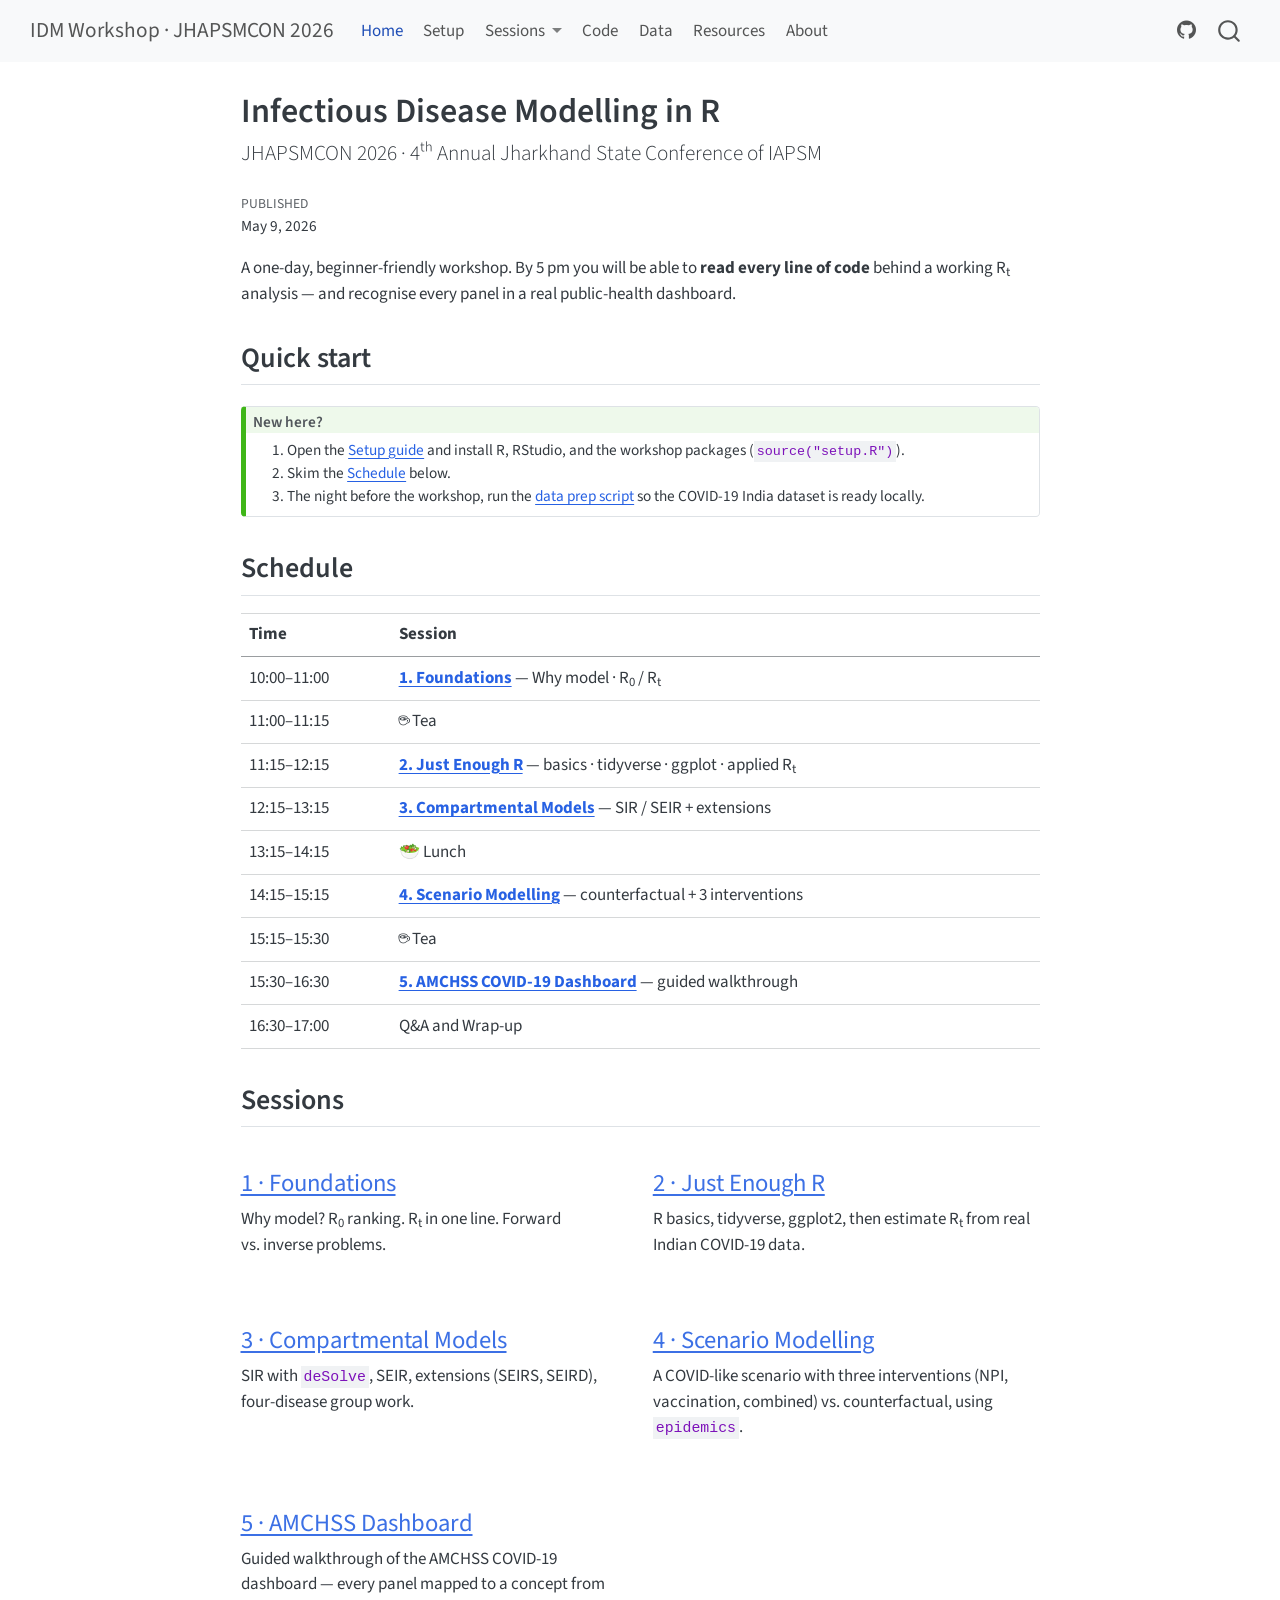
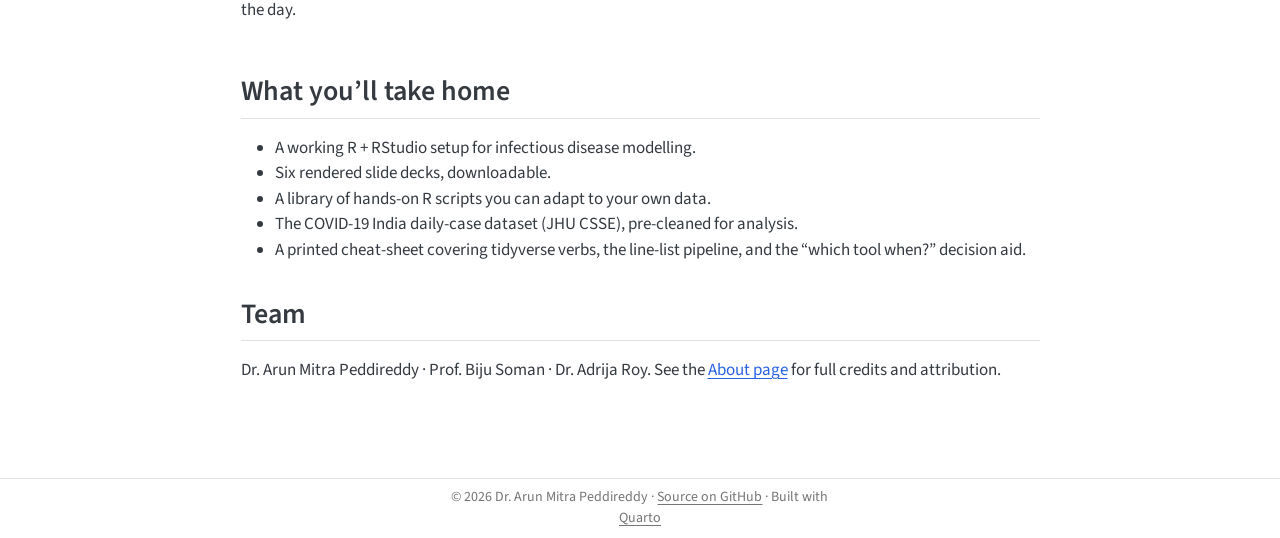
<file: index.html>
<!DOCTYPE html>
<html xmlns="http://www.w3.org/1999/xhtml" lang="en" xml:lang="en"><head>

<meta charset="utf-8">
<meta name="generator" content="quarto-1.9.37">

<meta name="viewport" content="width=device-width, initial-scale=1.0, user-scalable=yes">

<meta name="dcterms.date" content="2026-05-09">

<title>Infectious Disease Modelling in R – IDM Workshop · JHAPSMCON 2026</title>
<style>
/* Default styles provided by pandoc.
** See https://pandoc.org/MANUAL.html#variables-for-html for config info.
*/
code{white-space: pre-wrap;}
span.smallcaps{font-variant: small-caps;}
div.columns{display: flex; gap: min(4vw, 1.5em);}
div.column{flex: auto; overflow-x: auto;}
div.hanging-indent{margin-left: 1.5em; text-indent: -1.5em;}
ul.task-list{list-style: none;}
ul.task-list li input[type="checkbox"] {
  width: 0.8em;
  margin: 0 0.8em 0.2em -1em; /* quarto-specific, see https://github.com/quarto-dev/quarto-cli/issues/4556 */ 
  vertical-align: middle;
}
</style>


<script src="site_libs/quarto-nav/quarto-nav.js"></script>
<script src="site_libs/clipboard/clipboard.min.js"></script>
<script src="site_libs/quarto-search/autocomplete.umd.js"></script>
<script src="site_libs/quarto-search/fuse.min.js"></script>
<script src="site_libs/quarto-search/quarto-search.js"></script>
<meta name="quarto:offset" content="./">
<script src="site_libs/quarto-html/quarto.js" type="module"></script>
<script src="site_libs/quarto-html/tabsets/tabsets.js" type="module"></script>
<script src="site_libs/quarto-html/popper.min.js"></script>
<script src="site_libs/quarto-html/tippy.umd.min.js"></script>
<script src="site_libs/quarto-html/anchor.min.js"></script>
<link href="site_libs/quarto-html/tippy.css" rel="stylesheet">
<link href="site_libs/quarto-html/quarto-syntax-highlighting-acf12a64177840b8d86f2d4f01b2e9fb.css" rel="stylesheet" id="quarto-text-highlighting-styles">
<script src="site_libs/bootstrap/bootstrap.min.js"></script>
<link href="site_libs/bootstrap/bootstrap-icons.css" rel="stylesheet">
<link href="site_libs/bootstrap/bootstrap-474a1669f7525684f62e3b4b91c296c1.min.css" rel="stylesheet" append-hash="true" id="quarto-bootstrap" data-mode="light">
<script id="quarto-search-options" type="application/json">{
  "location": "navbar",
  "copy-button": false,
  "collapse-after": 3,
  "panel-placement": "end",
  "type": "overlay",
  "limit": 50,
  "keyboard-shortcut": [
    "f",
    "/",
    "s"
  ],
  "language": {
    "search-no-results-text": "No results",
    "search-matching-documents-text": "matching documents",
    "search-copy-link-title": "Copy link to search",
    "search-hide-matches-text": "Hide additional matches",
    "search-more-match-text": "more match in this document",
    "search-more-matches-text": "more matches in this document",
    "search-clear-button-title": "Clear",
    "search-text-placeholder": "",
    "search-detached-cancel-button-title": "Cancel",
    "search-submit-button-title": "Submit",
    "search-label": "Search"
  }
}</script>
<style>html{ scroll-behavior: smooth; }</style>


</head>

<body class="nav-fixed fullcontent quarto-light">

<div id="quarto-search-results"></div>
  <header id="quarto-header" class="headroom fixed-top">
    <nav class="navbar navbar-expand-lg " data-bs-theme="dark">
      <div class="navbar-container container-fluid">
      <div class="navbar-brand-container mx-auto">
    <a class="navbar-brand" href="./index.html">
    <span class="navbar-title">IDM Workshop · JHAPSMCON 2026</span>
    </a>
  </div>
            <div id="quarto-search" class="" title="Search"></div>
          <button class="navbar-toggler" type="button" data-bs-toggle="collapse" data-bs-target="#navbarCollapse" aria-controls="navbarCollapse" role="menu" aria-expanded="false" aria-label="Toggle navigation" onclick="if (window.quartoToggleHeadroom) { window.quartoToggleHeadroom(); }">
  <span class="navbar-toggler-icon"></span>
</button>
          <div class="collapse navbar-collapse" id="navbarCollapse">
            <ul class="navbar-nav navbar-nav-scroll me-auto">
  <li class="nav-item">
    <a class="nav-link active" href="./index.html" aria-current="page"> 
<span class="menu-text">Home</span></a>
  </li>  
  <li class="nav-item">
    <a class="nav-link" href="./setup.html"> 
<span class="menu-text">Setup</span></a>
  </li>  
  <li class="nav-item dropdown ">
    <a class="nav-link dropdown-toggle" href="#" id="nav-menu-sessions" role="link" data-bs-toggle="dropdown" aria-expanded="false">
 <span class="menu-text">Sessions</span>
    </a>
    <ul class="dropdown-menu" aria-labelledby="nav-menu-sessions">    
        <li>
    <a class="dropdown-item" href="./01_foundations.html">
 <span class="dropdown-text">1 · Foundations</span></a>
  </li>  
        <li>
    <a class="dropdown-item" href="./02_just_enough_r.html">
 <span class="dropdown-text">2 · Just Enough R</span></a>
  </li>  
        <li>
    <a class="dropdown-item" href="./03_compartmental_models.html">
 <span class="dropdown-text">3 · Compartmental Models</span></a>
  </li>  
        <li>
    <a class="dropdown-item" href="./04_scenario_modelling.html">
 <span class="dropdown-text">4 · Scenario Modelling</span></a>
  </li>  
        <li>
    <a class="dropdown-item" href="./05_dashboard.html">
 <span class="dropdown-text">5 · AMCHSS Dashboard</span></a>
  </li>  
    </ul>
  </li>
  <li class="nav-item">
    <a class="nav-link" href="./code.html"> 
<span class="menu-text">Code</span></a>
  </li>  
  <li class="nav-item">
    <a class="nav-link" href="./dataset.html"> 
<span class="menu-text">Data</span></a>
  </li>  
  <li class="nav-item">
    <a class="nav-link" href="./resources.html"> 
<span class="menu-text">Resources</span></a>
  </li>  
  <li class="nav-item">
    <a class="nav-link" href="./about.html"> 
<span class="menu-text">About</span></a>
  </li>  
</ul>
            <ul class="navbar-nav navbar-nav-scroll ms-auto">
  <li class="nav-item compact">
    <a class="nav-link" href="https://github.com/drarunmitra/idm-jhapsmcon-2026"> <i class="bi bi-github" role="img" aria-label="Source on GitHub">
</i> 
<span class="menu-text"></span></a>
  </li>  
</ul>
          </div> <!-- /navcollapse -->
            <div class="quarto-navbar-tools">
</div>
      </div> <!-- /container-fluid -->
    </nav>
</header>
<!-- content -->
<div id="quarto-content" class="quarto-container page-columns page-rows-contents page-layout-article page-navbar">
<!-- sidebar -->
<!-- margin-sidebar -->
    
<!-- main -->
<main class="content" id="quarto-document-content">

<header id="title-block-header" class="quarto-title-block default">
<div class="quarto-title">
<h1 class="title">Infectious Disease Modelling in R</h1>
<p class="subtitle lead">JHAPSMCON 2026 · 4ᵗʰ Annual Jharkhand State Conference of IAPSM</p>
</div>



<div class="quarto-title-meta">

    
    <div>
    <div class="quarto-title-meta-heading">Published</div>
    <div class="quarto-title-meta-contents">
      <p class="date">May 9, 2026</p>
    </div>
  </div>
  
    
  </div>
  


</header>


<p>A one-day, beginner-friendly workshop. By 5 pm you will be able to <strong>read every line of code</strong> behind a working R<sub>t</sub> analysis — and recognise every panel in a real public-health dashboard.</p>
<section id="quick-start" class="level2 unnumbered">
<h2 class="unnumbered anchored" data-anchor-id="quick-start">Quick start</h2>
<div class="callout callout-style-default callout-tip no-icon callout-titled">
<div class="callout-header d-flex align-content-center">
<div class="callout-icon-container">
<i class="callout-icon no-icon"></i>
</div>
<div class="callout-title-container flex-fill">
<span class="screen-reader-only">Tip</span>New here?
</div>
</div>
<div class="callout-body-container callout-body">
<ol type="1">
<li>Open the <strong><a href="./setup.html">Setup guide</a></strong> and install R, RStudio, and the workshop packages (<code>source("setup.R")</code>).</li>
<li>Skim the <strong><a href="#schedule">Schedule</a></strong> below.</li>
<li>The night before the workshop, run the <a href="./dataset.html">data prep script</a> so the COVID-19 India dataset is ready locally.</li>
</ol>
</div>
</div>
</section>
<section id="schedule" class="level2">
<h2 class="anchored" data-anchor-id="schedule">Schedule</h2>
<table class="caption-top table">
<thead>
<tr class="header">
<th>Time</th>
<th>Session</th>
</tr>
</thead>
<tbody>
<tr class="odd">
<td>10:00–11:00</td>
<td><a href="./01_foundations.html"><strong>1. Foundations</strong></a> — Why model · R<sub>0</sub> / R<sub>t</sub></td>
</tr>
<tr class="even">
<td>11:00–11:15</td>
<td>☕ Tea</td>
</tr>
<tr class="odd">
<td>11:15–12:15</td>
<td><a href="./02_just_enough_r.html"><strong>2. Just Enough R</strong></a> — basics · tidyverse · ggplot · applied R<sub>t</sub></td>
</tr>
<tr class="even">
<td>12:15–13:15</td>
<td><a href="./03_compartmental_models.html"><strong>3. Compartmental Models</strong></a> — SIR / SEIR + extensions</td>
</tr>
<tr class="odd">
<td>13:15–14:15</td>
<td>🥗 Lunch</td>
</tr>
<tr class="even">
<td>14:15–15:15</td>
<td><a href="./04_scenario_modelling.html"><strong>4. Scenario Modelling</strong></a> — counterfactual + 3 interventions</td>
</tr>
<tr class="odd">
<td>15:15–15:30</td>
<td>☕ Tea</td>
</tr>
<tr class="even">
<td>15:30–16:30</td>
<td><a href="./05_dashboard.html"><strong>5. AMCHSS COVID-19 Dashboard</strong></a> — guided walkthrough</td>
</tr>
<tr class="odd">
<td>16:30–17:00</td>
<td>Q&amp;A and Wrap-up</td>
</tr>
</tbody>
</table>
</section>
<section id="sessions" class="level2">
<h2 class="anchored" data-anchor-id="sessions">Sessions</h2>
<div class="grid">
<section id="foundations" class="level3 g-col-12 g-col-md-6">
<h3 class="anchored" data-anchor-id="foundations"><a href="./01_foundations.html">1 · Foundations</a></h3>
<p>Why model? R<sub>0</sub> ranking. R<sub>t</sub> in one line. Forward vs.&nbsp;inverse problems.</p>
</section>
<section id="just-enough-r" class="level3 g-col-12 g-col-md-6">
<h3 class="anchored" data-anchor-id="just-enough-r"><a href="./02_just_enough_r.html">2 · Just Enough R</a></h3>
<p>R basics, tidyverse, ggplot2, then estimate R<sub>t</sub> from real Indian COVID-19 data.</p>
</section>
<section id="compartmental-models" class="level3 g-col-12 g-col-md-6">
<h3 class="anchored" data-anchor-id="compartmental-models"><a href="./03_compartmental_models.html">3 · Compartmental Models</a></h3>
<p>SIR with <code>deSolve</code>, SEIR, extensions (SEIRS, SEIRD), four-disease group work.</p>
</section>
<section id="scenario-modelling" class="level3 g-col-12 g-col-md-6">
<h3 class="anchored" data-anchor-id="scenario-modelling"><a href="./04_scenario_modelling.html">4 · Scenario Modelling</a></h3>
<p>A COVID-like scenario with three interventions (NPI, vaccination, combined) vs.&nbsp;counterfactual, using <code>epidemics</code>.</p>
</section>
<section id="amchss-dashboard" class="level3 g-col-12 g-col-md-6">
<h3 class="anchored" data-anchor-id="amchss-dashboard"><a href="./05_dashboard.html">5 · AMCHSS Dashboard</a></h3>
<p>Guided walkthrough of the AMCHSS COVID-19 dashboard — every panel mapped to a concept from the day.</p>
</section>
</div>
</section>
<section id="what-youll-take-home" class="level2">
<h2 class="anchored" data-anchor-id="what-youll-take-home">What you’ll take home</h2>
<ul>
<li>A working R + RStudio setup for infectious disease modelling.</li>
<li>Six rendered slide decks, downloadable.</li>
<li>A library of hands-on R scripts you can adapt to your own data.</li>
<li>The COVID-19 India daily-case dataset (JHU CSSE), pre-cleaned for analysis.</li>
<li>A printed cheat-sheet covering tidyverse verbs, the line-list pipeline, and the “which tool when?” decision aid.</li>
</ul>
</section>
<section id="team" class="level2">
<h2 class="anchored" data-anchor-id="team">Team</h2>
<p>Dr.&nbsp;Arun Mitra Peddireddy · Prof.&nbsp;Biju Soman · Dr.&nbsp;Adrija Roy. See the <a href="./about.html">About page</a> for full credits and attribution.</p>


</section>

<a onclick="window.scrollTo(0, 0); return false;" role="button" id="quarto-back-to-top"><i class="bi bi-arrow-up"></i> Back to top</a></main> <!-- /main -->
<script id="quarto-html-after-body" type="application/javascript">
  window.document.addEventListener("DOMContentLoaded", function (event) {
    const icon = "";
    const anchorJS = new window.AnchorJS();
    anchorJS.options = {
      placement: 'right',
      icon: icon
    };
    anchorJS.add('.anchored');
    const isCodeAnnotation = (el) => {
      for (const clz of el.classList) {
        if (clz.startsWith('code-annotation-')) {                     
          return true;
        }
      }
      return false;
    }
    const onCopySuccess = function(e) {
      // button target
      const button = e.trigger;
      // don't keep focus
      button.blur();
      // flash "checked"
      button.classList.add('code-copy-button-checked');
      var currentTitle = button.getAttribute("title");
      button.setAttribute("title", "Copied!");
      let tooltip;
      if (window.bootstrap) {
        button.setAttribute("data-bs-toggle", "tooltip");
        button.setAttribute("data-bs-placement", "left");
        button.setAttribute("data-bs-title", "Copied!");
        tooltip = new bootstrap.Tooltip(button, 
          { trigger: "manual", 
            customClass: "code-copy-button-tooltip",
            offset: [0, -8]});
        tooltip.show();    
      }
      setTimeout(function() {
        if (tooltip) {
          tooltip.hide();
          button.removeAttribute("data-bs-title");
          button.removeAttribute("data-bs-toggle");
          button.removeAttribute("data-bs-placement");
        }
        button.setAttribute("title", currentTitle);
        button.classList.remove('code-copy-button-checked');
      }, 1000);
      // clear code selection
      e.clearSelection();
    }
    const getTextToCopy = function(trigger) {
      const outerScaffold = trigger.parentElement.cloneNode(true);
      const codeEl = outerScaffold.querySelector('code');
      for (const childEl of codeEl.children) {
        if (isCodeAnnotation(childEl)) {
          childEl.remove();
        }
      }
      return codeEl.innerText;
    }
    const clipboard = new window.ClipboardJS('.code-copy-button:not([data-in-quarto-modal])', {
      text: getTextToCopy
    });
    clipboard.on('success', onCopySuccess);
    if (window.document.getElementById('quarto-embedded-source-code-modal')) {
      const clipboardModal = new window.ClipboardJS('.code-copy-button[data-in-quarto-modal]', {
        text: getTextToCopy,
        container: window.document.getElementById('quarto-embedded-source-code-modal')
      });
      clipboardModal.on('success', onCopySuccess);
    }
      var localhostRegex = new RegExp(/^(?:http|https):\/\/localhost\:?[0-9]*\//);
      var mailtoRegex = new RegExp(/^mailto:/);
        var filterRegex = new RegExp("https:\/\/drarunmitra\.github\.io\/idm-jhapsmcon-2026\/");
      var isInternal = (href) => {
          return filterRegex.test(href) || localhostRegex.test(href) || mailtoRegex.test(href);
      }
      // Inspect non-navigation links and adorn them if external
     var links = window.document.querySelectorAll('a[href]:not(.nav-link):not(.navbar-brand):not(.toc-action):not(.sidebar-link):not(.sidebar-item-toggle):not(.pagination-link):not(.no-external):not([aria-hidden]):not(.dropdown-item):not(.quarto-navigation-tool):not(.about-link)');
      for (var i=0; i<links.length; i++) {
        const link = links[i];
        if (!isInternal(link.href)) {
          // undo the damage that might have been done by quarto-nav.js in the case of
          // links that we want to consider external
          if (link.dataset.originalHref !== undefined) {
            link.href = link.dataset.originalHref;
          }
            // target, if specified
            link.setAttribute("target", "_blank");
            if (link.getAttribute("rel") === null) {
              link.setAttribute("rel", "noopener");
            }
        }
      }
    function tippyHover(el, contentFn, onTriggerFn, onUntriggerFn) {
      const config = {
        allowHTML: true,
        maxWidth: 500,
        delay: 100,
        arrow: false,
        appendTo: function(el) {
            return el.parentElement;
        },
        interactive: true,
        interactiveBorder: 10,
        theme: 'quarto',
        placement: 'bottom-start',
      };
      if (contentFn) {
        config.content = contentFn;
      }
      if (onTriggerFn) {
        config.onTrigger = onTriggerFn;
      }
      if (onUntriggerFn) {
        config.onUntrigger = onUntriggerFn;
      }
      window.tippy(el, config); 
    }
    const noterefs = window.document.querySelectorAll('a[role="doc-noteref"]');
    for (var i=0; i<noterefs.length; i++) {
      const ref = noterefs[i];
      tippyHover(ref, function() {
        // use id or data attribute instead here
        let href = ref.getAttribute('data-footnote-href') || ref.getAttribute('href');
        try { href = new URL(href).hash; } catch {}
        const id = href.replace(/^#\/?/, "");
        const note = window.document.getElementById(id);
        if (note) {
          return note.innerHTML;
        } else {
          return "";
        }
      });
    }
    const xrefs = window.document.querySelectorAll('a.quarto-xref');
    const processXRef = (id, note) => {
      // Strip column container classes
      const stripColumnClz = (el) => {
        el.classList.remove("page-full", "page-columns");
        if (el.children) {
          for (const child of el.children) {
            stripColumnClz(child);
          }
        }
      }
      stripColumnClz(note)
      if (id === null || id.startsWith('sec-')) {
        // Special case sections, only their first couple elements
        const container = document.createElement("div");
        if (note.children && note.children.length > 2) {
          container.appendChild(note.children[0].cloneNode(true));
          for (let i = 1; i < note.children.length; i++) {
            const child = note.children[i];
            if (child.tagName === "P" && child.innerText === "") {
              continue;
            } else {
              container.appendChild(child.cloneNode(true));
              break;
            }
          }
          if (window.Quarto?.typesetMath) {
            window.Quarto.typesetMath(container);
          }
          return container.innerHTML
        } else {
          if (window.Quarto?.typesetMath) {
            window.Quarto.typesetMath(note);
          }
          return note.innerHTML;
        }
      } else {
        // Remove any anchor links if they are present
        const anchorLink = note.querySelector('a.anchorjs-link');
        if (anchorLink) {
          anchorLink.remove();
        }
        if (window.Quarto?.typesetMath) {
          window.Quarto.typesetMath(note);
        }
        if (note.classList.contains("callout")) {
          return note.outerHTML;
        } else {
          return note.innerHTML;
        }
      }
    }
    for (var i=0; i<xrefs.length; i++) {
      const xref = xrefs[i];
      tippyHover(xref, undefined, function(instance) {
        instance.disable();
        let url = xref.getAttribute('href');
        let hash = undefined; 
        if (url.startsWith('#')) {
          hash = url;
        } else {
          try { hash = new URL(url).hash; } catch {}
        }
        if (hash) {
          const id = hash.replace(/^#\/?/, "");
          const note = window.document.getElementById(id);
          if (note !== null) {
            try {
              const html = processXRef(id, note.cloneNode(true));
              instance.setContent(html);
            } finally {
              instance.enable();
              instance.show();
            }
          } else {
            // See if we can fetch this
            fetch(url.split('#')[0])
            .then(res => res.text())
            .then(html => {
              const parser = new DOMParser();
              const htmlDoc = parser.parseFromString(html, "text/html");
              const note = htmlDoc.getElementById(id);
              if (note !== null) {
                const html = processXRef(id, note);
                instance.setContent(html);
              } 
            }).finally(() => {
              instance.enable();
              instance.show();
            });
          }
        } else {
          // See if we can fetch a full url (with no hash to target)
          // This is a special case and we should probably do some content thinning / targeting
          fetch(url)
          .then(res => res.text())
          .then(html => {
            const parser = new DOMParser();
            const htmlDoc = parser.parseFromString(html, "text/html");
            const note = htmlDoc.querySelector('main.content');
            if (note !== null) {
              // This should only happen for chapter cross references
              // (since there is no id in the URL)
              // remove the first header
              if (note.children.length > 0 && note.children[0].tagName === "HEADER") {
                note.children[0].remove();
              }
              const html = processXRef(null, note);
              instance.setContent(html);
            } 
          }).finally(() => {
            instance.enable();
            instance.show();
          });
        }
      }, function(instance) {
      });
    }
        let selectedAnnoteEl;
        const selectorForAnnotation = ( cell, annotation) => {
          let cellAttr = 'data-code-cell="' + cell + '"';
          let lineAttr = 'data-code-annotation="' +  annotation + '"';
          const selector = 'span[' + cellAttr + '][' + lineAttr + ']';
          return selector;
        }
        const selectCodeLines = (annoteEl) => {
          const doc = window.document;
          const targetCell = annoteEl.getAttribute("data-target-cell");
          const targetAnnotation = annoteEl.getAttribute("data-target-annotation");
          const annoteSpan = window.document.querySelector(selectorForAnnotation(targetCell, targetAnnotation));
          const lines = annoteSpan.getAttribute("data-code-lines").split(",");
          const lineIds = lines.map((line) => {
            return targetCell + "-" + line;
          })
          let top = null;
          let height = null;
          let parent = null;
          if (lineIds.length > 0) {
              //compute the position of the single el (top and bottom and make a div)
              const el = window.document.getElementById(lineIds[0]);
              top = el.offsetTop;
              height = el.offsetHeight;
              parent = el.parentElement.parentElement;
            if (lineIds.length > 1) {
              const lastEl = window.document.getElementById(lineIds[lineIds.length - 1]);
              const bottom = lastEl.offsetTop + lastEl.offsetHeight;
              height = bottom - top;
            }
            if (top !== null && height !== null && parent !== null) {
              // cook up a div (if necessary) and position it 
              let div = window.document.getElementById("code-annotation-line-highlight");
              if (div === null) {
                div = window.document.createElement("div");
                div.setAttribute("id", "code-annotation-line-highlight");
                div.style.position = 'absolute';
                parent.appendChild(div);
              }
              div.style.top = top - 2 + "px";
              div.style.height = height + 4 + "px";
              div.style.left = 0;
              let gutterDiv = window.document.getElementById("code-annotation-line-highlight-gutter");
              if (gutterDiv === null) {
                gutterDiv = window.document.createElement("div");
                gutterDiv.setAttribute("id", "code-annotation-line-highlight-gutter");
                gutterDiv.style.position = 'absolute';
                const codeCell = window.document.getElementById(targetCell);
                const gutter = codeCell.querySelector('.code-annotation-gutter');
                gutter.appendChild(gutterDiv);
              }
              gutterDiv.style.top = top - 2 + "px";
              gutterDiv.style.height = height + 4 + "px";
            }
            selectedAnnoteEl = annoteEl;
          }
        };
        const unselectCodeLines = () => {
          const elementsIds = ["code-annotation-line-highlight", "code-annotation-line-highlight-gutter"];
          elementsIds.forEach((elId) => {
            const div = window.document.getElementById(elId);
            if (div) {
              div.remove();
            }
          });
          selectedAnnoteEl = undefined;
        };
          // Handle positioning of the toggle
      window.addEventListener(
        "resize",
        throttle(() => {
          elRect = undefined;
          if (selectedAnnoteEl) {
            selectCodeLines(selectedAnnoteEl);
          }
        }, 10)
      );
      function throttle(fn, ms) {
      let throttle = false;
      let timer;
        return (...args) => {
          if(!throttle) { // first call gets through
              fn.apply(this, args);
              throttle = true;
          } else { // all the others get throttled
              if(timer) clearTimeout(timer); // cancel #2
              timer = setTimeout(() => {
                fn.apply(this, args);
                timer = throttle = false;
              }, ms);
          }
        };
      }
        // Attach click handler to the DT
        const annoteDls = window.document.querySelectorAll('dt[data-target-cell]');
        for (const annoteDlNode of annoteDls) {
          annoteDlNode.addEventListener('click', (event) => {
            const clickedEl = event.target;
            if (clickedEl !== selectedAnnoteEl) {
              unselectCodeLines();
              const activeEl = window.document.querySelector('dt[data-target-cell].code-annotation-active');
              if (activeEl) {
                activeEl.classList.remove('code-annotation-active');
              }
              selectCodeLines(clickedEl);
              clickedEl.classList.add('code-annotation-active');
            } else {
              // Unselect the line
              unselectCodeLines();
              clickedEl.classList.remove('code-annotation-active');
            }
          });
        }
    const findCites = (el) => {
      const parentEl = el.parentElement;
      if (parentEl) {
        const cites = parentEl.dataset.cites;
        if (cites) {
          return {
            el,
            cites: cites.split(' ')
          };
        } else {
          return findCites(el.parentElement)
        }
      } else {
        return undefined;
      }
    };
    var bibliorefs = window.document.querySelectorAll('a[role="doc-biblioref"]');
    for (var i=0; i<bibliorefs.length; i++) {
      const ref = bibliorefs[i];
      const citeInfo = findCites(ref);
      if (citeInfo) {
        tippyHover(citeInfo.el, function() {
          var popup = window.document.createElement('div');
          citeInfo.cites.forEach(function(cite) {
            var citeDiv = window.document.createElement('div');
            citeDiv.classList.add('hanging-indent');
            citeDiv.classList.add('csl-entry');
            var biblioDiv = window.document.getElementById('ref-' + cite);
            if (biblioDiv) {
              citeDiv.innerHTML = biblioDiv.innerHTML;
            }
            popup.appendChild(citeDiv);
          });
          return popup.innerHTML;
        });
      }
    }
  });
  </script>
</div> <!-- /content -->
<footer class="footer">
  <div class="nav-footer">
    <div class="nav-footer-left">
      &nbsp;
    </div>   
    <div class="nav-footer-center">
<p>© 2026 Dr.&nbsp;Arun Mitra Peddireddy · <a href="https://github.com/drarunmitra/idm-jhapsmcon-2026">Source on GitHub</a> · Built with <a href="https://quarto.org">Quarto</a></p>
</div>
    <div class="nav-footer-right">
      &nbsp;
    </div>
  </div>
</footer>




<script src="site_libs/quarto-html/zenscroll-min.js"></script>
</body></html>
</file>
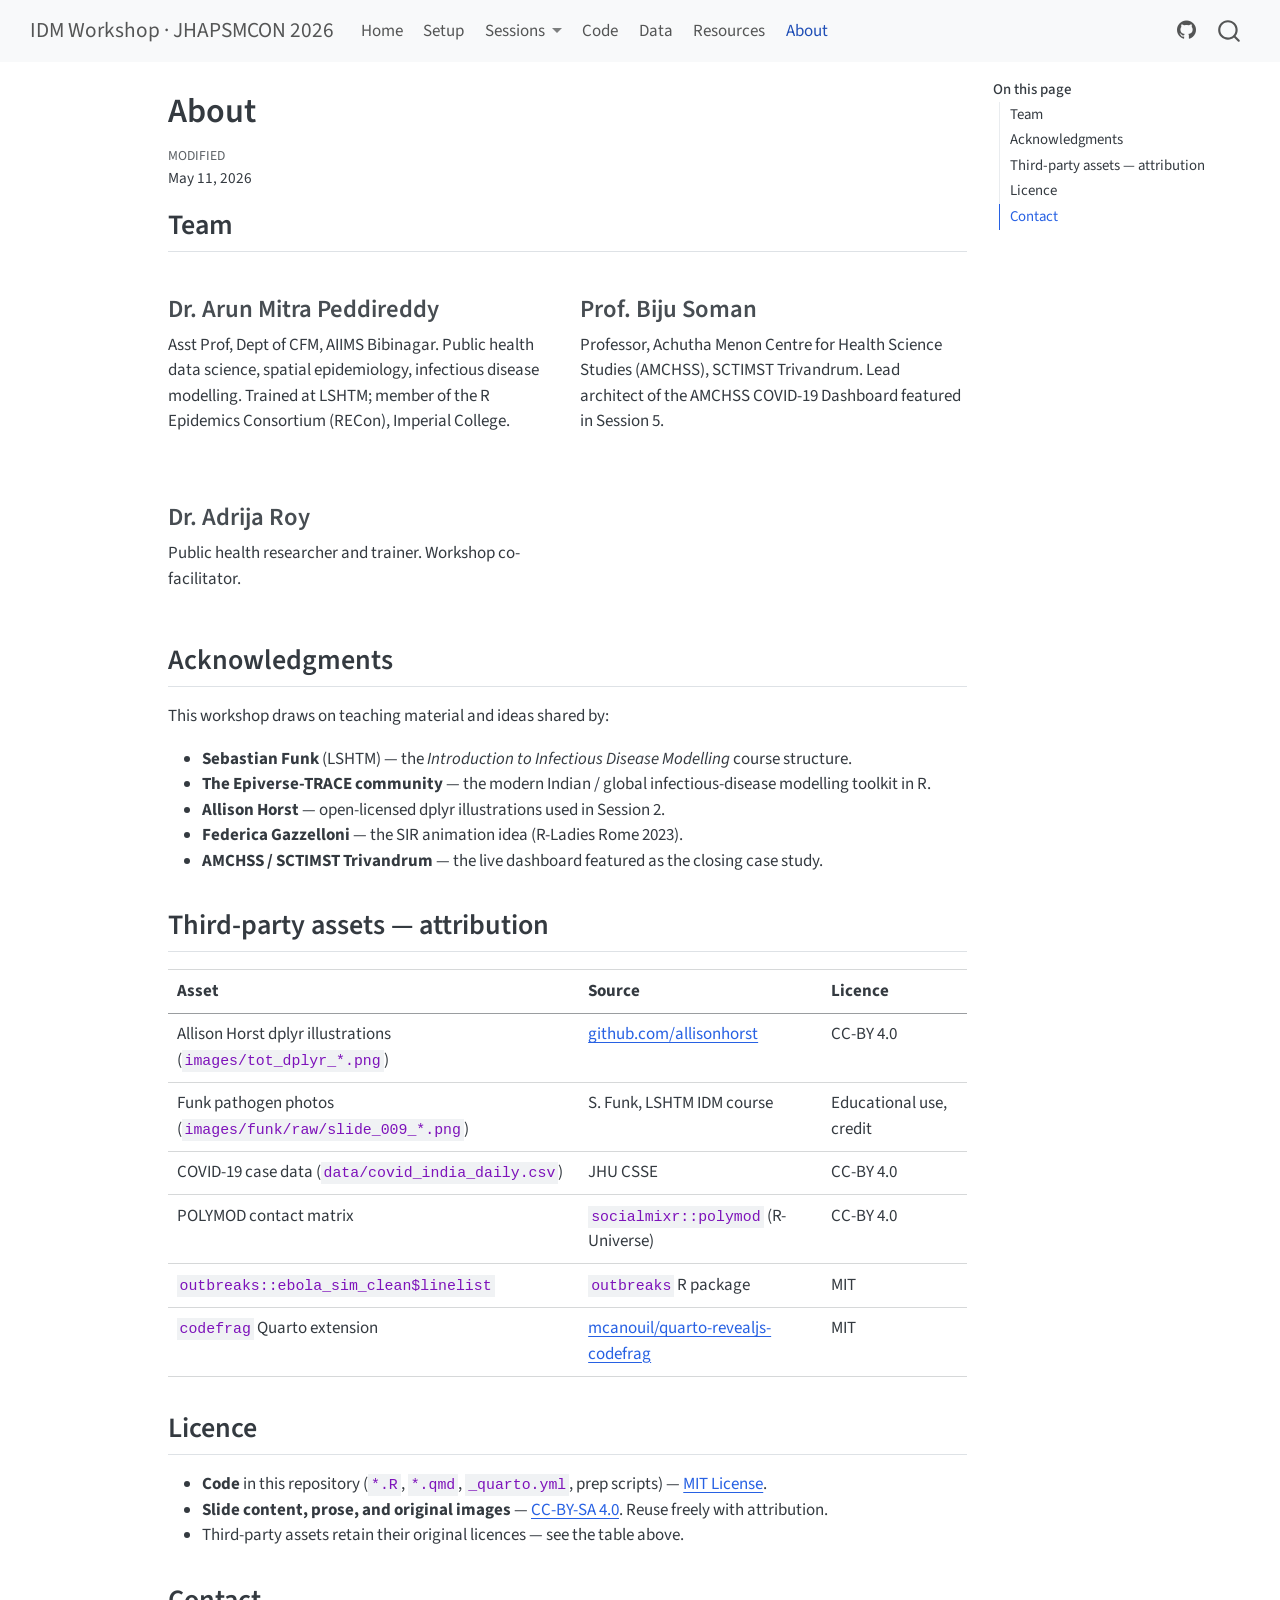
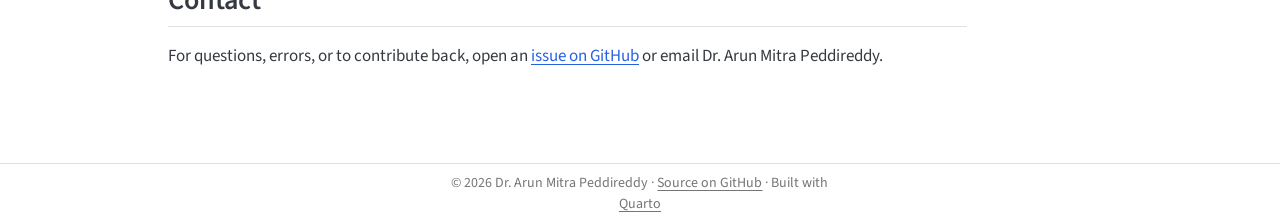
<file: about.html>
<!DOCTYPE html>
<html xmlns="http://www.w3.org/1999/xhtml" lang="en" xml:lang="en"><head>

<meta charset="utf-8">
<meta name="generator" content="quarto-1.9.37">

<meta name="viewport" content="width=device-width, initial-scale=1.0, user-scalable=yes">


<title>About – IDM Workshop · JHAPSMCON 2026</title>
<style>
/* Default styles provided by pandoc.
** See https://pandoc.org/MANUAL.html#variables-for-html for config info.
*/
code{white-space: pre-wrap;}
span.smallcaps{font-variant: small-caps;}
div.columns{display: flex; gap: min(4vw, 1.5em);}
div.column{flex: auto; overflow-x: auto;}
div.hanging-indent{margin-left: 1.5em; text-indent: -1.5em;}
ul.task-list{list-style: none;}
ul.task-list li input[type="checkbox"] {
  width: 0.8em;
  margin: 0 0.8em 0.2em -1em; /* quarto-specific, see https://github.com/quarto-dev/quarto-cli/issues/4556 */ 
  vertical-align: middle;
}
</style>


<script src="site_libs/quarto-nav/quarto-nav.js"></script>
<script src="site_libs/clipboard/clipboard.min.js"></script>
<script src="site_libs/quarto-search/autocomplete.umd.js"></script>
<script src="site_libs/quarto-search/fuse.min.js"></script>
<script src="site_libs/quarto-search/quarto-search.js"></script>
<meta name="quarto:offset" content="./">
<script src="site_libs/quarto-html/quarto.js" type="module"></script>
<script src="site_libs/quarto-html/tabsets/tabsets.js" type="module"></script>
<script src="site_libs/quarto-html/popper.min.js"></script>
<script src="site_libs/quarto-html/tippy.umd.min.js"></script>
<script src="site_libs/quarto-html/anchor.min.js"></script>
<link href="site_libs/quarto-html/tippy.css" rel="stylesheet">
<link href="site_libs/quarto-html/quarto-syntax-highlighting-acf12a64177840b8d86f2d4f01b2e9fb.css" rel="stylesheet" id="quarto-text-highlighting-styles">
<script src="site_libs/bootstrap/bootstrap.min.js"></script>
<link href="site_libs/bootstrap/bootstrap-icons.css" rel="stylesheet">
<link href="site_libs/bootstrap/bootstrap-474a1669f7525684f62e3b4b91c296c1.min.css" rel="stylesheet" append-hash="true" id="quarto-bootstrap" data-mode="light">
<script id="quarto-search-options" type="application/json">{
  "location": "navbar",
  "copy-button": false,
  "collapse-after": 3,
  "panel-placement": "end",
  "type": "overlay",
  "limit": 50,
  "keyboard-shortcut": [
    "f",
    "/",
    "s"
  ],
  "language": {
    "search-no-results-text": "No results",
    "search-matching-documents-text": "matching documents",
    "search-copy-link-title": "Copy link to search",
    "search-hide-matches-text": "Hide additional matches",
    "search-more-match-text": "more match in this document",
    "search-more-matches-text": "more matches in this document",
    "search-clear-button-title": "Clear",
    "search-text-placeholder": "",
    "search-detached-cancel-button-title": "Cancel",
    "search-submit-button-title": "Submit",
    "search-label": "Search"
  }
}</script>
<style>html{ scroll-behavior: smooth; }</style>


</head>

<body class="nav-fixed quarto-light">

<div id="quarto-search-results"></div>
  <header id="quarto-header" class="headroom fixed-top">
    <nav class="navbar navbar-expand-lg " data-bs-theme="dark">
      <div class="navbar-container container-fluid">
      <div class="navbar-brand-container mx-auto">
    <a class="navbar-brand" href="./index.html">
    <span class="navbar-title">IDM Workshop · JHAPSMCON 2026</span>
    </a>
  </div>
            <div id="quarto-search" class="" title="Search"></div>
          <button class="navbar-toggler" type="button" data-bs-toggle="collapse" data-bs-target="#navbarCollapse" aria-controls="navbarCollapse" role="menu" aria-expanded="false" aria-label="Toggle navigation" onclick="if (window.quartoToggleHeadroom) { window.quartoToggleHeadroom(); }">
  <span class="navbar-toggler-icon"></span>
</button>
          <div class="collapse navbar-collapse" id="navbarCollapse">
            <ul class="navbar-nav navbar-nav-scroll me-auto">
  <li class="nav-item">
    <a class="nav-link" href="./index.html"> 
<span class="menu-text">Home</span></a>
  </li>  
  <li class="nav-item">
    <a class="nav-link" href="./setup.html"> 
<span class="menu-text">Setup</span></a>
  </li>  
  <li class="nav-item dropdown ">
    <a class="nav-link dropdown-toggle" href="#" id="nav-menu-sessions" role="link" data-bs-toggle="dropdown" aria-expanded="false">
 <span class="menu-text">Sessions</span>
    </a>
    <ul class="dropdown-menu" aria-labelledby="nav-menu-sessions">    
        <li>
    <a class="dropdown-item" href="./01_foundations.html">
 <span class="dropdown-text">1 · Foundations</span></a>
  </li>  
        <li>
    <a class="dropdown-item" href="./02_just_enough_r.html">
 <span class="dropdown-text">2 · Just Enough R</span></a>
  </li>  
        <li>
    <a class="dropdown-item" href="./03_compartmental_models.html">
 <span class="dropdown-text">3 · Compartmental Models</span></a>
  </li>  
        <li>
    <a class="dropdown-item" href="./04_scenario_modelling.html">
 <span class="dropdown-text">4 · Scenario Modelling</span></a>
  </li>  
        <li>
    <a class="dropdown-item" href="./05_dashboard.html">
 <span class="dropdown-text">5 · AMCHSS Dashboard</span></a>
  </li>  
    </ul>
  </li>
  <li class="nav-item">
    <a class="nav-link" href="./code.html"> 
<span class="menu-text">Code</span></a>
  </li>  
  <li class="nav-item">
    <a class="nav-link" href="./dataset.html"> 
<span class="menu-text">Data</span></a>
  </li>  
  <li class="nav-item">
    <a class="nav-link" href="./resources.html"> 
<span class="menu-text">Resources</span></a>
  </li>  
  <li class="nav-item">
    <a class="nav-link active" href="./about.html" aria-current="page"> 
<span class="menu-text">About</span></a>
  </li>  
</ul>
            <ul class="navbar-nav navbar-nav-scroll ms-auto">
  <li class="nav-item compact">
    <a class="nav-link" href="https://github.com/drarunmitra/idm-jhapsmcon-2026"> <i class="bi bi-github" role="img" aria-label="Source on GitHub">
</i> 
<span class="menu-text"></span></a>
  </li>  
</ul>
          </div> <!-- /navcollapse -->
            <div class="quarto-navbar-tools">
</div>
      </div> <!-- /container-fluid -->
    </nav>
</header>
<!-- content -->
<div id="quarto-content" class="quarto-container page-columns page-rows-contents page-layout-article page-navbar">
<!-- sidebar -->
<!-- margin-sidebar -->
    <div id="quarto-margin-sidebar" class="sidebar margin-sidebar">
        <nav id="TOC" role="doc-toc" class="toc-active">
    <h2 id="toc-title">On this page</h2>
   
  <ul>
  <li><a href="#team" id="toc-team" class="nav-link active" data-scroll-target="#team">Team</a></li>
  <li><a href="#acknowledgments" id="toc-acknowledgments" class="nav-link" data-scroll-target="#acknowledgments">Acknowledgments</a></li>
  <li><a href="#third-party-assets-attribution" id="toc-third-party-assets-attribution" class="nav-link" data-scroll-target="#third-party-assets-attribution">Third-party assets — attribution</a></li>
  <li><a href="#licence" id="toc-licence" class="nav-link" data-scroll-target="#licence">Licence</a></li>
  <li><a href="#contact" id="toc-contact" class="nav-link" data-scroll-target="#contact">Contact</a></li>
  </ul>
</nav>
    </div>
<!-- main -->
<main class="content" id="quarto-document-content">

<header id="title-block-header" class="quarto-title-block default">
<div class="quarto-title">
<h1 class="title">About</h1>
</div>



<div class="quarto-title-meta">

    
  
    <div>
    <div class="quarto-title-meta-heading">Modified</div>
    <div class="quarto-title-meta-contents">
      <p class="date-modified">May 11, 2026</p>
    </div>
  </div>
    
  </div>
  


</header>


<section id="team" class="level2">
<h2 class="anchored" data-anchor-id="team">Team</h2>
<div class="grid">
<section id="dr.-arun-mitra-peddireddy" class="level3 g-col-12 g-col-md-6">
<h3 class="anchored" data-anchor-id="dr.-arun-mitra-peddireddy">Dr.&nbsp;Arun Mitra Peddireddy</h3>
<p>Asst Prof, Dept of CFM, AIIMS Bibinagar. Public health data science, spatial epidemiology, infectious disease modelling. Trained at LSHTM; member of the R Epidemics Consortium (RECon), Imperial College.</p>
</section>
<section id="prof.-biju-soman" class="level3 g-col-12 g-col-md-6">
<h3 class="anchored" data-anchor-id="prof.-biju-soman">Prof.&nbsp;Biju Soman</h3>
<p>Professor, Achutha Menon Centre for Health Science Studies (AMCHSS), SCTIMST Trivandrum. Lead architect of the AMCHSS COVID-19 Dashboard featured in Session 5.</p>
</section>
<section id="dr.-adrija-roy" class="level3 g-col-12 g-col-md-6">
<h3 class="anchored" data-anchor-id="dr.-adrija-roy">Dr.&nbsp;Adrija Roy</h3>
<p>Public health researcher and trainer. Workshop co-facilitator.</p>
</section>
</div>
</section>
<section id="acknowledgments" class="level2">
<h2 class="anchored" data-anchor-id="acknowledgments">Acknowledgments</h2>
<p>This workshop draws on teaching material and ideas shared by:</p>
<ul>
<li><strong>Sebastian Funk</strong> (LSHTM) — the <em>Introduction to Infectious Disease Modelling</em> course structure.</li>
<li><strong>The Epiverse-TRACE community</strong> — the modern Indian / global infectious-disease modelling toolkit in R.</li>
<li><strong>Allison Horst</strong> — open-licensed dplyr illustrations used in Session 2.</li>
<li><strong>Federica Gazzelloni</strong> — the SIR animation idea (R-Ladies Rome 2023).</li>
<li><strong>AMCHSS / SCTIMST Trivandrum</strong> — the live dashboard featured as the closing case study.</li>
</ul>
</section>
<section id="third-party-assets-attribution" class="level2">
<h2 class="anchored" data-anchor-id="third-party-assets-attribution">Third-party assets — attribution</h2>
<table class="caption-top table">
<thead>
<tr class="header">
<th>Asset</th>
<th>Source</th>
<th>Licence</th>
</tr>
</thead>
<tbody>
<tr class="odd">
<td>Allison Horst dplyr illustrations (<code>images/tot_dplyr_*.png</code>)</td>
<td><a href="https://github.com/allisonhorst/stats-illustrations">github.com/allisonhorst</a></td>
<td>CC-BY 4.0</td>
</tr>
<tr class="even">
<td>Funk pathogen photos (<code>images/funk/raw/slide_009_*.png</code>)</td>
<td>S. Funk, LSHTM IDM course</td>
<td>Educational use, credit</td>
</tr>
<tr class="odd">
<td>COVID-19 case data (<code>data/covid_india_daily.csv</code>)</td>
<td>JHU CSSE</td>
<td>CC-BY 4.0</td>
</tr>
<tr class="even">
<td>POLYMOD contact matrix</td>
<td><code>socialmixr::polymod</code> (R-Universe)</td>
<td>CC-BY 4.0</td>
</tr>
<tr class="odd">
<td><code>outbreaks::ebola_sim_clean$linelist</code></td>
<td><code>outbreaks</code> R package</td>
<td>MIT</td>
</tr>
<tr class="even">
<td><code>codefrag</code> Quarto extension</td>
<td><a href="https://github.com/mcanouil/quarto-revealjs-codefrag">mcanouil/quarto-revealjs-codefrag</a></td>
<td>MIT</td>
</tr>
</tbody>
</table>
</section>
<section id="licence" class="level2">
<h2 class="anchored" data-anchor-id="licence">Licence</h2>
<ul>
<li><strong>Code</strong> in this repository (<code>*.R</code>, <code>*.qmd</code>, <code>_quarto.yml</code>, prep scripts) — <a href="https://github.com/drarunmitra/idm-jhapsmcon-2026/blob/main/LICENSE">MIT License</a>.</li>
<li><strong>Slide content, prose, and original images</strong> — <a href="https://creativecommons.org/licenses/by-sa/4.0/">CC-BY-SA 4.0</a>. Reuse freely with attribution.</li>
<li>Third-party assets retain their original licences — see the table above.</li>
</ul>
</section>
<section id="contact" class="level2">
<h2 class="anchored" data-anchor-id="contact">Contact</h2>
<p>For questions, errors, or to contribute back, open an <a href="https://github.com/drarunmitra/idm-jhapsmcon-2026/issues">issue on GitHub</a> or email Dr.&nbsp;Arun Mitra Peddireddy.</p>


</section>

<a onclick="window.scrollTo(0, 0); return false;" role="button" id="quarto-back-to-top"><i class="bi bi-arrow-up"></i> Back to top</a></main> <!-- /main -->
<script id="quarto-html-after-body" type="application/javascript">
  window.document.addEventListener("DOMContentLoaded", function (event) {
    const icon = "";
    const anchorJS = new window.AnchorJS();
    anchorJS.options = {
      placement: 'right',
      icon: icon
    };
    anchorJS.add('.anchored');
    const isCodeAnnotation = (el) => {
      for (const clz of el.classList) {
        if (clz.startsWith('code-annotation-')) {                     
          return true;
        }
      }
      return false;
    }
    const onCopySuccess = function(e) {
      // button target
      const button = e.trigger;
      // don't keep focus
      button.blur();
      // flash "checked"
      button.classList.add('code-copy-button-checked');
      var currentTitle = button.getAttribute("title");
      button.setAttribute("title", "Copied!");
      let tooltip;
      if (window.bootstrap) {
        button.setAttribute("data-bs-toggle", "tooltip");
        button.setAttribute("data-bs-placement", "left");
        button.setAttribute("data-bs-title", "Copied!");
        tooltip = new bootstrap.Tooltip(button, 
          { trigger: "manual", 
            customClass: "code-copy-button-tooltip",
            offset: [0, -8]});
        tooltip.show();    
      }
      setTimeout(function() {
        if (tooltip) {
          tooltip.hide();
          button.removeAttribute("data-bs-title");
          button.removeAttribute("data-bs-toggle");
          button.removeAttribute("data-bs-placement");
        }
        button.setAttribute("title", currentTitle);
        button.classList.remove('code-copy-button-checked');
      }, 1000);
      // clear code selection
      e.clearSelection();
    }
    const getTextToCopy = function(trigger) {
      const outerScaffold = trigger.parentElement.cloneNode(true);
      const codeEl = outerScaffold.querySelector('code');
      for (const childEl of codeEl.children) {
        if (isCodeAnnotation(childEl)) {
          childEl.remove();
        }
      }
      return codeEl.innerText;
    }
    const clipboard = new window.ClipboardJS('.code-copy-button:not([data-in-quarto-modal])', {
      text: getTextToCopy
    });
    clipboard.on('success', onCopySuccess);
    if (window.document.getElementById('quarto-embedded-source-code-modal')) {
      const clipboardModal = new window.ClipboardJS('.code-copy-button[data-in-quarto-modal]', {
        text: getTextToCopy,
        container: window.document.getElementById('quarto-embedded-source-code-modal')
      });
      clipboardModal.on('success', onCopySuccess);
    }
      var localhostRegex = new RegExp(/^(?:http|https):\/\/localhost\:?[0-9]*\//);
      var mailtoRegex = new RegExp(/^mailto:/);
        var filterRegex = new RegExp("https:\/\/drarunmitra\.github\.io\/idm-jhapsmcon-2026\/");
      var isInternal = (href) => {
          return filterRegex.test(href) || localhostRegex.test(href) || mailtoRegex.test(href);
      }
      // Inspect non-navigation links and adorn them if external
     var links = window.document.querySelectorAll('a[href]:not(.nav-link):not(.navbar-brand):not(.toc-action):not(.sidebar-link):not(.sidebar-item-toggle):not(.pagination-link):not(.no-external):not([aria-hidden]):not(.dropdown-item):not(.quarto-navigation-tool):not(.about-link)');
      for (var i=0; i<links.length; i++) {
        const link = links[i];
        if (!isInternal(link.href)) {
          // undo the damage that might have been done by quarto-nav.js in the case of
          // links that we want to consider external
          if (link.dataset.originalHref !== undefined) {
            link.href = link.dataset.originalHref;
          }
            // target, if specified
            link.setAttribute("target", "_blank");
            if (link.getAttribute("rel") === null) {
              link.setAttribute("rel", "noopener");
            }
        }
      }
    function tippyHover(el, contentFn, onTriggerFn, onUntriggerFn) {
      const config = {
        allowHTML: true,
        maxWidth: 500,
        delay: 100,
        arrow: false,
        appendTo: function(el) {
            return el.parentElement;
        },
        interactive: true,
        interactiveBorder: 10,
        theme: 'quarto',
        placement: 'bottom-start',
      };
      if (contentFn) {
        config.content = contentFn;
      }
      if (onTriggerFn) {
        config.onTrigger = onTriggerFn;
      }
      if (onUntriggerFn) {
        config.onUntrigger = onUntriggerFn;
      }
      window.tippy(el, config); 
    }
    const noterefs = window.document.querySelectorAll('a[role="doc-noteref"]');
    for (var i=0; i<noterefs.length; i++) {
      const ref = noterefs[i];
      tippyHover(ref, function() {
        // use id or data attribute instead here
        let href = ref.getAttribute('data-footnote-href') || ref.getAttribute('href');
        try { href = new URL(href).hash; } catch {}
        const id = href.replace(/^#\/?/, "");
        const note = window.document.getElementById(id);
        if (note) {
          return note.innerHTML;
        } else {
          return "";
        }
      });
    }
    const xrefs = window.document.querySelectorAll('a.quarto-xref');
    const processXRef = (id, note) => {
      // Strip column container classes
      const stripColumnClz = (el) => {
        el.classList.remove("page-full", "page-columns");
        if (el.children) {
          for (const child of el.children) {
            stripColumnClz(child);
          }
        }
      }
      stripColumnClz(note)
      if (id === null || id.startsWith('sec-')) {
        // Special case sections, only their first couple elements
        const container = document.createElement("div");
        if (note.children && note.children.length > 2) {
          container.appendChild(note.children[0].cloneNode(true));
          for (let i = 1; i < note.children.length; i++) {
            const child = note.children[i];
            if (child.tagName === "P" && child.innerText === "") {
              continue;
            } else {
              container.appendChild(child.cloneNode(true));
              break;
            }
          }
          if (window.Quarto?.typesetMath) {
            window.Quarto.typesetMath(container);
          }
          return container.innerHTML
        } else {
          if (window.Quarto?.typesetMath) {
            window.Quarto.typesetMath(note);
          }
          return note.innerHTML;
        }
      } else {
        // Remove any anchor links if they are present
        const anchorLink = note.querySelector('a.anchorjs-link');
        if (anchorLink) {
          anchorLink.remove();
        }
        if (window.Quarto?.typesetMath) {
          window.Quarto.typesetMath(note);
        }
        if (note.classList.contains("callout")) {
          return note.outerHTML;
        } else {
          return note.innerHTML;
        }
      }
    }
    for (var i=0; i<xrefs.length; i++) {
      const xref = xrefs[i];
      tippyHover(xref, undefined, function(instance) {
        instance.disable();
        let url = xref.getAttribute('href');
        let hash = undefined; 
        if (url.startsWith('#')) {
          hash = url;
        } else {
          try { hash = new URL(url).hash; } catch {}
        }
        if (hash) {
          const id = hash.replace(/^#\/?/, "");
          const note = window.document.getElementById(id);
          if (note !== null) {
            try {
              const html = processXRef(id, note.cloneNode(true));
              instance.setContent(html);
            } finally {
              instance.enable();
              instance.show();
            }
          } else {
            // See if we can fetch this
            fetch(url.split('#')[0])
            .then(res => res.text())
            .then(html => {
              const parser = new DOMParser();
              const htmlDoc = parser.parseFromString(html, "text/html");
              const note = htmlDoc.getElementById(id);
              if (note !== null) {
                const html = processXRef(id, note);
                instance.setContent(html);
              } 
            }).finally(() => {
              instance.enable();
              instance.show();
            });
          }
        } else {
          // See if we can fetch a full url (with no hash to target)
          // This is a special case and we should probably do some content thinning / targeting
          fetch(url)
          .then(res => res.text())
          .then(html => {
            const parser = new DOMParser();
            const htmlDoc = parser.parseFromString(html, "text/html");
            const note = htmlDoc.querySelector('main.content');
            if (note !== null) {
              // This should only happen for chapter cross references
              // (since there is no id in the URL)
              // remove the first header
              if (note.children.length > 0 && note.children[0].tagName === "HEADER") {
                note.children[0].remove();
              }
              const html = processXRef(null, note);
              instance.setContent(html);
            } 
          }).finally(() => {
            instance.enable();
            instance.show();
          });
        }
      }, function(instance) {
      });
    }
        let selectedAnnoteEl;
        const selectorForAnnotation = ( cell, annotation) => {
          let cellAttr = 'data-code-cell="' + cell + '"';
          let lineAttr = 'data-code-annotation="' +  annotation + '"';
          const selector = 'span[' + cellAttr + '][' + lineAttr + ']';
          return selector;
        }
        const selectCodeLines = (annoteEl) => {
          const doc = window.document;
          const targetCell = annoteEl.getAttribute("data-target-cell");
          const targetAnnotation = annoteEl.getAttribute("data-target-annotation");
          const annoteSpan = window.document.querySelector(selectorForAnnotation(targetCell, targetAnnotation));
          const lines = annoteSpan.getAttribute("data-code-lines").split(",");
          const lineIds = lines.map((line) => {
            return targetCell + "-" + line;
          })
          let top = null;
          let height = null;
          let parent = null;
          if (lineIds.length > 0) {
              //compute the position of the single el (top and bottom and make a div)
              const el = window.document.getElementById(lineIds[0]);
              top = el.offsetTop;
              height = el.offsetHeight;
              parent = el.parentElement.parentElement;
            if (lineIds.length > 1) {
              const lastEl = window.document.getElementById(lineIds[lineIds.length - 1]);
              const bottom = lastEl.offsetTop + lastEl.offsetHeight;
              height = bottom - top;
            }
            if (top !== null && height !== null && parent !== null) {
              // cook up a div (if necessary) and position it 
              let div = window.document.getElementById("code-annotation-line-highlight");
              if (div === null) {
                div = window.document.createElement("div");
                div.setAttribute("id", "code-annotation-line-highlight");
                div.style.position = 'absolute';
                parent.appendChild(div);
              }
              div.style.top = top - 2 + "px";
              div.style.height = height + 4 + "px";
              div.style.left = 0;
              let gutterDiv = window.document.getElementById("code-annotation-line-highlight-gutter");
              if (gutterDiv === null) {
                gutterDiv = window.document.createElement("div");
                gutterDiv.setAttribute("id", "code-annotation-line-highlight-gutter");
                gutterDiv.style.position = 'absolute';
                const codeCell = window.document.getElementById(targetCell);
                const gutter = codeCell.querySelector('.code-annotation-gutter');
                gutter.appendChild(gutterDiv);
              }
              gutterDiv.style.top = top - 2 + "px";
              gutterDiv.style.height = height + 4 + "px";
            }
            selectedAnnoteEl = annoteEl;
          }
        };
        const unselectCodeLines = () => {
          const elementsIds = ["code-annotation-line-highlight", "code-annotation-line-highlight-gutter"];
          elementsIds.forEach((elId) => {
            const div = window.document.getElementById(elId);
            if (div) {
              div.remove();
            }
          });
          selectedAnnoteEl = undefined;
        };
          // Handle positioning of the toggle
      window.addEventListener(
        "resize",
        throttle(() => {
          elRect = undefined;
          if (selectedAnnoteEl) {
            selectCodeLines(selectedAnnoteEl);
          }
        }, 10)
      );
      function throttle(fn, ms) {
      let throttle = false;
      let timer;
        return (...args) => {
          if(!throttle) { // first call gets through
              fn.apply(this, args);
              throttle = true;
          } else { // all the others get throttled
              if(timer) clearTimeout(timer); // cancel #2
              timer = setTimeout(() => {
                fn.apply(this, args);
                timer = throttle = false;
              }, ms);
          }
        };
      }
        // Attach click handler to the DT
        const annoteDls = window.document.querySelectorAll('dt[data-target-cell]');
        for (const annoteDlNode of annoteDls) {
          annoteDlNode.addEventListener('click', (event) => {
            const clickedEl = event.target;
            if (clickedEl !== selectedAnnoteEl) {
              unselectCodeLines();
              const activeEl = window.document.querySelector('dt[data-target-cell].code-annotation-active');
              if (activeEl) {
                activeEl.classList.remove('code-annotation-active');
              }
              selectCodeLines(clickedEl);
              clickedEl.classList.add('code-annotation-active');
            } else {
              // Unselect the line
              unselectCodeLines();
              clickedEl.classList.remove('code-annotation-active');
            }
          });
        }
    const findCites = (el) => {
      const parentEl = el.parentElement;
      if (parentEl) {
        const cites = parentEl.dataset.cites;
        if (cites) {
          return {
            el,
            cites: cites.split(' ')
          };
        } else {
          return findCites(el.parentElement)
        }
      } else {
        return undefined;
      }
    };
    var bibliorefs = window.document.querySelectorAll('a[role="doc-biblioref"]');
    for (var i=0; i<bibliorefs.length; i++) {
      const ref = bibliorefs[i];
      const citeInfo = findCites(ref);
      if (citeInfo) {
        tippyHover(citeInfo.el, function() {
          var popup = window.document.createElement('div');
          citeInfo.cites.forEach(function(cite) {
            var citeDiv = window.document.createElement('div');
            citeDiv.classList.add('hanging-indent');
            citeDiv.classList.add('csl-entry');
            var biblioDiv = window.document.getElementById('ref-' + cite);
            if (biblioDiv) {
              citeDiv.innerHTML = biblioDiv.innerHTML;
            }
            popup.appendChild(citeDiv);
          });
          return popup.innerHTML;
        });
      }
    }
  });
  </script>
</div> <!-- /content -->
<footer class="footer">
  <div class="nav-footer">
    <div class="nav-footer-left">
      &nbsp;
    </div>   
    <div class="nav-footer-center">
<p>© 2026 Dr.&nbsp;Arun Mitra Peddireddy · <a href="https://github.com/drarunmitra/idm-jhapsmcon-2026">Source on GitHub</a> · Built with <a href="https://quarto.org">Quarto</a></p>
</div>
    <div class="nav-footer-right">
      &nbsp;
    </div>
  </div>
</footer>




<script src="site_libs/quarto-html/zenscroll-min.js"></script>
</body></html>
</file>
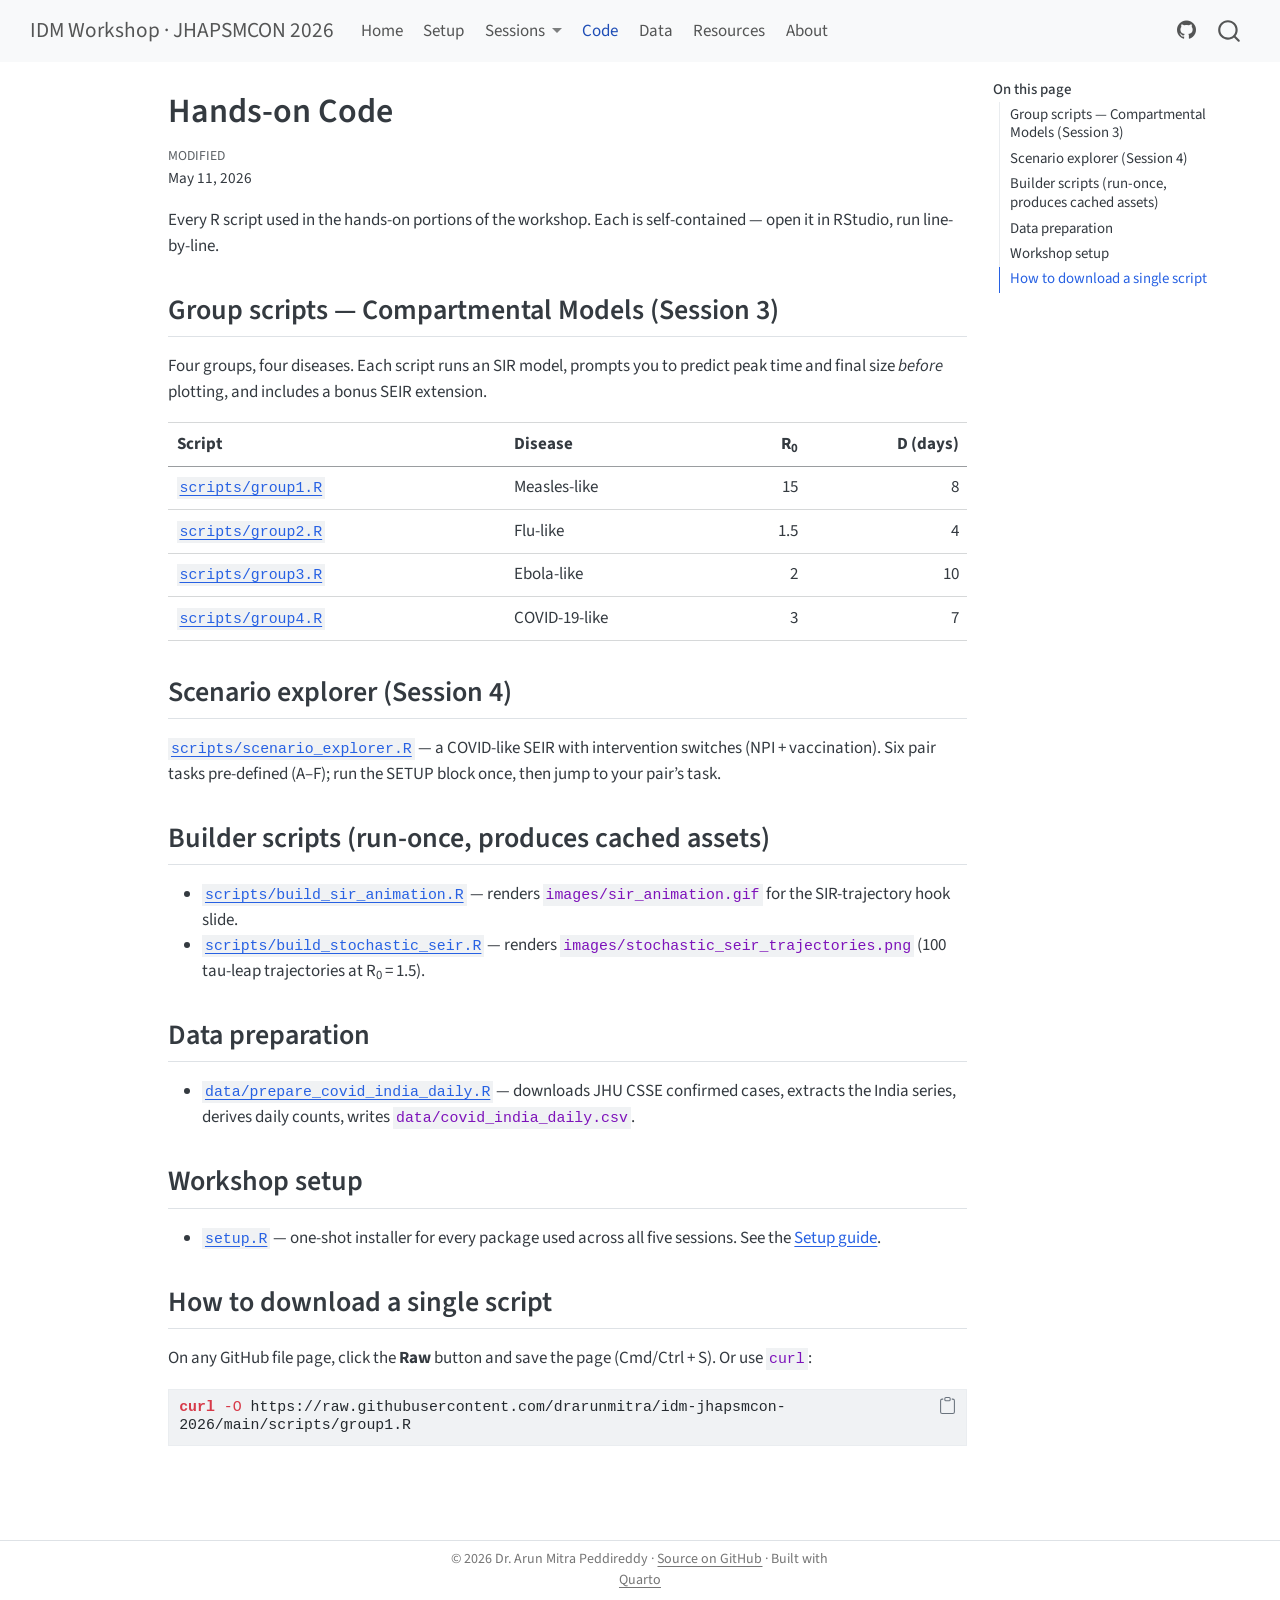
<file: code.html>
<!DOCTYPE html>
<html xmlns="http://www.w3.org/1999/xhtml" lang="en" xml:lang="en"><head>

<meta charset="utf-8">
<meta name="generator" content="quarto-1.9.37">

<meta name="viewport" content="width=device-width, initial-scale=1.0, user-scalable=yes">


<title>Hands-on Code – IDM Workshop · JHAPSMCON 2026</title>
<style>
/* Default styles provided by pandoc.
** See https://pandoc.org/MANUAL.html#variables-for-html for config info.
*/
code{white-space: pre-wrap;}
span.smallcaps{font-variant: small-caps;}
div.columns{display: flex; gap: min(4vw, 1.5em);}
div.column{flex: auto; overflow-x: auto;}
div.hanging-indent{margin-left: 1.5em; text-indent: -1.5em;}
ul.task-list{list-style: none;}
ul.task-list li input[type="checkbox"] {
  width: 0.8em;
  margin: 0 0.8em 0.2em -1em; /* quarto-specific, see https://github.com/quarto-dev/quarto-cli/issues/4556 */ 
  vertical-align: middle;
}
/* CSS for syntax highlighting */
html { -webkit-text-size-adjust: 100%; }
pre > code.sourceCode { white-space: pre; position: relative; }
pre > code.sourceCode > span { display: inline-block; line-height: 1.25; }
pre > code.sourceCode > span:empty { height: 1.2em; }
.sourceCode { overflow: visible; }
code.sourceCode > span { color: inherit; text-decoration: inherit; }
div.sourceCode { margin: 1em 0; }
pre.sourceCode { margin: 0; }
@media screen {
div.sourceCode { overflow: auto; }
}
@media print {
pre > code.sourceCode { white-space: pre-wrap; }
pre > code.sourceCode > span { text-indent: -5em; padding-left: 5em; }
}
pre.numberSource code
  { counter-reset: source-line 0; }
pre.numberSource code > span
  { position: relative; left: -4em; counter-increment: source-line; }
pre.numberSource code > span > a:first-child::before
  { content: counter(source-line);
    position: relative; left: -1em; text-align: right; vertical-align: baseline;
    border: none; display: inline-block;
    -webkit-touch-callout: none; -webkit-user-select: none;
    -khtml-user-select: none; -moz-user-select: none;
    -ms-user-select: none; user-select: none;
    padding: 0 4px; width: 4em;
  }
pre.numberSource { margin-left: 3em;  padding-left: 4px; }
div.sourceCode
  {   }
@media screen {
pre > code.sourceCode > span > a:first-child::before { text-decoration: underline; }
}
</style>


<script src="site_libs/quarto-nav/quarto-nav.js"></script>
<script src="site_libs/clipboard/clipboard.min.js"></script>
<script src="site_libs/quarto-search/autocomplete.umd.js"></script>
<script src="site_libs/quarto-search/fuse.min.js"></script>
<script src="site_libs/quarto-search/quarto-search.js"></script>
<meta name="quarto:offset" content="./">
<script src="site_libs/quarto-html/quarto.js" type="module"></script>
<script src="site_libs/quarto-html/tabsets/tabsets.js" type="module"></script>
<script src="site_libs/quarto-html/popper.min.js"></script>
<script src="site_libs/quarto-html/tippy.umd.min.js"></script>
<script src="site_libs/quarto-html/anchor.min.js"></script>
<link href="site_libs/quarto-html/tippy.css" rel="stylesheet">
<link href="site_libs/quarto-html/quarto-syntax-highlighting-acf12a64177840b8d86f2d4f01b2e9fb.css" rel="stylesheet" id="quarto-text-highlighting-styles">
<script src="site_libs/bootstrap/bootstrap.min.js"></script>
<link href="site_libs/bootstrap/bootstrap-icons.css" rel="stylesheet">
<link href="site_libs/bootstrap/bootstrap-474a1669f7525684f62e3b4b91c296c1.min.css" rel="stylesheet" append-hash="true" id="quarto-bootstrap" data-mode="light">
<script id="quarto-search-options" type="application/json">{
  "location": "navbar",
  "copy-button": false,
  "collapse-after": 3,
  "panel-placement": "end",
  "type": "overlay",
  "limit": 50,
  "keyboard-shortcut": [
    "f",
    "/",
    "s"
  ],
  "language": {
    "search-no-results-text": "No results",
    "search-matching-documents-text": "matching documents",
    "search-copy-link-title": "Copy link to search",
    "search-hide-matches-text": "Hide additional matches",
    "search-more-match-text": "more match in this document",
    "search-more-matches-text": "more matches in this document",
    "search-clear-button-title": "Clear",
    "search-text-placeholder": "",
    "search-detached-cancel-button-title": "Cancel",
    "search-submit-button-title": "Submit",
    "search-label": "Search"
  }
}</script>
<style>html{ scroll-behavior: smooth; }</style>


</head>

<body class="nav-fixed quarto-light">

<div id="quarto-search-results"></div>
  <header id="quarto-header" class="headroom fixed-top">
    <nav class="navbar navbar-expand-lg " data-bs-theme="dark">
      <div class="navbar-container container-fluid">
      <div class="navbar-brand-container mx-auto">
    <a class="navbar-brand" href="./index.html">
    <span class="navbar-title">IDM Workshop · JHAPSMCON 2026</span>
    </a>
  </div>
            <div id="quarto-search" class="" title="Search"></div>
          <button class="navbar-toggler" type="button" data-bs-toggle="collapse" data-bs-target="#navbarCollapse" aria-controls="navbarCollapse" role="menu" aria-expanded="false" aria-label="Toggle navigation" onclick="if (window.quartoToggleHeadroom) { window.quartoToggleHeadroom(); }">
  <span class="navbar-toggler-icon"></span>
</button>
          <div class="collapse navbar-collapse" id="navbarCollapse">
            <ul class="navbar-nav navbar-nav-scroll me-auto">
  <li class="nav-item">
    <a class="nav-link" href="./index.html"> 
<span class="menu-text">Home</span></a>
  </li>  
  <li class="nav-item">
    <a class="nav-link" href="./setup.html"> 
<span class="menu-text">Setup</span></a>
  </li>  
  <li class="nav-item dropdown ">
    <a class="nav-link dropdown-toggle" href="#" id="nav-menu-sessions" role="link" data-bs-toggle="dropdown" aria-expanded="false">
 <span class="menu-text">Sessions</span>
    </a>
    <ul class="dropdown-menu" aria-labelledby="nav-menu-sessions">    
        <li>
    <a class="dropdown-item" href="./01_foundations.html">
 <span class="dropdown-text">1 · Foundations</span></a>
  </li>  
        <li>
    <a class="dropdown-item" href="./02_just_enough_r.html">
 <span class="dropdown-text">2 · Just Enough R</span></a>
  </li>  
        <li>
    <a class="dropdown-item" href="./03_compartmental_models.html">
 <span class="dropdown-text">3 · Compartmental Models</span></a>
  </li>  
        <li>
    <a class="dropdown-item" href="./04_scenario_modelling.html">
 <span class="dropdown-text">4 · Scenario Modelling</span></a>
  </li>  
        <li>
    <a class="dropdown-item" href="./05_dashboard.html">
 <span class="dropdown-text">5 · AMCHSS Dashboard</span></a>
  </li>  
    </ul>
  </li>
  <li class="nav-item">
    <a class="nav-link active" href="./code.html" aria-current="page"> 
<span class="menu-text">Code</span></a>
  </li>  
  <li class="nav-item">
    <a class="nav-link" href="./dataset.html"> 
<span class="menu-text">Data</span></a>
  </li>  
  <li class="nav-item">
    <a class="nav-link" href="./resources.html"> 
<span class="menu-text">Resources</span></a>
  </li>  
  <li class="nav-item">
    <a class="nav-link" href="./about.html"> 
<span class="menu-text">About</span></a>
  </li>  
</ul>
            <ul class="navbar-nav navbar-nav-scroll ms-auto">
  <li class="nav-item compact">
    <a class="nav-link" href="https://github.com/drarunmitra/idm-jhapsmcon-2026"> <i class="bi bi-github" role="img" aria-label="Source on GitHub">
</i> 
<span class="menu-text"></span></a>
  </li>  
</ul>
          </div> <!-- /navcollapse -->
            <div class="quarto-navbar-tools">
</div>
      </div> <!-- /container-fluid -->
    </nav>
</header>
<!-- content -->
<div id="quarto-content" class="quarto-container page-columns page-rows-contents page-layout-article page-navbar">
<!-- sidebar -->
<!-- margin-sidebar -->
    <div id="quarto-margin-sidebar" class="sidebar margin-sidebar">
        <nav id="TOC" role="doc-toc" class="toc-active">
    <h2 id="toc-title">On this page</h2>
   
  <ul>
  <li><a href="#group-scripts-compartmental-models-session-3" id="toc-group-scripts-compartmental-models-session-3" class="nav-link active" data-scroll-target="#group-scripts-compartmental-models-session-3">Group scripts — Compartmental Models (Session 3)</a></li>
  <li><a href="#scenario-explorer-session-4" id="toc-scenario-explorer-session-4" class="nav-link" data-scroll-target="#scenario-explorer-session-4">Scenario explorer (Session 4)</a></li>
  <li><a href="#builder-scripts-run-once-produces-cached-assets" id="toc-builder-scripts-run-once-produces-cached-assets" class="nav-link" data-scroll-target="#builder-scripts-run-once-produces-cached-assets">Builder scripts (run-once, produces cached assets)</a></li>
  <li><a href="#data-preparation" id="toc-data-preparation" class="nav-link" data-scroll-target="#data-preparation">Data preparation</a></li>
  <li><a href="#workshop-setup" id="toc-workshop-setup" class="nav-link" data-scroll-target="#workshop-setup">Workshop setup</a></li>
  <li><a href="#how-to-download-a-single-script" id="toc-how-to-download-a-single-script" class="nav-link" data-scroll-target="#how-to-download-a-single-script">How to download a single script</a></li>
  </ul>
</nav>
    </div>
<!-- main -->
<main class="content" id="quarto-document-content">

<header id="title-block-header" class="quarto-title-block default">
<div class="quarto-title">
<h1 class="title">Hands-on Code</h1>
</div>



<div class="quarto-title-meta">

    
  
    <div>
    <div class="quarto-title-meta-heading">Modified</div>
    <div class="quarto-title-meta-contents">
      <p class="date-modified">May 11, 2026</p>
    </div>
  </div>
    
  </div>
  


</header>


<p>Every R script used in the hands-on portions of the workshop. Each is self-contained — open it in RStudio, run line-by-line.</p>
<section id="group-scripts-compartmental-models-session-3" class="level2">
<h2 class="anchored" data-anchor-id="group-scripts-compartmental-models-session-3">Group scripts — Compartmental Models (Session 3)</h2>
<p>Four groups, four diseases. Each script runs an SIR model, prompts you to predict peak time and final size <em>before</em> plotting, and includes a bonus SEIR extension.</p>
<table class="caption-top table">
<thead>
<tr class="header">
<th>Script</th>
<th>Disease</th>
<th style="text-align: right;">R<sub>0</sub></th>
<th style="text-align: right;">D (days)</th>
</tr>
</thead>
<tbody>
<tr class="odd">
<td><a href="https://github.com/drarunmitra/idm-jhapsmcon-2026/blob/main/scripts/group1.R"><code>scripts/group1.R</code></a></td>
<td>Measles-like</td>
<td style="text-align: right;">15</td>
<td style="text-align: right;">8</td>
</tr>
<tr class="even">
<td><a href="https://github.com/drarunmitra/idm-jhapsmcon-2026/blob/main/scripts/group2.R"><code>scripts/group2.R</code></a></td>
<td>Flu-like</td>
<td style="text-align: right;">1.5</td>
<td style="text-align: right;">4</td>
</tr>
<tr class="odd">
<td><a href="https://github.com/drarunmitra/idm-jhapsmcon-2026/blob/main/scripts/group3.R"><code>scripts/group3.R</code></a></td>
<td>Ebola-like</td>
<td style="text-align: right;">2</td>
<td style="text-align: right;">10</td>
</tr>
<tr class="even">
<td><a href="https://github.com/drarunmitra/idm-jhapsmcon-2026/blob/main/scripts/group4.R"><code>scripts/group4.R</code></a></td>
<td>COVID-19-like</td>
<td style="text-align: right;">3</td>
<td style="text-align: right;">7</td>
</tr>
</tbody>
</table>
</section>
<section id="scenario-explorer-session-4" class="level2">
<h2 class="anchored" data-anchor-id="scenario-explorer-session-4">Scenario explorer (Session 4)</h2>
<p><a href="https://github.com/drarunmitra/idm-jhapsmcon-2026/blob/main/scripts/scenario_explorer.R"><code>scripts/scenario_explorer.R</code></a> — a COVID-like SEIR with intervention switches (NPI + vaccination). Six pair tasks pre-defined (A–F); run the SETUP block once, then jump to your pair’s task.</p>
</section>
<section id="builder-scripts-run-once-produces-cached-assets" class="level2">
<h2 class="anchored" data-anchor-id="builder-scripts-run-once-produces-cached-assets">Builder scripts (run-once, produces cached assets)</h2>
<ul>
<li><a href="https://github.com/drarunmitra/idm-jhapsmcon-2026/blob/main/scripts/build_sir_animation.R"><code>scripts/build_sir_animation.R</code></a> — renders <code>images/sir_animation.gif</code> for the SIR-trajectory hook slide.</li>
<li><a href="https://github.com/drarunmitra/idm-jhapsmcon-2026/blob/main/scripts/build_stochastic_seir.R"><code>scripts/build_stochastic_seir.R</code></a> — renders <code>images/stochastic_seir_trajectories.png</code> (100 tau-leap trajectories at R<sub>0</sub> = 1.5).</li>
</ul>
</section>
<section id="data-preparation" class="level2">
<h2 class="anchored" data-anchor-id="data-preparation">Data preparation</h2>
<ul>
<li><a href="https://github.com/drarunmitra/idm-jhapsmcon-2026/blob/main/data/prepare_covid_india_daily.R"><code>data/prepare_covid_india_daily.R</code></a> — downloads JHU CSSE confirmed cases, extracts the India series, derives daily counts, writes <code>data/covid_india_daily.csv</code>.</li>
</ul>
</section>
<section id="workshop-setup" class="level2">
<h2 class="anchored" data-anchor-id="workshop-setup">Workshop setup</h2>
<ul>
<li><a href="https://github.com/drarunmitra/idm-jhapsmcon-2026/blob/main/setup.R"><code>setup.R</code></a> — one-shot installer for every package used across all five sessions. See the <a href="./setup.html">Setup guide</a>.</li>
</ul>
</section>
<section id="how-to-download-a-single-script" class="level2">
<h2 class="anchored" data-anchor-id="how-to-download-a-single-script">How to download a single script</h2>
<p>On any GitHub file page, click the <strong>Raw</strong> button and save the page (Cmd/Ctrl + S). Or use <code>curl</code>:</p>
<div class="code-copy-outer-scaffold"><div class="sourceCode" id="cb1"><pre class="sourceCode bash code-with-copy"><code class="sourceCode bash"><span id="cb1-1"><a href="#cb1-1" aria-hidden="true" tabindex="-1"></a><span class="ex">curl</span> <span class="at">-O</span> https://raw.githubusercontent.com/drarunmitra/idm-jhapsmcon-2026/main/scripts/group1.R</span></code></pre></div><button title="Copy to Clipboard" class="code-copy-button"><i class="bi"></i></button></div>


</section>

<a onclick="window.scrollTo(0, 0); return false;" role="button" id="quarto-back-to-top"><i class="bi bi-arrow-up"></i> Back to top</a></main> <!-- /main -->
<script id="quarto-html-after-body" type="application/javascript">
  window.document.addEventListener("DOMContentLoaded", function (event) {
    const icon = "";
    const anchorJS = new window.AnchorJS();
    anchorJS.options = {
      placement: 'right',
      icon: icon
    };
    anchorJS.add('.anchored');
    const isCodeAnnotation = (el) => {
      for (const clz of el.classList) {
        if (clz.startsWith('code-annotation-')) {                     
          return true;
        }
      }
      return false;
    }
    const onCopySuccess = function(e) {
      // button target
      const button = e.trigger;
      // don't keep focus
      button.blur();
      // flash "checked"
      button.classList.add('code-copy-button-checked');
      var currentTitle = button.getAttribute("title");
      button.setAttribute("title", "Copied!");
      let tooltip;
      if (window.bootstrap) {
        button.setAttribute("data-bs-toggle", "tooltip");
        button.setAttribute("data-bs-placement", "left");
        button.setAttribute("data-bs-title", "Copied!");
        tooltip = new bootstrap.Tooltip(button, 
          { trigger: "manual", 
            customClass: "code-copy-button-tooltip",
            offset: [0, -8]});
        tooltip.show();    
      }
      setTimeout(function() {
        if (tooltip) {
          tooltip.hide();
          button.removeAttribute("data-bs-title");
          button.removeAttribute("data-bs-toggle");
          button.removeAttribute("data-bs-placement");
        }
        button.setAttribute("title", currentTitle);
        button.classList.remove('code-copy-button-checked');
      }, 1000);
      // clear code selection
      e.clearSelection();
    }
    const getTextToCopy = function(trigger) {
      const outerScaffold = trigger.parentElement.cloneNode(true);
      const codeEl = outerScaffold.querySelector('code');
      for (const childEl of codeEl.children) {
        if (isCodeAnnotation(childEl)) {
          childEl.remove();
        }
      }
      return codeEl.innerText;
    }
    const clipboard = new window.ClipboardJS('.code-copy-button:not([data-in-quarto-modal])', {
      text: getTextToCopy
    });
    clipboard.on('success', onCopySuccess);
    if (window.document.getElementById('quarto-embedded-source-code-modal')) {
      const clipboardModal = new window.ClipboardJS('.code-copy-button[data-in-quarto-modal]', {
        text: getTextToCopy,
        container: window.document.getElementById('quarto-embedded-source-code-modal')
      });
      clipboardModal.on('success', onCopySuccess);
    }
      var localhostRegex = new RegExp(/^(?:http|https):\/\/localhost\:?[0-9]*\//);
      var mailtoRegex = new RegExp(/^mailto:/);
        var filterRegex = new RegExp("https:\/\/drarunmitra\.github\.io\/idm-jhapsmcon-2026\/");
      var isInternal = (href) => {
          return filterRegex.test(href) || localhostRegex.test(href) || mailtoRegex.test(href);
      }
      // Inspect non-navigation links and adorn them if external
     var links = window.document.querySelectorAll('a[href]:not(.nav-link):not(.navbar-brand):not(.toc-action):not(.sidebar-link):not(.sidebar-item-toggle):not(.pagination-link):not(.no-external):not([aria-hidden]):not(.dropdown-item):not(.quarto-navigation-tool):not(.about-link)');
      for (var i=0; i<links.length; i++) {
        const link = links[i];
        if (!isInternal(link.href)) {
          // undo the damage that might have been done by quarto-nav.js in the case of
          // links that we want to consider external
          if (link.dataset.originalHref !== undefined) {
            link.href = link.dataset.originalHref;
          }
            // target, if specified
            link.setAttribute("target", "_blank");
            if (link.getAttribute("rel") === null) {
              link.setAttribute("rel", "noopener");
            }
        }
      }
    function tippyHover(el, contentFn, onTriggerFn, onUntriggerFn) {
      const config = {
        allowHTML: true,
        maxWidth: 500,
        delay: 100,
        arrow: false,
        appendTo: function(el) {
            return el.parentElement;
        },
        interactive: true,
        interactiveBorder: 10,
        theme: 'quarto',
        placement: 'bottom-start',
      };
      if (contentFn) {
        config.content = contentFn;
      }
      if (onTriggerFn) {
        config.onTrigger = onTriggerFn;
      }
      if (onUntriggerFn) {
        config.onUntrigger = onUntriggerFn;
      }
      window.tippy(el, config); 
    }
    const noterefs = window.document.querySelectorAll('a[role="doc-noteref"]');
    for (var i=0; i<noterefs.length; i++) {
      const ref = noterefs[i];
      tippyHover(ref, function() {
        // use id or data attribute instead here
        let href = ref.getAttribute('data-footnote-href') || ref.getAttribute('href');
        try { href = new URL(href).hash; } catch {}
        const id = href.replace(/^#\/?/, "");
        const note = window.document.getElementById(id);
        if (note) {
          return note.innerHTML;
        } else {
          return "";
        }
      });
    }
    const xrefs = window.document.querySelectorAll('a.quarto-xref');
    const processXRef = (id, note) => {
      // Strip column container classes
      const stripColumnClz = (el) => {
        el.classList.remove("page-full", "page-columns");
        if (el.children) {
          for (const child of el.children) {
            stripColumnClz(child);
          }
        }
      }
      stripColumnClz(note)
      if (id === null || id.startsWith('sec-')) {
        // Special case sections, only their first couple elements
        const container = document.createElement("div");
        if (note.children && note.children.length > 2) {
          container.appendChild(note.children[0].cloneNode(true));
          for (let i = 1; i < note.children.length; i++) {
            const child = note.children[i];
            if (child.tagName === "P" && child.innerText === "") {
              continue;
            } else {
              container.appendChild(child.cloneNode(true));
              break;
            }
          }
          if (window.Quarto?.typesetMath) {
            window.Quarto.typesetMath(container);
          }
          return container.innerHTML
        } else {
          if (window.Quarto?.typesetMath) {
            window.Quarto.typesetMath(note);
          }
          return note.innerHTML;
        }
      } else {
        // Remove any anchor links if they are present
        const anchorLink = note.querySelector('a.anchorjs-link');
        if (anchorLink) {
          anchorLink.remove();
        }
        if (window.Quarto?.typesetMath) {
          window.Quarto.typesetMath(note);
        }
        if (note.classList.contains("callout")) {
          return note.outerHTML;
        } else {
          return note.innerHTML;
        }
      }
    }
    for (var i=0; i<xrefs.length; i++) {
      const xref = xrefs[i];
      tippyHover(xref, undefined, function(instance) {
        instance.disable();
        let url = xref.getAttribute('href');
        let hash = undefined; 
        if (url.startsWith('#')) {
          hash = url;
        } else {
          try { hash = new URL(url).hash; } catch {}
        }
        if (hash) {
          const id = hash.replace(/^#\/?/, "");
          const note = window.document.getElementById(id);
          if (note !== null) {
            try {
              const html = processXRef(id, note.cloneNode(true));
              instance.setContent(html);
            } finally {
              instance.enable();
              instance.show();
            }
          } else {
            // See if we can fetch this
            fetch(url.split('#')[0])
            .then(res => res.text())
            .then(html => {
              const parser = new DOMParser();
              const htmlDoc = parser.parseFromString(html, "text/html");
              const note = htmlDoc.getElementById(id);
              if (note !== null) {
                const html = processXRef(id, note);
                instance.setContent(html);
              } 
            }).finally(() => {
              instance.enable();
              instance.show();
            });
          }
        } else {
          // See if we can fetch a full url (with no hash to target)
          // This is a special case and we should probably do some content thinning / targeting
          fetch(url)
          .then(res => res.text())
          .then(html => {
            const parser = new DOMParser();
            const htmlDoc = parser.parseFromString(html, "text/html");
            const note = htmlDoc.querySelector('main.content');
            if (note !== null) {
              // This should only happen for chapter cross references
              // (since there is no id in the URL)
              // remove the first header
              if (note.children.length > 0 && note.children[0].tagName === "HEADER") {
                note.children[0].remove();
              }
              const html = processXRef(null, note);
              instance.setContent(html);
            } 
          }).finally(() => {
            instance.enable();
            instance.show();
          });
        }
      }, function(instance) {
      });
    }
        let selectedAnnoteEl;
        const selectorForAnnotation = ( cell, annotation) => {
          let cellAttr = 'data-code-cell="' + cell + '"';
          let lineAttr = 'data-code-annotation="' +  annotation + '"';
          const selector = 'span[' + cellAttr + '][' + lineAttr + ']';
          return selector;
        }
        const selectCodeLines = (annoteEl) => {
          const doc = window.document;
          const targetCell = annoteEl.getAttribute("data-target-cell");
          const targetAnnotation = annoteEl.getAttribute("data-target-annotation");
          const annoteSpan = window.document.querySelector(selectorForAnnotation(targetCell, targetAnnotation));
          const lines = annoteSpan.getAttribute("data-code-lines").split(",");
          const lineIds = lines.map((line) => {
            return targetCell + "-" + line;
          })
          let top = null;
          let height = null;
          let parent = null;
          if (lineIds.length > 0) {
              //compute the position of the single el (top and bottom and make a div)
              const el = window.document.getElementById(lineIds[0]);
              top = el.offsetTop;
              height = el.offsetHeight;
              parent = el.parentElement.parentElement;
            if (lineIds.length > 1) {
              const lastEl = window.document.getElementById(lineIds[lineIds.length - 1]);
              const bottom = lastEl.offsetTop + lastEl.offsetHeight;
              height = bottom - top;
            }
            if (top !== null && height !== null && parent !== null) {
              // cook up a div (if necessary) and position it 
              let div = window.document.getElementById("code-annotation-line-highlight");
              if (div === null) {
                div = window.document.createElement("div");
                div.setAttribute("id", "code-annotation-line-highlight");
                div.style.position = 'absolute';
                parent.appendChild(div);
              }
              div.style.top = top - 2 + "px";
              div.style.height = height + 4 + "px";
              div.style.left = 0;
              let gutterDiv = window.document.getElementById("code-annotation-line-highlight-gutter");
              if (gutterDiv === null) {
                gutterDiv = window.document.createElement("div");
                gutterDiv.setAttribute("id", "code-annotation-line-highlight-gutter");
                gutterDiv.style.position = 'absolute';
                const codeCell = window.document.getElementById(targetCell);
                const gutter = codeCell.querySelector('.code-annotation-gutter');
                gutter.appendChild(gutterDiv);
              }
              gutterDiv.style.top = top - 2 + "px";
              gutterDiv.style.height = height + 4 + "px";
            }
            selectedAnnoteEl = annoteEl;
          }
        };
        const unselectCodeLines = () => {
          const elementsIds = ["code-annotation-line-highlight", "code-annotation-line-highlight-gutter"];
          elementsIds.forEach((elId) => {
            const div = window.document.getElementById(elId);
            if (div) {
              div.remove();
            }
          });
          selectedAnnoteEl = undefined;
        };
          // Handle positioning of the toggle
      window.addEventListener(
        "resize",
        throttle(() => {
          elRect = undefined;
          if (selectedAnnoteEl) {
            selectCodeLines(selectedAnnoteEl);
          }
        }, 10)
      );
      function throttle(fn, ms) {
      let throttle = false;
      let timer;
        return (...args) => {
          if(!throttle) { // first call gets through
              fn.apply(this, args);
              throttle = true;
          } else { // all the others get throttled
              if(timer) clearTimeout(timer); // cancel #2
              timer = setTimeout(() => {
                fn.apply(this, args);
                timer = throttle = false;
              }, ms);
          }
        };
      }
        // Attach click handler to the DT
        const annoteDls = window.document.querySelectorAll('dt[data-target-cell]');
        for (const annoteDlNode of annoteDls) {
          annoteDlNode.addEventListener('click', (event) => {
            const clickedEl = event.target;
            if (clickedEl !== selectedAnnoteEl) {
              unselectCodeLines();
              const activeEl = window.document.querySelector('dt[data-target-cell].code-annotation-active');
              if (activeEl) {
                activeEl.classList.remove('code-annotation-active');
              }
              selectCodeLines(clickedEl);
              clickedEl.classList.add('code-annotation-active');
            } else {
              // Unselect the line
              unselectCodeLines();
              clickedEl.classList.remove('code-annotation-active');
            }
          });
        }
    const findCites = (el) => {
      const parentEl = el.parentElement;
      if (parentEl) {
        const cites = parentEl.dataset.cites;
        if (cites) {
          return {
            el,
            cites: cites.split(' ')
          };
        } else {
          return findCites(el.parentElement)
        }
      } else {
        return undefined;
      }
    };
    var bibliorefs = window.document.querySelectorAll('a[role="doc-biblioref"]');
    for (var i=0; i<bibliorefs.length; i++) {
      const ref = bibliorefs[i];
      const citeInfo = findCites(ref);
      if (citeInfo) {
        tippyHover(citeInfo.el, function() {
          var popup = window.document.createElement('div');
          citeInfo.cites.forEach(function(cite) {
            var citeDiv = window.document.createElement('div');
            citeDiv.classList.add('hanging-indent');
            citeDiv.classList.add('csl-entry');
            var biblioDiv = window.document.getElementById('ref-' + cite);
            if (biblioDiv) {
              citeDiv.innerHTML = biblioDiv.innerHTML;
            }
            popup.appendChild(citeDiv);
          });
          return popup.innerHTML;
        });
      }
    }
  });
  </script>
</div> <!-- /content -->
<footer class="footer">
  <div class="nav-footer">
    <div class="nav-footer-left">
      &nbsp;
    </div>   
    <div class="nav-footer-center">
<p>© 2026 Dr.&nbsp;Arun Mitra Peddireddy · <a href="https://github.com/drarunmitra/idm-jhapsmcon-2026">Source on GitHub</a> · Built with <a href="https://quarto.org">Quarto</a></p>
</div>
    <div class="nav-footer-right">
      &nbsp;
    </div>
  </div>
</footer>




<script src="site_libs/quarto-html/zenscroll-min.js"></script>
</body></html>
</file>
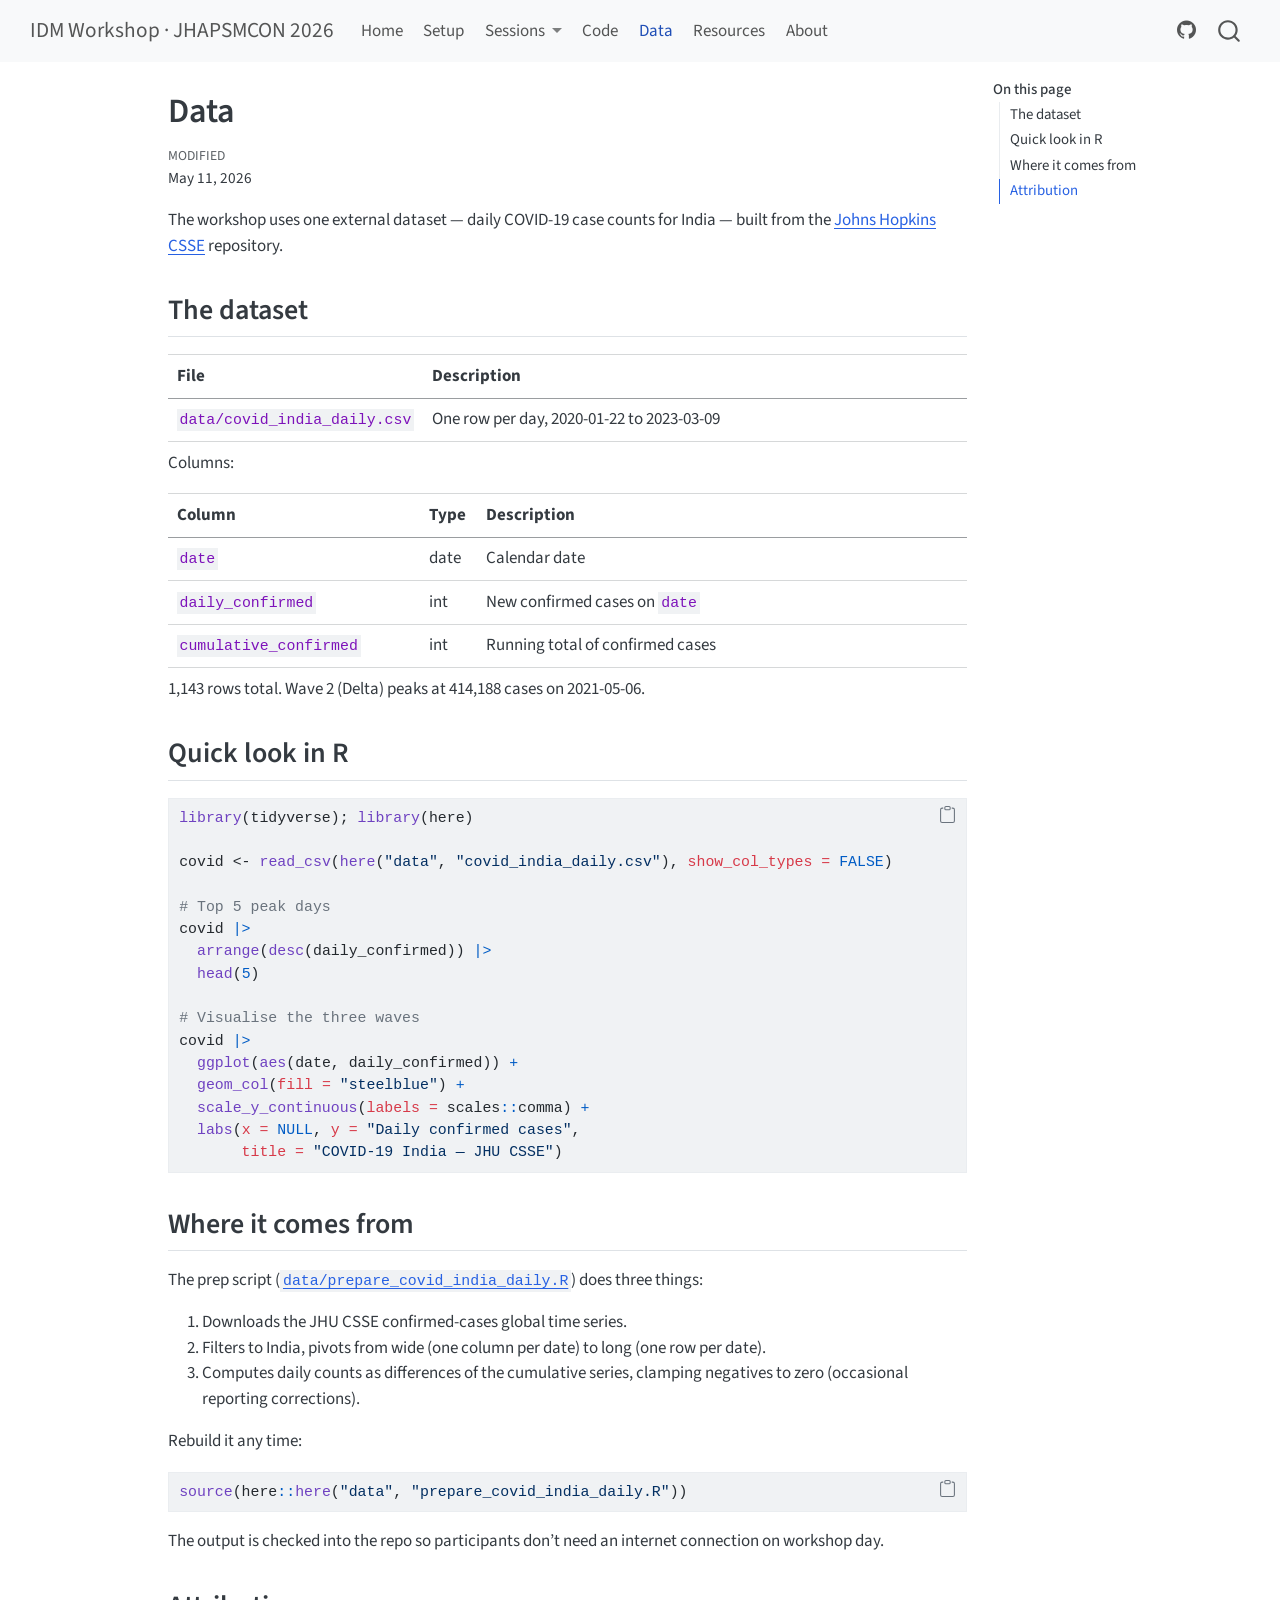
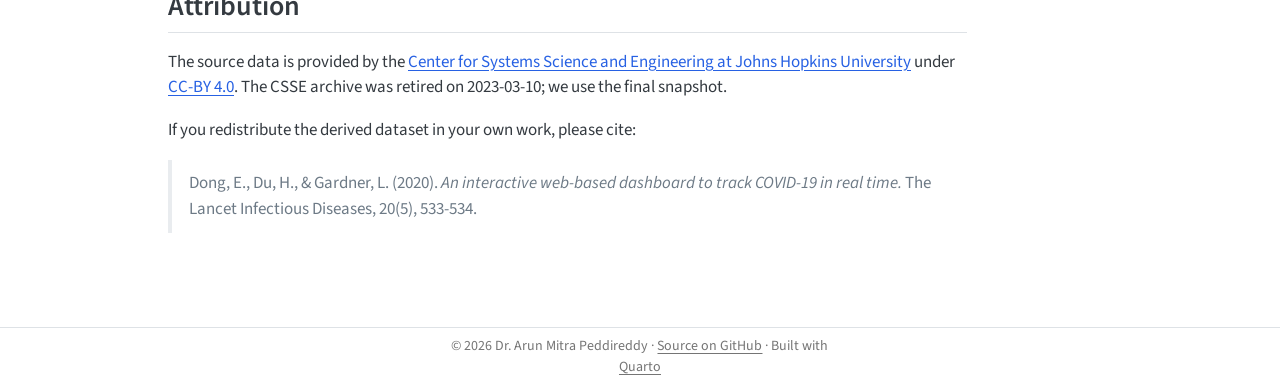
<file: dataset.html>
<!DOCTYPE html>
<html xmlns="http://www.w3.org/1999/xhtml" lang="en" xml:lang="en"><head>

<meta charset="utf-8">
<meta name="generator" content="quarto-1.9.37">

<meta name="viewport" content="width=device-width, initial-scale=1.0, user-scalable=yes">


<title>Data – IDM Workshop · JHAPSMCON 2026</title>
<style>
/* Default styles provided by pandoc.
** See https://pandoc.org/MANUAL.html#variables-for-html for config info.
*/
code{white-space: pre-wrap;}
span.smallcaps{font-variant: small-caps;}
div.columns{display: flex; gap: min(4vw, 1.5em);}
div.column{flex: auto; overflow-x: auto;}
div.hanging-indent{margin-left: 1.5em; text-indent: -1.5em;}
ul.task-list{list-style: none;}
ul.task-list li input[type="checkbox"] {
  width: 0.8em;
  margin: 0 0.8em 0.2em -1em; /* quarto-specific, see https://github.com/quarto-dev/quarto-cli/issues/4556 */ 
  vertical-align: middle;
}
/* CSS for syntax highlighting */
html { -webkit-text-size-adjust: 100%; }
pre > code.sourceCode { white-space: pre; position: relative; }
pre > code.sourceCode > span { display: inline-block; line-height: 1.25; }
pre > code.sourceCode > span:empty { height: 1.2em; }
.sourceCode { overflow: visible; }
code.sourceCode > span { color: inherit; text-decoration: inherit; }
div.sourceCode { margin: 1em 0; }
pre.sourceCode { margin: 0; }
@media screen {
div.sourceCode { overflow: auto; }
}
@media print {
pre > code.sourceCode { white-space: pre-wrap; }
pre > code.sourceCode > span { text-indent: -5em; padding-left: 5em; }
}
pre.numberSource code
  { counter-reset: source-line 0; }
pre.numberSource code > span
  { position: relative; left: -4em; counter-increment: source-line; }
pre.numberSource code > span > a:first-child::before
  { content: counter(source-line);
    position: relative; left: -1em; text-align: right; vertical-align: baseline;
    border: none; display: inline-block;
    -webkit-touch-callout: none; -webkit-user-select: none;
    -khtml-user-select: none; -moz-user-select: none;
    -ms-user-select: none; user-select: none;
    padding: 0 4px; width: 4em;
  }
pre.numberSource { margin-left: 3em;  padding-left: 4px; }
div.sourceCode
  {   }
@media screen {
pre > code.sourceCode > span > a:first-child::before { text-decoration: underline; }
}
</style>


<script src="site_libs/quarto-nav/quarto-nav.js"></script>
<script src="site_libs/clipboard/clipboard.min.js"></script>
<script src="site_libs/quarto-search/autocomplete.umd.js"></script>
<script src="site_libs/quarto-search/fuse.min.js"></script>
<script src="site_libs/quarto-search/quarto-search.js"></script>
<meta name="quarto:offset" content="./">
<script src="site_libs/quarto-html/quarto.js" type="module"></script>
<script src="site_libs/quarto-html/tabsets/tabsets.js" type="module"></script>
<script src="site_libs/quarto-html/popper.min.js"></script>
<script src="site_libs/quarto-html/tippy.umd.min.js"></script>
<script src="site_libs/quarto-html/anchor.min.js"></script>
<link href="site_libs/quarto-html/tippy.css" rel="stylesheet">
<link href="site_libs/quarto-html/quarto-syntax-highlighting-acf12a64177840b8d86f2d4f01b2e9fb.css" rel="stylesheet" id="quarto-text-highlighting-styles">
<script src="site_libs/bootstrap/bootstrap.min.js"></script>
<link href="site_libs/bootstrap/bootstrap-icons.css" rel="stylesheet">
<link href="site_libs/bootstrap/bootstrap-474a1669f7525684f62e3b4b91c296c1.min.css" rel="stylesheet" append-hash="true" id="quarto-bootstrap" data-mode="light">
<script id="quarto-search-options" type="application/json">{
  "location": "navbar",
  "copy-button": false,
  "collapse-after": 3,
  "panel-placement": "end",
  "type": "overlay",
  "limit": 50,
  "keyboard-shortcut": [
    "f",
    "/",
    "s"
  ],
  "language": {
    "search-no-results-text": "No results",
    "search-matching-documents-text": "matching documents",
    "search-copy-link-title": "Copy link to search",
    "search-hide-matches-text": "Hide additional matches",
    "search-more-match-text": "more match in this document",
    "search-more-matches-text": "more matches in this document",
    "search-clear-button-title": "Clear",
    "search-text-placeholder": "",
    "search-detached-cancel-button-title": "Cancel",
    "search-submit-button-title": "Submit",
    "search-label": "Search"
  }
}</script>
<style>html{ scroll-behavior: smooth; }</style>


</head>

<body class="nav-fixed quarto-light">

<div id="quarto-search-results"></div>
  <header id="quarto-header" class="headroom fixed-top">
    <nav class="navbar navbar-expand-lg " data-bs-theme="dark">
      <div class="navbar-container container-fluid">
      <div class="navbar-brand-container mx-auto">
    <a class="navbar-brand" href="./index.html">
    <span class="navbar-title">IDM Workshop · JHAPSMCON 2026</span>
    </a>
  </div>
            <div id="quarto-search" class="" title="Search"></div>
          <button class="navbar-toggler" type="button" data-bs-toggle="collapse" data-bs-target="#navbarCollapse" aria-controls="navbarCollapse" role="menu" aria-expanded="false" aria-label="Toggle navigation" onclick="if (window.quartoToggleHeadroom) { window.quartoToggleHeadroom(); }">
  <span class="navbar-toggler-icon"></span>
</button>
          <div class="collapse navbar-collapse" id="navbarCollapse">
            <ul class="navbar-nav navbar-nav-scroll me-auto">
  <li class="nav-item">
    <a class="nav-link" href="./index.html"> 
<span class="menu-text">Home</span></a>
  </li>  
  <li class="nav-item">
    <a class="nav-link" href="./setup.html"> 
<span class="menu-text">Setup</span></a>
  </li>  
  <li class="nav-item dropdown ">
    <a class="nav-link dropdown-toggle" href="#" id="nav-menu-sessions" role="link" data-bs-toggle="dropdown" aria-expanded="false">
 <span class="menu-text">Sessions</span>
    </a>
    <ul class="dropdown-menu" aria-labelledby="nav-menu-sessions">    
        <li>
    <a class="dropdown-item" href="./01_foundations.html">
 <span class="dropdown-text">1 · Foundations</span></a>
  </li>  
        <li>
    <a class="dropdown-item" href="./02_just_enough_r.html">
 <span class="dropdown-text">2 · Just Enough R</span></a>
  </li>  
        <li>
    <a class="dropdown-item" href="./03_compartmental_models.html">
 <span class="dropdown-text">3 · Compartmental Models</span></a>
  </li>  
        <li>
    <a class="dropdown-item" href="./04_scenario_modelling.html">
 <span class="dropdown-text">4 · Scenario Modelling</span></a>
  </li>  
        <li>
    <a class="dropdown-item" href="./05_dashboard.html">
 <span class="dropdown-text">5 · AMCHSS Dashboard</span></a>
  </li>  
    </ul>
  </li>
  <li class="nav-item">
    <a class="nav-link" href="./code.html"> 
<span class="menu-text">Code</span></a>
  </li>  
  <li class="nav-item">
    <a class="nav-link active" href="./dataset.html" aria-current="page"> 
<span class="menu-text">Data</span></a>
  </li>  
  <li class="nav-item">
    <a class="nav-link" href="./resources.html"> 
<span class="menu-text">Resources</span></a>
  </li>  
  <li class="nav-item">
    <a class="nav-link" href="./about.html"> 
<span class="menu-text">About</span></a>
  </li>  
</ul>
            <ul class="navbar-nav navbar-nav-scroll ms-auto">
  <li class="nav-item compact">
    <a class="nav-link" href="https://github.com/drarunmitra/idm-jhapsmcon-2026"> <i class="bi bi-github" role="img" aria-label="Source on GitHub">
</i> 
<span class="menu-text"></span></a>
  </li>  
</ul>
          </div> <!-- /navcollapse -->
            <div class="quarto-navbar-tools">
</div>
      </div> <!-- /container-fluid -->
    </nav>
</header>
<!-- content -->
<div id="quarto-content" class="quarto-container page-columns page-rows-contents page-layout-article page-navbar">
<!-- sidebar -->
<!-- margin-sidebar -->
    <div id="quarto-margin-sidebar" class="sidebar margin-sidebar">
        <nav id="TOC" role="doc-toc" class="toc-active">
    <h2 id="toc-title">On this page</h2>
   
  <ul>
  <li><a href="#the-dataset" id="toc-the-dataset" class="nav-link active" data-scroll-target="#the-dataset">The dataset</a></li>
  <li><a href="#quick-look-in-r" id="toc-quick-look-in-r" class="nav-link" data-scroll-target="#quick-look-in-r">Quick look in R</a></li>
  <li><a href="#where-it-comes-from" id="toc-where-it-comes-from" class="nav-link" data-scroll-target="#where-it-comes-from">Where it comes from</a></li>
  <li><a href="#attribution" id="toc-attribution" class="nav-link" data-scroll-target="#attribution">Attribution</a></li>
  </ul>
</nav>
    </div>
<!-- main -->
<main class="content" id="quarto-document-content">

<header id="title-block-header" class="quarto-title-block default">
<div class="quarto-title">
<h1 class="title">Data</h1>
</div>



<div class="quarto-title-meta">

    
  
    <div>
    <div class="quarto-title-meta-heading">Modified</div>
    <div class="quarto-title-meta-contents">
      <p class="date-modified">May 11, 2026</p>
    </div>
  </div>
    
  </div>
  


</header>


<p>The workshop uses one external dataset — daily COVID-19 case counts for India — built from the <a href="https://github.com/CSSEGISandData/COVID-19">Johns Hopkins CSSE</a> repository.</p>
<section id="the-dataset" class="level2">
<h2 class="anchored" data-anchor-id="the-dataset">The dataset</h2>
<table class="caption-top table">
<colgroup>
<col style="width: 31%">
<col style="width: 68%">
</colgroup>
<thead>
<tr class="header">
<th>File</th>
<th>Description</th>
</tr>
</thead>
<tbody>
<tr class="odd">
<td><code>data/covid_india_daily.csv</code></td>
<td>One row per day, 2020-01-22 to 2023-03-09</td>
</tr>
</tbody>
</table>
<p>Columns:</p>
<table class="caption-top table">
<colgroup>
<col style="width: 31%">
<col style="width: 7%">
<col style="width: 60%">
</colgroup>
<thead>
<tr class="header">
<th>Column</th>
<th>Type</th>
<th>Description</th>
</tr>
</thead>
<tbody>
<tr class="odd">
<td><code>date</code></td>
<td>date</td>
<td>Calendar date</td>
</tr>
<tr class="even">
<td><code>daily_confirmed</code></td>
<td>int</td>
<td>New confirmed cases on <code>date</code></td>
</tr>
<tr class="odd">
<td><code>cumulative_confirmed</code></td>
<td>int</td>
<td>Running total of confirmed cases</td>
</tr>
</tbody>
</table>
<p>1,143 rows total. Wave 2 (Delta) peaks at 414,188 cases on 2021-05-06.</p>
</section>
<section id="quick-look-in-r" class="level2">
<h2 class="anchored" data-anchor-id="quick-look-in-r">Quick look in R</h2>
<div class="code-copy-outer-scaffold"><div class="sourceCode" id="cb1"><pre class="sourceCode r code-with-copy"><code class="sourceCode r"><span id="cb1-1"><a href="#cb1-1" aria-hidden="true" tabindex="-1"></a><span class="fu">library</span>(tidyverse); <span class="fu">library</span>(here)</span>
<span id="cb1-2"><a href="#cb1-2" aria-hidden="true" tabindex="-1"></a></span>
<span id="cb1-3"><a href="#cb1-3" aria-hidden="true" tabindex="-1"></a>covid <span class="ot">&lt;-</span> <span class="fu">read_csv</span>(<span class="fu">here</span>(<span class="st">"data"</span>, <span class="st">"covid_india_daily.csv"</span>), <span class="at">show_col_types =</span> <span class="cn">FALSE</span>)</span>
<span id="cb1-4"><a href="#cb1-4" aria-hidden="true" tabindex="-1"></a></span>
<span id="cb1-5"><a href="#cb1-5" aria-hidden="true" tabindex="-1"></a><span class="co"># Top 5 peak days</span></span>
<span id="cb1-6"><a href="#cb1-6" aria-hidden="true" tabindex="-1"></a>covid <span class="sc">|&gt;</span></span>
<span id="cb1-7"><a href="#cb1-7" aria-hidden="true" tabindex="-1"></a>  <span class="fu">arrange</span>(<span class="fu">desc</span>(daily_confirmed)) <span class="sc">|&gt;</span></span>
<span id="cb1-8"><a href="#cb1-8" aria-hidden="true" tabindex="-1"></a>  <span class="fu">head</span>(<span class="dv">5</span>)</span>
<span id="cb1-9"><a href="#cb1-9" aria-hidden="true" tabindex="-1"></a></span>
<span id="cb1-10"><a href="#cb1-10" aria-hidden="true" tabindex="-1"></a><span class="co"># Visualise the three waves</span></span>
<span id="cb1-11"><a href="#cb1-11" aria-hidden="true" tabindex="-1"></a>covid <span class="sc">|&gt;</span></span>
<span id="cb1-12"><a href="#cb1-12" aria-hidden="true" tabindex="-1"></a>  <span class="fu">ggplot</span>(<span class="fu">aes</span>(date, daily_confirmed)) <span class="sc">+</span></span>
<span id="cb1-13"><a href="#cb1-13" aria-hidden="true" tabindex="-1"></a>  <span class="fu">geom_col</span>(<span class="at">fill =</span> <span class="st">"steelblue"</span>) <span class="sc">+</span></span>
<span id="cb1-14"><a href="#cb1-14" aria-hidden="true" tabindex="-1"></a>  <span class="fu">scale_y_continuous</span>(<span class="at">labels =</span> scales<span class="sc">::</span>comma) <span class="sc">+</span></span>
<span id="cb1-15"><a href="#cb1-15" aria-hidden="true" tabindex="-1"></a>  <span class="fu">labs</span>(<span class="at">x =</span> <span class="cn">NULL</span>, <span class="at">y =</span> <span class="st">"Daily confirmed cases"</span>,</span>
<span id="cb1-16"><a href="#cb1-16" aria-hidden="true" tabindex="-1"></a>       <span class="at">title =</span> <span class="st">"COVID-19 India — JHU CSSE"</span>)</span></code></pre></div><button title="Copy to Clipboard" class="code-copy-button"><i class="bi"></i></button></div>
</section>
<section id="where-it-comes-from" class="level2">
<h2 class="anchored" data-anchor-id="where-it-comes-from">Where it comes from</h2>
<p>The prep script (<a href="https://github.com/drarunmitra/idm-jhapsmcon-2026/blob/main/data/prepare_covid_india_daily.R"><code>data/prepare_covid_india_daily.R</code></a>) does three things:</p>
<ol type="1">
<li>Downloads the JHU CSSE confirmed-cases global time series.</li>
<li>Filters to India, pivots from wide (one column per date) to long (one row per date).</li>
<li>Computes daily counts as differences of the cumulative series, clamping negatives to zero (occasional reporting corrections).</li>
</ol>
<p>Rebuild it any time:</p>
<div class="code-copy-outer-scaffold"><div class="sourceCode" id="cb2"><pre class="sourceCode r code-with-copy"><code class="sourceCode r"><span id="cb2-1"><a href="#cb2-1" aria-hidden="true" tabindex="-1"></a><span class="fu">source</span>(here<span class="sc">::</span><span class="fu">here</span>(<span class="st">"data"</span>, <span class="st">"prepare_covid_india_daily.R"</span>))</span></code></pre></div><button title="Copy to Clipboard" class="code-copy-button"><i class="bi"></i></button></div>
<p>The output is checked into the repo so participants don’t need an internet connection on workshop day.</p>
</section>
<section id="attribution" class="level2">
<h2 class="anchored" data-anchor-id="attribution">Attribution</h2>
<p>The source data is provided by the <a href="https://systems.jhu.edu/research/public-health/ncov/">Center for Systems Science and Engineering at Johns Hopkins University</a> under <a href="https://creativecommons.org/licenses/by/4.0/">CC-BY 4.0</a>. The CSSE archive was retired on 2023-03-10; we use the final snapshot.</p>
<p>If you redistribute the derived dataset in your own work, please cite:</p>
<blockquote class="blockquote">
<p>Dong, E., Du, H., &amp; Gardner, L. (2020). <em>An interactive web-based dashboard to track COVID-19 in real time.</em> The Lancet Infectious Diseases, 20(5), 533-534.</p>
</blockquote>


</section>

<a onclick="window.scrollTo(0, 0); return false;" role="button" id="quarto-back-to-top"><i class="bi bi-arrow-up"></i> Back to top</a></main> <!-- /main -->
<script id="quarto-html-after-body" type="application/javascript">
  window.document.addEventListener("DOMContentLoaded", function (event) {
    const icon = "";
    const anchorJS = new window.AnchorJS();
    anchorJS.options = {
      placement: 'right',
      icon: icon
    };
    anchorJS.add('.anchored');
    const isCodeAnnotation = (el) => {
      for (const clz of el.classList) {
        if (clz.startsWith('code-annotation-')) {                     
          return true;
        }
      }
      return false;
    }
    const onCopySuccess = function(e) {
      // button target
      const button = e.trigger;
      // don't keep focus
      button.blur();
      // flash "checked"
      button.classList.add('code-copy-button-checked');
      var currentTitle = button.getAttribute("title");
      button.setAttribute("title", "Copied!");
      let tooltip;
      if (window.bootstrap) {
        button.setAttribute("data-bs-toggle", "tooltip");
        button.setAttribute("data-bs-placement", "left");
        button.setAttribute("data-bs-title", "Copied!");
        tooltip = new bootstrap.Tooltip(button, 
          { trigger: "manual", 
            customClass: "code-copy-button-tooltip",
            offset: [0, -8]});
        tooltip.show();    
      }
      setTimeout(function() {
        if (tooltip) {
          tooltip.hide();
          button.removeAttribute("data-bs-title");
          button.removeAttribute("data-bs-toggle");
          button.removeAttribute("data-bs-placement");
        }
        button.setAttribute("title", currentTitle);
        button.classList.remove('code-copy-button-checked');
      }, 1000);
      // clear code selection
      e.clearSelection();
    }
    const getTextToCopy = function(trigger) {
      const outerScaffold = trigger.parentElement.cloneNode(true);
      const codeEl = outerScaffold.querySelector('code');
      for (const childEl of codeEl.children) {
        if (isCodeAnnotation(childEl)) {
          childEl.remove();
        }
      }
      return codeEl.innerText;
    }
    const clipboard = new window.ClipboardJS('.code-copy-button:not([data-in-quarto-modal])', {
      text: getTextToCopy
    });
    clipboard.on('success', onCopySuccess);
    if (window.document.getElementById('quarto-embedded-source-code-modal')) {
      const clipboardModal = new window.ClipboardJS('.code-copy-button[data-in-quarto-modal]', {
        text: getTextToCopy,
        container: window.document.getElementById('quarto-embedded-source-code-modal')
      });
      clipboardModal.on('success', onCopySuccess);
    }
      var localhostRegex = new RegExp(/^(?:http|https):\/\/localhost\:?[0-9]*\//);
      var mailtoRegex = new RegExp(/^mailto:/);
        var filterRegex = new RegExp("https:\/\/drarunmitra\.github\.io\/idm-jhapsmcon-2026\/");
      var isInternal = (href) => {
          return filterRegex.test(href) || localhostRegex.test(href) || mailtoRegex.test(href);
      }
      // Inspect non-navigation links and adorn them if external
     var links = window.document.querySelectorAll('a[href]:not(.nav-link):not(.navbar-brand):not(.toc-action):not(.sidebar-link):not(.sidebar-item-toggle):not(.pagination-link):not(.no-external):not([aria-hidden]):not(.dropdown-item):not(.quarto-navigation-tool):not(.about-link)');
      for (var i=0; i<links.length; i++) {
        const link = links[i];
        if (!isInternal(link.href)) {
          // undo the damage that might have been done by quarto-nav.js in the case of
          // links that we want to consider external
          if (link.dataset.originalHref !== undefined) {
            link.href = link.dataset.originalHref;
          }
            // target, if specified
            link.setAttribute("target", "_blank");
            if (link.getAttribute("rel") === null) {
              link.setAttribute("rel", "noopener");
            }
        }
      }
    function tippyHover(el, contentFn, onTriggerFn, onUntriggerFn) {
      const config = {
        allowHTML: true,
        maxWidth: 500,
        delay: 100,
        arrow: false,
        appendTo: function(el) {
            return el.parentElement;
        },
        interactive: true,
        interactiveBorder: 10,
        theme: 'quarto',
        placement: 'bottom-start',
      };
      if (contentFn) {
        config.content = contentFn;
      }
      if (onTriggerFn) {
        config.onTrigger = onTriggerFn;
      }
      if (onUntriggerFn) {
        config.onUntrigger = onUntriggerFn;
      }
      window.tippy(el, config); 
    }
    const noterefs = window.document.querySelectorAll('a[role="doc-noteref"]');
    for (var i=0; i<noterefs.length; i++) {
      const ref = noterefs[i];
      tippyHover(ref, function() {
        // use id or data attribute instead here
        let href = ref.getAttribute('data-footnote-href') || ref.getAttribute('href');
        try { href = new URL(href).hash; } catch {}
        const id = href.replace(/^#\/?/, "");
        const note = window.document.getElementById(id);
        if (note) {
          return note.innerHTML;
        } else {
          return "";
        }
      });
    }
    const xrefs = window.document.querySelectorAll('a.quarto-xref');
    const processXRef = (id, note) => {
      // Strip column container classes
      const stripColumnClz = (el) => {
        el.classList.remove("page-full", "page-columns");
        if (el.children) {
          for (const child of el.children) {
            stripColumnClz(child);
          }
        }
      }
      stripColumnClz(note)
      if (id === null || id.startsWith('sec-')) {
        // Special case sections, only their first couple elements
        const container = document.createElement("div");
        if (note.children && note.children.length > 2) {
          container.appendChild(note.children[0].cloneNode(true));
          for (let i = 1; i < note.children.length; i++) {
            const child = note.children[i];
            if (child.tagName === "P" && child.innerText === "") {
              continue;
            } else {
              container.appendChild(child.cloneNode(true));
              break;
            }
          }
          if (window.Quarto?.typesetMath) {
            window.Quarto.typesetMath(container);
          }
          return container.innerHTML
        } else {
          if (window.Quarto?.typesetMath) {
            window.Quarto.typesetMath(note);
          }
          return note.innerHTML;
        }
      } else {
        // Remove any anchor links if they are present
        const anchorLink = note.querySelector('a.anchorjs-link');
        if (anchorLink) {
          anchorLink.remove();
        }
        if (window.Quarto?.typesetMath) {
          window.Quarto.typesetMath(note);
        }
        if (note.classList.contains("callout")) {
          return note.outerHTML;
        } else {
          return note.innerHTML;
        }
      }
    }
    for (var i=0; i<xrefs.length; i++) {
      const xref = xrefs[i];
      tippyHover(xref, undefined, function(instance) {
        instance.disable();
        let url = xref.getAttribute('href');
        let hash = undefined; 
        if (url.startsWith('#')) {
          hash = url;
        } else {
          try { hash = new URL(url).hash; } catch {}
        }
        if (hash) {
          const id = hash.replace(/^#\/?/, "");
          const note = window.document.getElementById(id);
          if (note !== null) {
            try {
              const html = processXRef(id, note.cloneNode(true));
              instance.setContent(html);
            } finally {
              instance.enable();
              instance.show();
            }
          } else {
            // See if we can fetch this
            fetch(url.split('#')[0])
            .then(res => res.text())
            .then(html => {
              const parser = new DOMParser();
              const htmlDoc = parser.parseFromString(html, "text/html");
              const note = htmlDoc.getElementById(id);
              if (note !== null) {
                const html = processXRef(id, note);
                instance.setContent(html);
              } 
            }).finally(() => {
              instance.enable();
              instance.show();
            });
          }
        } else {
          // See if we can fetch a full url (with no hash to target)
          // This is a special case and we should probably do some content thinning / targeting
          fetch(url)
          .then(res => res.text())
          .then(html => {
            const parser = new DOMParser();
            const htmlDoc = parser.parseFromString(html, "text/html");
            const note = htmlDoc.querySelector('main.content');
            if (note !== null) {
              // This should only happen for chapter cross references
              // (since there is no id in the URL)
              // remove the first header
              if (note.children.length > 0 && note.children[0].tagName === "HEADER") {
                note.children[0].remove();
              }
              const html = processXRef(null, note);
              instance.setContent(html);
            } 
          }).finally(() => {
            instance.enable();
            instance.show();
          });
        }
      }, function(instance) {
      });
    }
        let selectedAnnoteEl;
        const selectorForAnnotation = ( cell, annotation) => {
          let cellAttr = 'data-code-cell="' + cell + '"';
          let lineAttr = 'data-code-annotation="' +  annotation + '"';
          const selector = 'span[' + cellAttr + '][' + lineAttr + ']';
          return selector;
        }
        const selectCodeLines = (annoteEl) => {
          const doc = window.document;
          const targetCell = annoteEl.getAttribute("data-target-cell");
          const targetAnnotation = annoteEl.getAttribute("data-target-annotation");
          const annoteSpan = window.document.querySelector(selectorForAnnotation(targetCell, targetAnnotation));
          const lines = annoteSpan.getAttribute("data-code-lines").split(",");
          const lineIds = lines.map((line) => {
            return targetCell + "-" + line;
          })
          let top = null;
          let height = null;
          let parent = null;
          if (lineIds.length > 0) {
              //compute the position of the single el (top and bottom and make a div)
              const el = window.document.getElementById(lineIds[0]);
              top = el.offsetTop;
              height = el.offsetHeight;
              parent = el.parentElement.parentElement;
            if (lineIds.length > 1) {
              const lastEl = window.document.getElementById(lineIds[lineIds.length - 1]);
              const bottom = lastEl.offsetTop + lastEl.offsetHeight;
              height = bottom - top;
            }
            if (top !== null && height !== null && parent !== null) {
              // cook up a div (if necessary) and position it 
              let div = window.document.getElementById("code-annotation-line-highlight");
              if (div === null) {
                div = window.document.createElement("div");
                div.setAttribute("id", "code-annotation-line-highlight");
                div.style.position = 'absolute';
                parent.appendChild(div);
              }
              div.style.top = top - 2 + "px";
              div.style.height = height + 4 + "px";
              div.style.left = 0;
              let gutterDiv = window.document.getElementById("code-annotation-line-highlight-gutter");
              if (gutterDiv === null) {
                gutterDiv = window.document.createElement("div");
                gutterDiv.setAttribute("id", "code-annotation-line-highlight-gutter");
                gutterDiv.style.position = 'absolute';
                const codeCell = window.document.getElementById(targetCell);
                const gutter = codeCell.querySelector('.code-annotation-gutter');
                gutter.appendChild(gutterDiv);
              }
              gutterDiv.style.top = top - 2 + "px";
              gutterDiv.style.height = height + 4 + "px";
            }
            selectedAnnoteEl = annoteEl;
          }
        };
        const unselectCodeLines = () => {
          const elementsIds = ["code-annotation-line-highlight", "code-annotation-line-highlight-gutter"];
          elementsIds.forEach((elId) => {
            const div = window.document.getElementById(elId);
            if (div) {
              div.remove();
            }
          });
          selectedAnnoteEl = undefined;
        };
          // Handle positioning of the toggle
      window.addEventListener(
        "resize",
        throttle(() => {
          elRect = undefined;
          if (selectedAnnoteEl) {
            selectCodeLines(selectedAnnoteEl);
          }
        }, 10)
      );
      function throttle(fn, ms) {
      let throttle = false;
      let timer;
        return (...args) => {
          if(!throttle) { // first call gets through
              fn.apply(this, args);
              throttle = true;
          } else { // all the others get throttled
              if(timer) clearTimeout(timer); // cancel #2
              timer = setTimeout(() => {
                fn.apply(this, args);
                timer = throttle = false;
              }, ms);
          }
        };
      }
        // Attach click handler to the DT
        const annoteDls = window.document.querySelectorAll('dt[data-target-cell]');
        for (const annoteDlNode of annoteDls) {
          annoteDlNode.addEventListener('click', (event) => {
            const clickedEl = event.target;
            if (clickedEl !== selectedAnnoteEl) {
              unselectCodeLines();
              const activeEl = window.document.querySelector('dt[data-target-cell].code-annotation-active');
              if (activeEl) {
                activeEl.classList.remove('code-annotation-active');
              }
              selectCodeLines(clickedEl);
              clickedEl.classList.add('code-annotation-active');
            } else {
              // Unselect the line
              unselectCodeLines();
              clickedEl.classList.remove('code-annotation-active');
            }
          });
        }
    const findCites = (el) => {
      const parentEl = el.parentElement;
      if (parentEl) {
        const cites = parentEl.dataset.cites;
        if (cites) {
          return {
            el,
            cites: cites.split(' ')
          };
        } else {
          return findCites(el.parentElement)
        }
      } else {
        return undefined;
      }
    };
    var bibliorefs = window.document.querySelectorAll('a[role="doc-biblioref"]');
    for (var i=0; i<bibliorefs.length; i++) {
      const ref = bibliorefs[i];
      const citeInfo = findCites(ref);
      if (citeInfo) {
        tippyHover(citeInfo.el, function() {
          var popup = window.document.createElement('div');
          citeInfo.cites.forEach(function(cite) {
            var citeDiv = window.document.createElement('div');
            citeDiv.classList.add('hanging-indent');
            citeDiv.classList.add('csl-entry');
            var biblioDiv = window.document.getElementById('ref-' + cite);
            if (biblioDiv) {
              citeDiv.innerHTML = biblioDiv.innerHTML;
            }
            popup.appendChild(citeDiv);
          });
          return popup.innerHTML;
        });
      }
    }
  });
  </script>
</div> <!-- /content -->
<footer class="footer">
  <div class="nav-footer">
    <div class="nav-footer-left">
      &nbsp;
    </div>   
    <div class="nav-footer-center">
<p>© 2026 Dr.&nbsp;Arun Mitra Peddireddy · <a href="https://github.com/drarunmitra/idm-jhapsmcon-2026">Source on GitHub</a> · Built with <a href="https://quarto.org">Quarto</a></p>
</div>
    <div class="nav-footer-right">
      &nbsp;
    </div>
  </div>
</footer>




<script src="site_libs/quarto-html/zenscroll-min.js"></script>
</body></html>
</file>
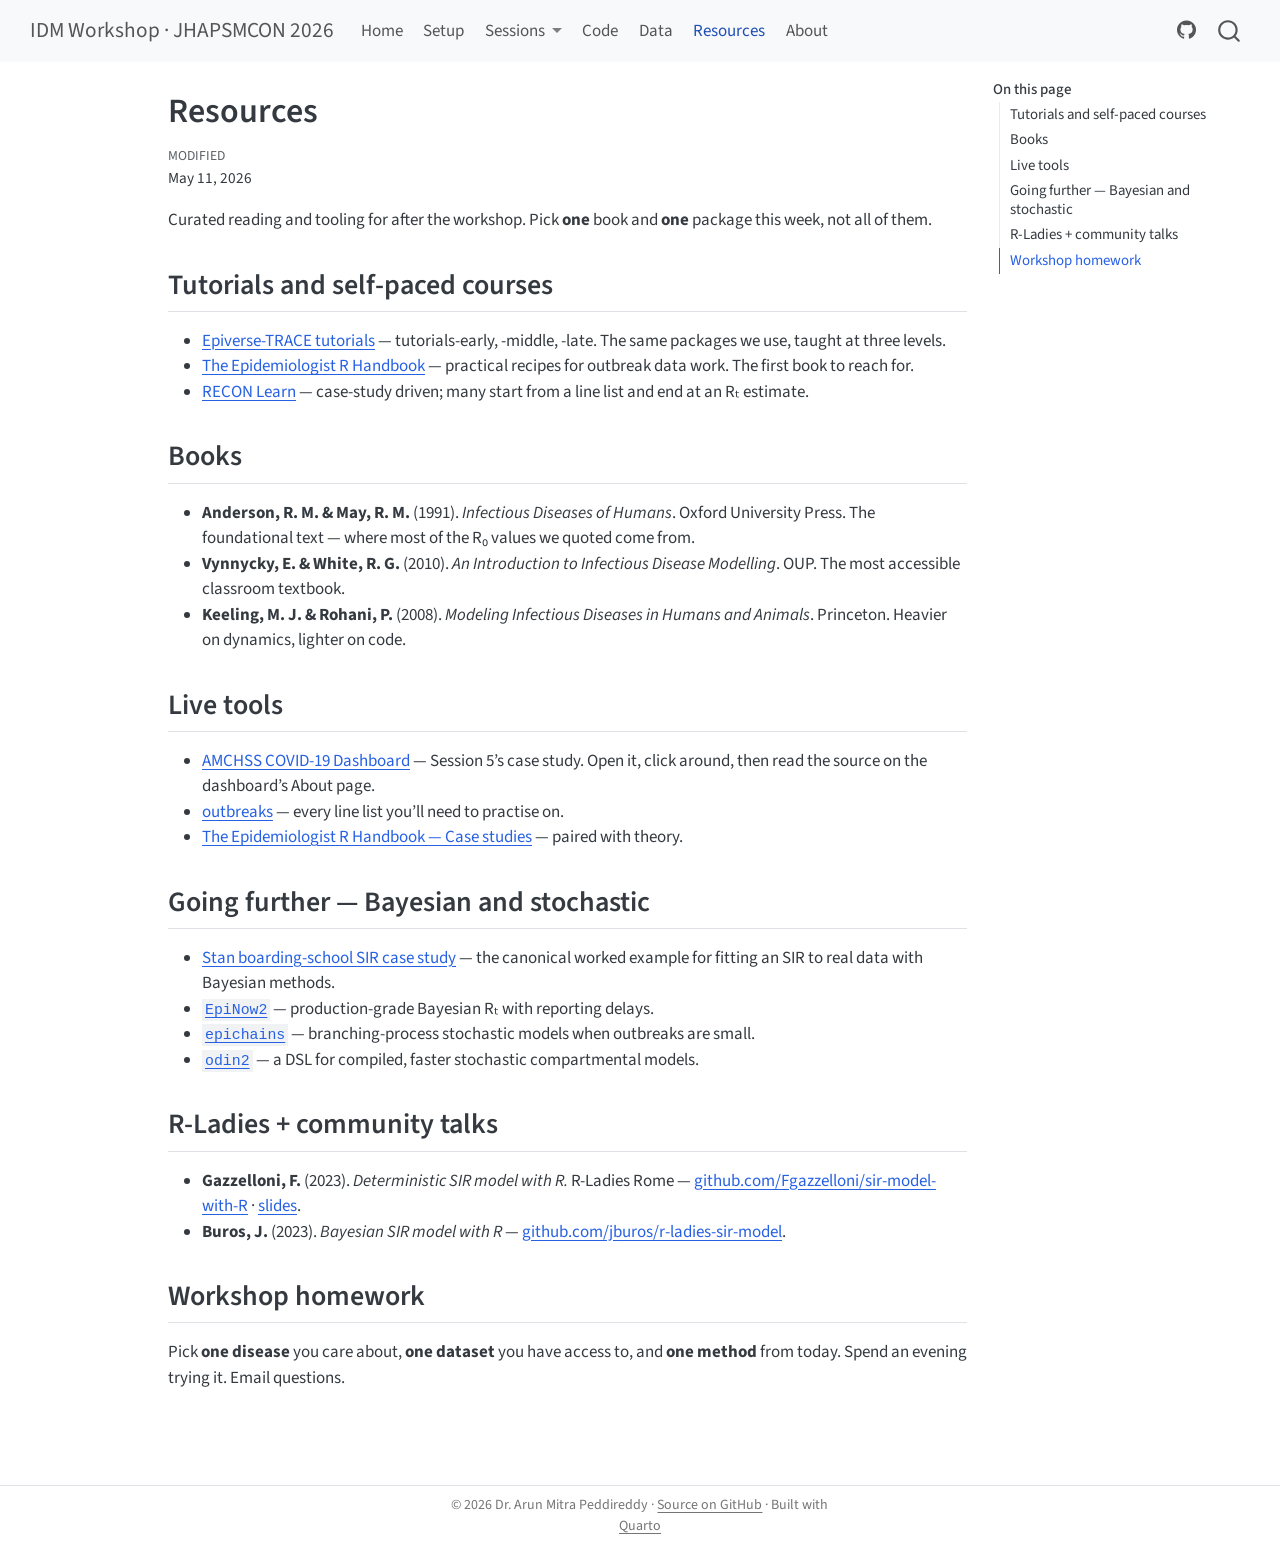
<file: resources.html>
<!DOCTYPE html>
<html xmlns="http://www.w3.org/1999/xhtml" lang="en" xml:lang="en"><head>

<meta charset="utf-8">
<meta name="generator" content="quarto-1.9.37">

<meta name="viewport" content="width=device-width, initial-scale=1.0, user-scalable=yes">


<title>Resources – IDM Workshop · JHAPSMCON 2026</title>
<style>
/* Default styles provided by pandoc.
** See https://pandoc.org/MANUAL.html#variables-for-html for config info.
*/
code{white-space: pre-wrap;}
span.smallcaps{font-variant: small-caps;}
div.columns{display: flex; gap: min(4vw, 1.5em);}
div.column{flex: auto; overflow-x: auto;}
div.hanging-indent{margin-left: 1.5em; text-indent: -1.5em;}
ul.task-list{list-style: none;}
ul.task-list li input[type="checkbox"] {
  width: 0.8em;
  margin: 0 0.8em 0.2em -1em; /* quarto-specific, see https://github.com/quarto-dev/quarto-cli/issues/4556 */ 
  vertical-align: middle;
}
</style>


<script src="site_libs/quarto-nav/quarto-nav.js"></script>
<script src="site_libs/clipboard/clipboard.min.js"></script>
<script src="site_libs/quarto-search/autocomplete.umd.js"></script>
<script src="site_libs/quarto-search/fuse.min.js"></script>
<script src="site_libs/quarto-search/quarto-search.js"></script>
<meta name="quarto:offset" content="./">
<script src="site_libs/quarto-html/quarto.js" type="module"></script>
<script src="site_libs/quarto-html/tabsets/tabsets.js" type="module"></script>
<script src="site_libs/quarto-html/popper.min.js"></script>
<script src="site_libs/quarto-html/tippy.umd.min.js"></script>
<script src="site_libs/quarto-html/anchor.min.js"></script>
<link href="site_libs/quarto-html/tippy.css" rel="stylesheet">
<link href="site_libs/quarto-html/quarto-syntax-highlighting-acf12a64177840b8d86f2d4f01b2e9fb.css" rel="stylesheet" id="quarto-text-highlighting-styles">
<script src="site_libs/bootstrap/bootstrap.min.js"></script>
<link href="site_libs/bootstrap/bootstrap-icons.css" rel="stylesheet">
<link href="site_libs/bootstrap/bootstrap-474a1669f7525684f62e3b4b91c296c1.min.css" rel="stylesheet" append-hash="true" id="quarto-bootstrap" data-mode="light">
<script id="quarto-search-options" type="application/json">{
  "location": "navbar",
  "copy-button": false,
  "collapse-after": 3,
  "panel-placement": "end",
  "type": "overlay",
  "limit": 50,
  "keyboard-shortcut": [
    "f",
    "/",
    "s"
  ],
  "language": {
    "search-no-results-text": "No results",
    "search-matching-documents-text": "matching documents",
    "search-copy-link-title": "Copy link to search",
    "search-hide-matches-text": "Hide additional matches",
    "search-more-match-text": "more match in this document",
    "search-more-matches-text": "more matches in this document",
    "search-clear-button-title": "Clear",
    "search-text-placeholder": "",
    "search-detached-cancel-button-title": "Cancel",
    "search-submit-button-title": "Submit",
    "search-label": "Search"
  }
}</script>
<style>html{ scroll-behavior: smooth; }</style>


</head>

<body class="nav-fixed quarto-light">

<div id="quarto-search-results"></div>
  <header id="quarto-header" class="headroom fixed-top">
    <nav class="navbar navbar-expand-lg " data-bs-theme="dark">
      <div class="navbar-container container-fluid">
      <div class="navbar-brand-container mx-auto">
    <a class="navbar-brand" href="./index.html">
    <span class="navbar-title">IDM Workshop · JHAPSMCON 2026</span>
    </a>
  </div>
            <div id="quarto-search" class="" title="Search"></div>
          <button class="navbar-toggler" type="button" data-bs-toggle="collapse" data-bs-target="#navbarCollapse" aria-controls="navbarCollapse" role="menu" aria-expanded="false" aria-label="Toggle navigation" onclick="if (window.quartoToggleHeadroom) { window.quartoToggleHeadroom(); }">
  <span class="navbar-toggler-icon"></span>
</button>
          <div class="collapse navbar-collapse" id="navbarCollapse">
            <ul class="navbar-nav navbar-nav-scroll me-auto">
  <li class="nav-item">
    <a class="nav-link" href="./index.html"> 
<span class="menu-text">Home</span></a>
  </li>  
  <li class="nav-item">
    <a class="nav-link" href="./setup.html"> 
<span class="menu-text">Setup</span></a>
  </li>  
  <li class="nav-item dropdown ">
    <a class="nav-link dropdown-toggle" href="#" id="nav-menu-sessions" role="link" data-bs-toggle="dropdown" aria-expanded="false">
 <span class="menu-text">Sessions</span>
    </a>
    <ul class="dropdown-menu" aria-labelledby="nav-menu-sessions">    
        <li>
    <a class="dropdown-item" href="./01_foundations.html">
 <span class="dropdown-text">1 · Foundations</span></a>
  </li>  
        <li>
    <a class="dropdown-item" href="./02_just_enough_r.html">
 <span class="dropdown-text">2 · Just Enough R</span></a>
  </li>  
        <li>
    <a class="dropdown-item" href="./03_compartmental_models.html">
 <span class="dropdown-text">3 · Compartmental Models</span></a>
  </li>  
        <li>
    <a class="dropdown-item" href="./04_scenario_modelling.html">
 <span class="dropdown-text">4 · Scenario Modelling</span></a>
  </li>  
        <li>
    <a class="dropdown-item" href="./05_dashboard.html">
 <span class="dropdown-text">5 · AMCHSS Dashboard</span></a>
  </li>  
    </ul>
  </li>
  <li class="nav-item">
    <a class="nav-link" href="./code.html"> 
<span class="menu-text">Code</span></a>
  </li>  
  <li class="nav-item">
    <a class="nav-link" href="./dataset.html"> 
<span class="menu-text">Data</span></a>
  </li>  
  <li class="nav-item">
    <a class="nav-link active" href="./resources.html" aria-current="page"> 
<span class="menu-text">Resources</span></a>
  </li>  
  <li class="nav-item">
    <a class="nav-link" href="./about.html"> 
<span class="menu-text">About</span></a>
  </li>  
</ul>
            <ul class="navbar-nav navbar-nav-scroll ms-auto">
  <li class="nav-item compact">
    <a class="nav-link" href="https://github.com/drarunmitra/idm-jhapsmcon-2026"> <i class="bi bi-github" role="img" aria-label="Source on GitHub">
</i> 
<span class="menu-text"></span></a>
  </li>  
</ul>
          </div> <!-- /navcollapse -->
            <div class="quarto-navbar-tools">
</div>
      </div> <!-- /container-fluid -->
    </nav>
</header>
<!-- content -->
<div id="quarto-content" class="quarto-container page-columns page-rows-contents page-layout-article page-navbar">
<!-- sidebar -->
<!-- margin-sidebar -->
    <div id="quarto-margin-sidebar" class="sidebar margin-sidebar">
        <nav id="TOC" role="doc-toc" class="toc-active">
    <h2 id="toc-title">On this page</h2>
   
  <ul>
  <li><a href="#tutorials-and-self-paced-courses" id="toc-tutorials-and-self-paced-courses" class="nav-link active" data-scroll-target="#tutorials-and-self-paced-courses">Tutorials and self-paced courses</a></li>
  <li><a href="#books" id="toc-books" class="nav-link" data-scroll-target="#books">Books</a></li>
  <li><a href="#live-tools" id="toc-live-tools" class="nav-link" data-scroll-target="#live-tools">Live tools</a></li>
  <li><a href="#going-further-bayesian-and-stochastic" id="toc-going-further-bayesian-and-stochastic" class="nav-link" data-scroll-target="#going-further-bayesian-and-stochastic">Going further — Bayesian and stochastic</a></li>
  <li><a href="#r-ladies-community-talks" id="toc-r-ladies-community-talks" class="nav-link" data-scroll-target="#r-ladies-community-talks">R-Ladies + community talks</a></li>
  <li><a href="#workshop-homework" id="toc-workshop-homework" class="nav-link" data-scroll-target="#workshop-homework">Workshop homework</a></li>
  </ul>
</nav>
    </div>
<!-- main -->
<main class="content" id="quarto-document-content">

<header id="title-block-header" class="quarto-title-block default">
<div class="quarto-title">
<h1 class="title">Resources</h1>
</div>



<div class="quarto-title-meta">

    
  
    <div>
    <div class="quarto-title-meta-heading">Modified</div>
    <div class="quarto-title-meta-contents">
      <p class="date-modified">May 11, 2026</p>
    </div>
  </div>
    
  </div>
  


</header>


<p>Curated reading and tooling for after the workshop. Pick <strong>one</strong> book and <strong>one</strong> package this week, not all of them.</p>
<section id="tutorials-and-self-paced-courses" class="level2">
<h2 class="anchored" data-anchor-id="tutorials-and-self-paced-courses">Tutorials and self-paced courses</h2>
<ul>
<li><strong><a href="https://epiverse-trace.github.io/tutorials/">Epiverse-TRACE tutorials</a></strong> — tutorials-early, -middle, -late. The same packages we use, taught at three levels.</li>
<li><strong><a href="https://epirhandbook.com/">The Epidemiologist R Handbook</a></strong> — practical recipes for outbreak data work. The first book to reach for.</li>
<li><strong><a href="https://www.reconlearn.org/">RECON Learn</a></strong> — case-study driven; many start from a line list and end at an Rₜ estimate.</li>
</ul>
</section>
<section id="books" class="level2">
<h2 class="anchored" data-anchor-id="books">Books</h2>
<ul>
<li><strong>Anderson, R. M. &amp; May, R. M.</strong> (1991). <em>Infectious Diseases of Humans</em>. Oxford University Press. The foundational text — where most of the R₀ values we quoted come from.</li>
<li><strong>Vynnycky, E. &amp; White, R. G.</strong> (2010). <em>An Introduction to Infectious Disease Modelling</em>. OUP. The most accessible classroom textbook.</li>
<li><strong>Keeling, M. J. &amp; Rohani, P.</strong> (2008). <em>Modeling Infectious Diseases in Humans and Animals</em>. Princeton. Heavier on dynamics, lighter on code.</li>
</ul>
</section>
<section id="live-tools" class="level2">
<h2 class="anchored" data-anchor-id="live-tools">Live tools</h2>
<ul>
<li><strong><a href="https://amchss-sctimst.shinyapps.io/covid_dashboard/">AMCHSS COVID-19 Dashboard</a></strong> — Session 5’s case study. Open it, click around, then read the source on the dashboard’s About page.</li>
<li><strong><a href="https://www.reconverse.org/outbreaks/">outbreaks</a></strong> — every line list you’ll need to practise on.</li>
<li><strong><a href="https://epirhandbook.com/new_pages/index.html#part-7-disease-modelling">The Epidemiologist R Handbook — Case studies</a></strong> — paired with theory.</li>
</ul>
</section>
<section id="going-further-bayesian-and-stochastic" class="level2">
<h2 class="anchored" data-anchor-id="going-further-bayesian-and-stochastic">Going further — Bayesian and stochastic</h2>
<ul>
<li><strong><a href="https://mc-stan.org/users/documentation/case-studies/boarding_school_case_study.html">Stan boarding-school SIR case study</a></strong> — the canonical worked example for fitting an SIR to real data with Bayesian methods.</li>
<li><strong><a href="https://epiforecasts.io/EpiNow2/"><code>EpiNow2</code></a></strong> — production-grade Bayesian Rₜ with reporting delays.</li>
<li><strong><a href="https://epiverse-trace.github.io/epichains/"><code>epichains</code></a></strong> — branching-process stochastic models when outbreaks are small.</li>
<li><strong><a href="https://mrc-ide.github.io/odin2/"><code>odin2</code></a></strong> — a DSL for compiled, faster stochastic compartmental models.</li>
</ul>
</section>
<section id="r-ladies-community-talks" class="level2">
<h2 class="anchored" data-anchor-id="r-ladies-community-talks">R-Ladies + community talks</h2>
<ul>
<li><strong>Gazzelloni, F.</strong> (2023). <em>Deterministic SIR model with R.</em> R-Ladies Rome — <a href="https://github.com/Fgazzelloni/sir-model-with-R">github.com/Fgazzelloni/sir-model-with-R</a> · <a href="https://fgazzelloni.quarto.pub/deterministic-sir-model-with-r/">slides</a>.</li>
<li><strong>Buros, J.</strong> (2023). <em>Bayesian SIR model with R</em> — <a href="https://github.com/jburos/r-ladies-sir-model">github.com/jburos/r-ladies-sir-model</a>.</li>
</ul>
</section>
<section id="workshop-homework" class="level2">
<h2 class="anchored" data-anchor-id="workshop-homework">Workshop homework</h2>
<p>Pick <strong>one disease</strong> you care about, <strong>one dataset</strong> you have access to, and <strong>one method</strong> from today. Spend an evening trying it. Email questions.</p>


</section>

<a onclick="window.scrollTo(0, 0); return false;" role="button" id="quarto-back-to-top"><i class="bi bi-arrow-up"></i> Back to top</a></main> <!-- /main -->
<script id="quarto-html-after-body" type="application/javascript">
  window.document.addEventListener("DOMContentLoaded", function (event) {
    const icon = "";
    const anchorJS = new window.AnchorJS();
    anchorJS.options = {
      placement: 'right',
      icon: icon
    };
    anchorJS.add('.anchored');
    const isCodeAnnotation = (el) => {
      for (const clz of el.classList) {
        if (clz.startsWith('code-annotation-')) {                     
          return true;
        }
      }
      return false;
    }
    const onCopySuccess = function(e) {
      // button target
      const button = e.trigger;
      // don't keep focus
      button.blur();
      // flash "checked"
      button.classList.add('code-copy-button-checked');
      var currentTitle = button.getAttribute("title");
      button.setAttribute("title", "Copied!");
      let tooltip;
      if (window.bootstrap) {
        button.setAttribute("data-bs-toggle", "tooltip");
        button.setAttribute("data-bs-placement", "left");
        button.setAttribute("data-bs-title", "Copied!");
        tooltip = new bootstrap.Tooltip(button, 
          { trigger: "manual", 
            customClass: "code-copy-button-tooltip",
            offset: [0, -8]});
        tooltip.show();    
      }
      setTimeout(function() {
        if (tooltip) {
          tooltip.hide();
          button.removeAttribute("data-bs-title");
          button.removeAttribute("data-bs-toggle");
          button.removeAttribute("data-bs-placement");
        }
        button.setAttribute("title", currentTitle);
        button.classList.remove('code-copy-button-checked');
      }, 1000);
      // clear code selection
      e.clearSelection();
    }
    const getTextToCopy = function(trigger) {
      const outerScaffold = trigger.parentElement.cloneNode(true);
      const codeEl = outerScaffold.querySelector('code');
      for (const childEl of codeEl.children) {
        if (isCodeAnnotation(childEl)) {
          childEl.remove();
        }
      }
      return codeEl.innerText;
    }
    const clipboard = new window.ClipboardJS('.code-copy-button:not([data-in-quarto-modal])', {
      text: getTextToCopy
    });
    clipboard.on('success', onCopySuccess);
    if (window.document.getElementById('quarto-embedded-source-code-modal')) {
      const clipboardModal = new window.ClipboardJS('.code-copy-button[data-in-quarto-modal]', {
        text: getTextToCopy,
        container: window.document.getElementById('quarto-embedded-source-code-modal')
      });
      clipboardModal.on('success', onCopySuccess);
    }
      var localhostRegex = new RegExp(/^(?:http|https):\/\/localhost\:?[0-9]*\//);
      var mailtoRegex = new RegExp(/^mailto:/);
        var filterRegex = new RegExp("https:\/\/drarunmitra\.github\.io\/idm-jhapsmcon-2026\/");
      var isInternal = (href) => {
          return filterRegex.test(href) || localhostRegex.test(href) || mailtoRegex.test(href);
      }
      // Inspect non-navigation links and adorn them if external
     var links = window.document.querySelectorAll('a[href]:not(.nav-link):not(.navbar-brand):not(.toc-action):not(.sidebar-link):not(.sidebar-item-toggle):not(.pagination-link):not(.no-external):not([aria-hidden]):not(.dropdown-item):not(.quarto-navigation-tool):not(.about-link)');
      for (var i=0; i<links.length; i++) {
        const link = links[i];
        if (!isInternal(link.href)) {
          // undo the damage that might have been done by quarto-nav.js in the case of
          // links that we want to consider external
          if (link.dataset.originalHref !== undefined) {
            link.href = link.dataset.originalHref;
          }
            // target, if specified
            link.setAttribute("target", "_blank");
            if (link.getAttribute("rel") === null) {
              link.setAttribute("rel", "noopener");
            }
        }
      }
    function tippyHover(el, contentFn, onTriggerFn, onUntriggerFn) {
      const config = {
        allowHTML: true,
        maxWidth: 500,
        delay: 100,
        arrow: false,
        appendTo: function(el) {
            return el.parentElement;
        },
        interactive: true,
        interactiveBorder: 10,
        theme: 'quarto',
        placement: 'bottom-start',
      };
      if (contentFn) {
        config.content = contentFn;
      }
      if (onTriggerFn) {
        config.onTrigger = onTriggerFn;
      }
      if (onUntriggerFn) {
        config.onUntrigger = onUntriggerFn;
      }
      window.tippy(el, config); 
    }
    const noterefs = window.document.querySelectorAll('a[role="doc-noteref"]');
    for (var i=0; i<noterefs.length; i++) {
      const ref = noterefs[i];
      tippyHover(ref, function() {
        // use id or data attribute instead here
        let href = ref.getAttribute('data-footnote-href') || ref.getAttribute('href');
        try { href = new URL(href).hash; } catch {}
        const id = href.replace(/^#\/?/, "");
        const note = window.document.getElementById(id);
        if (note) {
          return note.innerHTML;
        } else {
          return "";
        }
      });
    }
    const xrefs = window.document.querySelectorAll('a.quarto-xref');
    const processXRef = (id, note) => {
      // Strip column container classes
      const stripColumnClz = (el) => {
        el.classList.remove("page-full", "page-columns");
        if (el.children) {
          for (const child of el.children) {
            stripColumnClz(child);
          }
        }
      }
      stripColumnClz(note)
      if (id === null || id.startsWith('sec-')) {
        // Special case sections, only their first couple elements
        const container = document.createElement("div");
        if (note.children && note.children.length > 2) {
          container.appendChild(note.children[0].cloneNode(true));
          for (let i = 1; i < note.children.length; i++) {
            const child = note.children[i];
            if (child.tagName === "P" && child.innerText === "") {
              continue;
            } else {
              container.appendChild(child.cloneNode(true));
              break;
            }
          }
          if (window.Quarto?.typesetMath) {
            window.Quarto.typesetMath(container);
          }
          return container.innerHTML
        } else {
          if (window.Quarto?.typesetMath) {
            window.Quarto.typesetMath(note);
          }
          return note.innerHTML;
        }
      } else {
        // Remove any anchor links if they are present
        const anchorLink = note.querySelector('a.anchorjs-link');
        if (anchorLink) {
          anchorLink.remove();
        }
        if (window.Quarto?.typesetMath) {
          window.Quarto.typesetMath(note);
        }
        if (note.classList.contains("callout")) {
          return note.outerHTML;
        } else {
          return note.innerHTML;
        }
      }
    }
    for (var i=0; i<xrefs.length; i++) {
      const xref = xrefs[i];
      tippyHover(xref, undefined, function(instance) {
        instance.disable();
        let url = xref.getAttribute('href');
        let hash = undefined; 
        if (url.startsWith('#')) {
          hash = url;
        } else {
          try { hash = new URL(url).hash; } catch {}
        }
        if (hash) {
          const id = hash.replace(/^#\/?/, "");
          const note = window.document.getElementById(id);
          if (note !== null) {
            try {
              const html = processXRef(id, note.cloneNode(true));
              instance.setContent(html);
            } finally {
              instance.enable();
              instance.show();
            }
          } else {
            // See if we can fetch this
            fetch(url.split('#')[0])
            .then(res => res.text())
            .then(html => {
              const parser = new DOMParser();
              const htmlDoc = parser.parseFromString(html, "text/html");
              const note = htmlDoc.getElementById(id);
              if (note !== null) {
                const html = processXRef(id, note);
                instance.setContent(html);
              } 
            }).finally(() => {
              instance.enable();
              instance.show();
            });
          }
        } else {
          // See if we can fetch a full url (with no hash to target)
          // This is a special case and we should probably do some content thinning / targeting
          fetch(url)
          .then(res => res.text())
          .then(html => {
            const parser = new DOMParser();
            const htmlDoc = parser.parseFromString(html, "text/html");
            const note = htmlDoc.querySelector('main.content');
            if (note !== null) {
              // This should only happen for chapter cross references
              // (since there is no id in the URL)
              // remove the first header
              if (note.children.length > 0 && note.children[0].tagName === "HEADER") {
                note.children[0].remove();
              }
              const html = processXRef(null, note);
              instance.setContent(html);
            } 
          }).finally(() => {
            instance.enable();
            instance.show();
          });
        }
      }, function(instance) {
      });
    }
        let selectedAnnoteEl;
        const selectorForAnnotation = ( cell, annotation) => {
          let cellAttr = 'data-code-cell="' + cell + '"';
          let lineAttr = 'data-code-annotation="' +  annotation + '"';
          const selector = 'span[' + cellAttr + '][' + lineAttr + ']';
          return selector;
        }
        const selectCodeLines = (annoteEl) => {
          const doc = window.document;
          const targetCell = annoteEl.getAttribute("data-target-cell");
          const targetAnnotation = annoteEl.getAttribute("data-target-annotation");
          const annoteSpan = window.document.querySelector(selectorForAnnotation(targetCell, targetAnnotation));
          const lines = annoteSpan.getAttribute("data-code-lines").split(",");
          const lineIds = lines.map((line) => {
            return targetCell + "-" + line;
          })
          let top = null;
          let height = null;
          let parent = null;
          if (lineIds.length > 0) {
              //compute the position of the single el (top and bottom and make a div)
              const el = window.document.getElementById(lineIds[0]);
              top = el.offsetTop;
              height = el.offsetHeight;
              parent = el.parentElement.parentElement;
            if (lineIds.length > 1) {
              const lastEl = window.document.getElementById(lineIds[lineIds.length - 1]);
              const bottom = lastEl.offsetTop + lastEl.offsetHeight;
              height = bottom - top;
            }
            if (top !== null && height !== null && parent !== null) {
              // cook up a div (if necessary) and position it 
              let div = window.document.getElementById("code-annotation-line-highlight");
              if (div === null) {
                div = window.document.createElement("div");
                div.setAttribute("id", "code-annotation-line-highlight");
                div.style.position = 'absolute';
                parent.appendChild(div);
              }
              div.style.top = top - 2 + "px";
              div.style.height = height + 4 + "px";
              div.style.left = 0;
              let gutterDiv = window.document.getElementById("code-annotation-line-highlight-gutter");
              if (gutterDiv === null) {
                gutterDiv = window.document.createElement("div");
                gutterDiv.setAttribute("id", "code-annotation-line-highlight-gutter");
                gutterDiv.style.position = 'absolute';
                const codeCell = window.document.getElementById(targetCell);
                const gutter = codeCell.querySelector('.code-annotation-gutter');
                gutter.appendChild(gutterDiv);
              }
              gutterDiv.style.top = top - 2 + "px";
              gutterDiv.style.height = height + 4 + "px";
            }
            selectedAnnoteEl = annoteEl;
          }
        };
        const unselectCodeLines = () => {
          const elementsIds = ["code-annotation-line-highlight", "code-annotation-line-highlight-gutter"];
          elementsIds.forEach((elId) => {
            const div = window.document.getElementById(elId);
            if (div) {
              div.remove();
            }
          });
          selectedAnnoteEl = undefined;
        };
          // Handle positioning of the toggle
      window.addEventListener(
        "resize",
        throttle(() => {
          elRect = undefined;
          if (selectedAnnoteEl) {
            selectCodeLines(selectedAnnoteEl);
          }
        }, 10)
      );
      function throttle(fn, ms) {
      let throttle = false;
      let timer;
        return (...args) => {
          if(!throttle) { // first call gets through
              fn.apply(this, args);
              throttle = true;
          } else { // all the others get throttled
              if(timer) clearTimeout(timer); // cancel #2
              timer = setTimeout(() => {
                fn.apply(this, args);
                timer = throttle = false;
              }, ms);
          }
        };
      }
        // Attach click handler to the DT
        const annoteDls = window.document.querySelectorAll('dt[data-target-cell]');
        for (const annoteDlNode of annoteDls) {
          annoteDlNode.addEventListener('click', (event) => {
            const clickedEl = event.target;
            if (clickedEl !== selectedAnnoteEl) {
              unselectCodeLines();
              const activeEl = window.document.querySelector('dt[data-target-cell].code-annotation-active');
              if (activeEl) {
                activeEl.classList.remove('code-annotation-active');
              }
              selectCodeLines(clickedEl);
              clickedEl.classList.add('code-annotation-active');
            } else {
              // Unselect the line
              unselectCodeLines();
              clickedEl.classList.remove('code-annotation-active');
            }
          });
        }
    const findCites = (el) => {
      const parentEl = el.parentElement;
      if (parentEl) {
        const cites = parentEl.dataset.cites;
        if (cites) {
          return {
            el,
            cites: cites.split(' ')
          };
        } else {
          return findCites(el.parentElement)
        }
      } else {
        return undefined;
      }
    };
    var bibliorefs = window.document.querySelectorAll('a[role="doc-biblioref"]');
    for (var i=0; i<bibliorefs.length; i++) {
      const ref = bibliorefs[i];
      const citeInfo = findCites(ref);
      if (citeInfo) {
        tippyHover(citeInfo.el, function() {
          var popup = window.document.createElement('div');
          citeInfo.cites.forEach(function(cite) {
            var citeDiv = window.document.createElement('div');
            citeDiv.classList.add('hanging-indent');
            citeDiv.classList.add('csl-entry');
            var biblioDiv = window.document.getElementById('ref-' + cite);
            if (biblioDiv) {
              citeDiv.innerHTML = biblioDiv.innerHTML;
            }
            popup.appendChild(citeDiv);
          });
          return popup.innerHTML;
        });
      }
    }
  });
  </script>
</div> <!-- /content -->
<footer class="footer">
  <div class="nav-footer">
    <div class="nav-footer-left">
      &nbsp;
    </div>   
    <div class="nav-footer-center">
<p>© 2026 Dr.&nbsp;Arun Mitra Peddireddy · <a href="https://github.com/drarunmitra/idm-jhapsmcon-2026">Source on GitHub</a> · Built with <a href="https://quarto.org">Quarto</a></p>
</div>
    <div class="nav-footer-right">
      &nbsp;
    </div>
  </div>
</footer>




<script src="site_libs/quarto-html/zenscroll-min.js"></script>
</body></html>
</file>
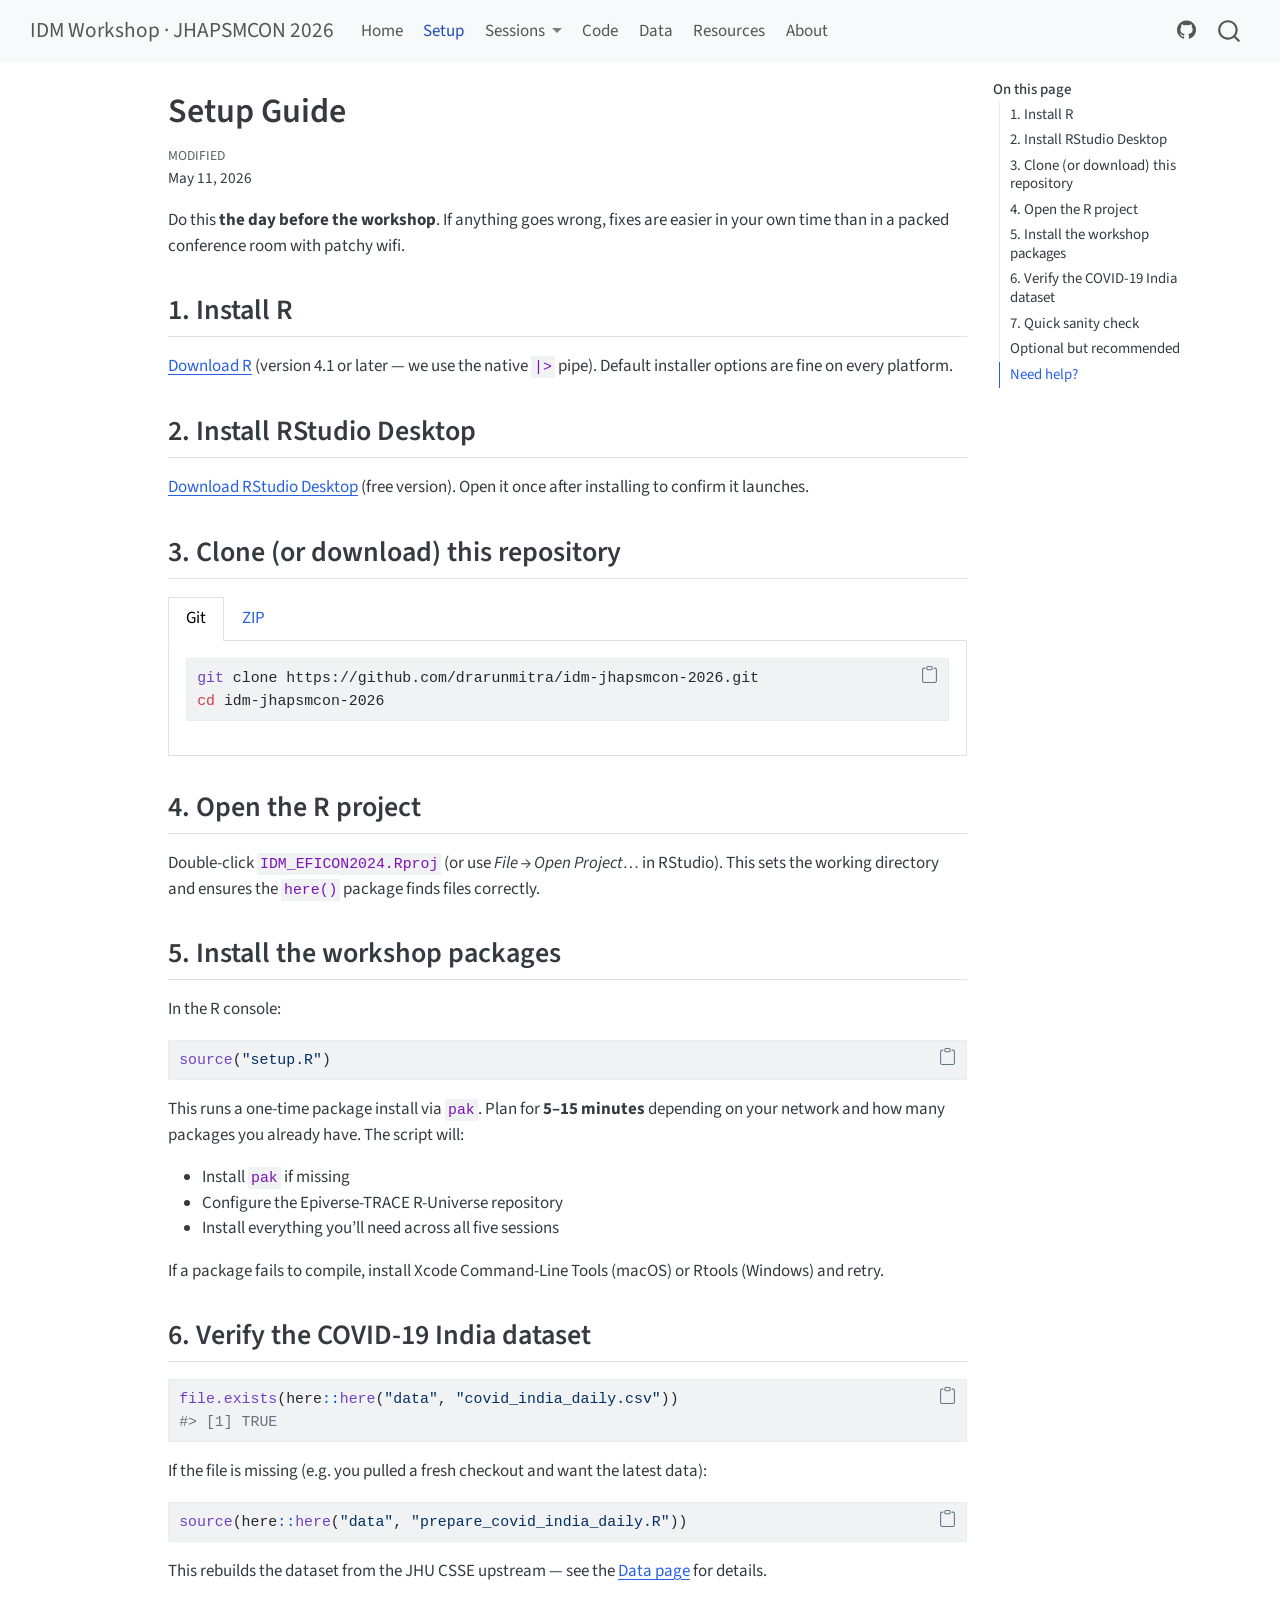
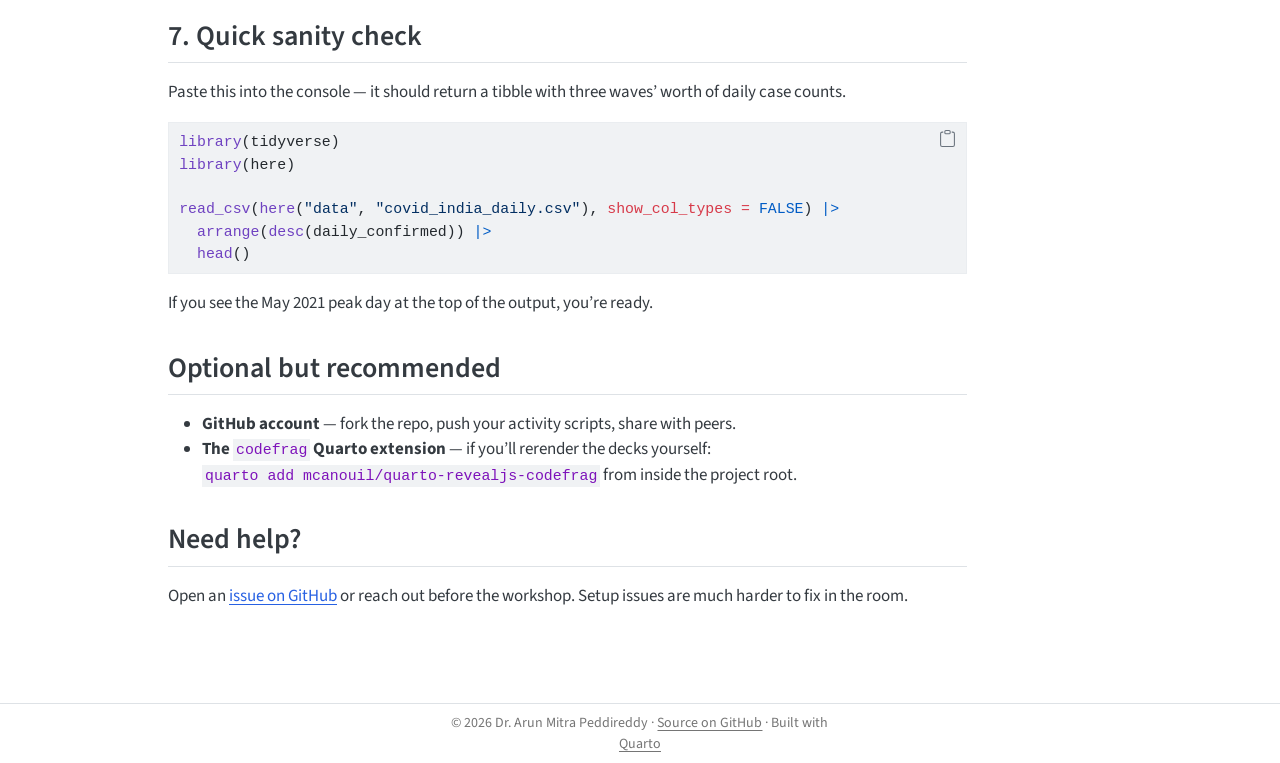
<file: setup.html>
<!DOCTYPE html>
<html xmlns="http://www.w3.org/1999/xhtml" lang="en" xml:lang="en"><head>

<meta charset="utf-8">
<meta name="generator" content="quarto-1.9.37">

<meta name="viewport" content="width=device-width, initial-scale=1.0, user-scalable=yes">


<title>Setup Guide – IDM Workshop · JHAPSMCON 2026</title>
<style>
/* Default styles provided by pandoc.
** See https://pandoc.org/MANUAL.html#variables-for-html for config info.
*/
code{white-space: pre-wrap;}
span.smallcaps{font-variant: small-caps;}
div.columns{display: flex; gap: min(4vw, 1.5em);}
div.column{flex: auto; overflow-x: auto;}
div.hanging-indent{margin-left: 1.5em; text-indent: -1.5em;}
ul.task-list{list-style: none;}
ul.task-list li input[type="checkbox"] {
  width: 0.8em;
  margin: 0 0.8em 0.2em -1em; /* quarto-specific, see https://github.com/quarto-dev/quarto-cli/issues/4556 */ 
  vertical-align: middle;
}
/* CSS for syntax highlighting */
html { -webkit-text-size-adjust: 100%; }
pre > code.sourceCode { white-space: pre; position: relative; }
pre > code.sourceCode > span { display: inline-block; line-height: 1.25; }
pre > code.sourceCode > span:empty { height: 1.2em; }
.sourceCode { overflow: visible; }
code.sourceCode > span { color: inherit; text-decoration: inherit; }
div.sourceCode { margin: 1em 0; }
pre.sourceCode { margin: 0; }
@media screen {
div.sourceCode { overflow: auto; }
}
@media print {
pre > code.sourceCode { white-space: pre-wrap; }
pre > code.sourceCode > span { text-indent: -5em; padding-left: 5em; }
}
pre.numberSource code
  { counter-reset: source-line 0; }
pre.numberSource code > span
  { position: relative; left: -4em; counter-increment: source-line; }
pre.numberSource code > span > a:first-child::before
  { content: counter(source-line);
    position: relative; left: -1em; text-align: right; vertical-align: baseline;
    border: none; display: inline-block;
    -webkit-touch-callout: none; -webkit-user-select: none;
    -khtml-user-select: none; -moz-user-select: none;
    -ms-user-select: none; user-select: none;
    padding: 0 4px; width: 4em;
  }
pre.numberSource { margin-left: 3em;  padding-left: 4px; }
div.sourceCode
  {   }
@media screen {
pre > code.sourceCode > span > a:first-child::before { text-decoration: underline; }
}
</style>


<script src="site_libs/quarto-nav/quarto-nav.js"></script>
<script src="site_libs/clipboard/clipboard.min.js"></script>
<script src="site_libs/quarto-search/autocomplete.umd.js"></script>
<script src="site_libs/quarto-search/fuse.min.js"></script>
<script src="site_libs/quarto-search/quarto-search.js"></script>
<meta name="quarto:offset" content="./">
<script src="site_libs/quarto-html/quarto.js" type="module"></script>
<script src="site_libs/quarto-html/tabsets/tabsets.js" type="module"></script>
<script src="site_libs/quarto-html/popper.min.js"></script>
<script src="site_libs/quarto-html/tippy.umd.min.js"></script>
<script src="site_libs/quarto-html/anchor.min.js"></script>
<link href="site_libs/quarto-html/tippy.css" rel="stylesheet">
<link href="site_libs/quarto-html/quarto-syntax-highlighting-acf12a64177840b8d86f2d4f01b2e9fb.css" rel="stylesheet" id="quarto-text-highlighting-styles">
<script src="site_libs/bootstrap/bootstrap.min.js"></script>
<link href="site_libs/bootstrap/bootstrap-icons.css" rel="stylesheet">
<link href="site_libs/bootstrap/bootstrap-474a1669f7525684f62e3b4b91c296c1.min.css" rel="stylesheet" append-hash="true" id="quarto-bootstrap" data-mode="light">
<script id="quarto-search-options" type="application/json">{
  "location": "navbar",
  "copy-button": false,
  "collapse-after": 3,
  "panel-placement": "end",
  "type": "overlay",
  "limit": 50,
  "keyboard-shortcut": [
    "f",
    "/",
    "s"
  ],
  "language": {
    "search-no-results-text": "No results",
    "search-matching-documents-text": "matching documents",
    "search-copy-link-title": "Copy link to search",
    "search-hide-matches-text": "Hide additional matches",
    "search-more-match-text": "more match in this document",
    "search-more-matches-text": "more matches in this document",
    "search-clear-button-title": "Clear",
    "search-text-placeholder": "",
    "search-detached-cancel-button-title": "Cancel",
    "search-submit-button-title": "Submit",
    "search-label": "Search"
  }
}</script>
<style>html{ scroll-behavior: smooth; }</style>


</head>

<body class="nav-fixed quarto-light">

<div id="quarto-search-results"></div>
  <header id="quarto-header" class="headroom fixed-top">
    <nav class="navbar navbar-expand-lg " data-bs-theme="dark">
      <div class="navbar-container container-fluid">
      <div class="navbar-brand-container mx-auto">
    <a class="navbar-brand" href="./index.html">
    <span class="navbar-title">IDM Workshop · JHAPSMCON 2026</span>
    </a>
  </div>
            <div id="quarto-search" class="" title="Search"></div>
          <button class="navbar-toggler" type="button" data-bs-toggle="collapse" data-bs-target="#navbarCollapse" aria-controls="navbarCollapse" role="menu" aria-expanded="false" aria-label="Toggle navigation" onclick="if (window.quartoToggleHeadroom) { window.quartoToggleHeadroom(); }">
  <span class="navbar-toggler-icon"></span>
</button>
          <div class="collapse navbar-collapse" id="navbarCollapse">
            <ul class="navbar-nav navbar-nav-scroll me-auto">
  <li class="nav-item">
    <a class="nav-link" href="./index.html"> 
<span class="menu-text">Home</span></a>
  </li>  
  <li class="nav-item">
    <a class="nav-link active" href="./setup.html" aria-current="page"> 
<span class="menu-text">Setup</span></a>
  </li>  
  <li class="nav-item dropdown ">
    <a class="nav-link dropdown-toggle" href="#" id="nav-menu-sessions" role="link" data-bs-toggle="dropdown" aria-expanded="false">
 <span class="menu-text">Sessions</span>
    </a>
    <ul class="dropdown-menu" aria-labelledby="nav-menu-sessions">    
        <li>
    <a class="dropdown-item" href="./01_foundations.html">
 <span class="dropdown-text">1 · Foundations</span></a>
  </li>  
        <li>
    <a class="dropdown-item" href="./02_just_enough_r.html">
 <span class="dropdown-text">2 · Just Enough R</span></a>
  </li>  
        <li>
    <a class="dropdown-item" href="./03_compartmental_models.html">
 <span class="dropdown-text">3 · Compartmental Models</span></a>
  </li>  
        <li>
    <a class="dropdown-item" href="./04_scenario_modelling.html">
 <span class="dropdown-text">4 · Scenario Modelling</span></a>
  </li>  
        <li>
    <a class="dropdown-item" href="./05_dashboard.html">
 <span class="dropdown-text">5 · AMCHSS Dashboard</span></a>
  </li>  
    </ul>
  </li>
  <li class="nav-item">
    <a class="nav-link" href="./code.html"> 
<span class="menu-text">Code</span></a>
  </li>  
  <li class="nav-item">
    <a class="nav-link" href="./dataset.html"> 
<span class="menu-text">Data</span></a>
  </li>  
  <li class="nav-item">
    <a class="nav-link" href="./resources.html"> 
<span class="menu-text">Resources</span></a>
  </li>  
  <li class="nav-item">
    <a class="nav-link" href="./about.html"> 
<span class="menu-text">About</span></a>
  </li>  
</ul>
            <ul class="navbar-nav navbar-nav-scroll ms-auto">
  <li class="nav-item compact">
    <a class="nav-link" href="https://github.com/drarunmitra/idm-jhapsmcon-2026"> <i class="bi bi-github" role="img" aria-label="Source on GitHub">
</i> 
<span class="menu-text"></span></a>
  </li>  
</ul>
          </div> <!-- /navcollapse -->
            <div class="quarto-navbar-tools">
</div>
      </div> <!-- /container-fluid -->
    </nav>
</header>
<!-- content -->
<div id="quarto-content" class="quarto-container page-columns page-rows-contents page-layout-article page-navbar">
<!-- sidebar -->
<!-- margin-sidebar -->
    <div id="quarto-margin-sidebar" class="sidebar margin-sidebar">
        <nav id="TOC" role="doc-toc" class="toc-active">
    <h2 id="toc-title">On this page</h2>
   
  <ul>
  <li><a href="#install-r" id="toc-install-r" class="nav-link active" data-scroll-target="#install-r">1. Install R</a></li>
  <li><a href="#install-rstudio-desktop" id="toc-install-rstudio-desktop" class="nav-link" data-scroll-target="#install-rstudio-desktop">2. Install RStudio Desktop</a></li>
  <li><a href="#clone-or-download-this-repository" id="toc-clone-or-download-this-repository" class="nav-link" data-scroll-target="#clone-or-download-this-repository">3. Clone (or download) this repository</a></li>
  <li><a href="#open-the-r-project" id="toc-open-the-r-project" class="nav-link" data-scroll-target="#open-the-r-project">4. Open the R project</a></li>
  <li><a href="#install-the-workshop-packages" id="toc-install-the-workshop-packages" class="nav-link" data-scroll-target="#install-the-workshop-packages">5. Install the workshop packages</a></li>
  <li><a href="#verify-the-covid-19-india-dataset" id="toc-verify-the-covid-19-india-dataset" class="nav-link" data-scroll-target="#verify-the-covid-19-india-dataset">6. Verify the COVID-19 India dataset</a></li>
  <li><a href="#quick-sanity-check" id="toc-quick-sanity-check" class="nav-link" data-scroll-target="#quick-sanity-check">7. Quick sanity check</a></li>
  <li><a href="#optional-but-recommended" id="toc-optional-but-recommended" class="nav-link" data-scroll-target="#optional-but-recommended">Optional but recommended</a></li>
  <li><a href="#need-help" id="toc-need-help" class="nav-link" data-scroll-target="#need-help">Need help?</a></li>
  </ul>
</nav>
    </div>
<!-- main -->
<main class="content" id="quarto-document-content">

<header id="title-block-header" class="quarto-title-block default">
<div class="quarto-title">
<h1 class="title">Setup Guide</h1>
</div>



<div class="quarto-title-meta">

    
  
    <div>
    <div class="quarto-title-meta-heading">Modified</div>
    <div class="quarto-title-meta-contents">
      <p class="date-modified">May 11, 2026</p>
    </div>
  </div>
    
  </div>
  


</header>


<p>Do this <strong>the day before the workshop</strong>. If anything goes wrong, fixes are easier in your own time than in a packed conference room with patchy wifi.</p>
<section id="install-r" class="level2">
<h2 class="anchored" data-anchor-id="install-r">1. Install R</h2>
<p><a href="https://cran.r-project.org/">Download R</a> (version 4.1 or later — we use the native <code>|&gt;</code> pipe). Default installer options are fine on every platform.</p>
</section>
<section id="install-rstudio-desktop" class="level2">
<h2 class="anchored" data-anchor-id="install-rstudio-desktop">2. Install RStudio Desktop</h2>
<p><a href="https://posit.co/download/rstudio-desktop/">Download RStudio Desktop</a> (free version). Open it once after installing to confirm it launches.</p>
</section>
<section id="clone-or-download-this-repository" class="level2">
<h2 class="anchored" data-anchor-id="clone-or-download-this-repository">3. Clone (or download) this repository</h2>
<div class="tabset-margin-container"></div><div class="panel-tabset">
<ul class="nav nav-tabs" role="tablist"><li class="nav-item" role="presentation"><a class="nav-link active" id="tabset-1-1-tab" data-bs-toggle="tab" data-bs-target="#tabset-1-1" role="tab" aria-controls="tabset-1-1" aria-selected="true" href="">Git</a></li><li class="nav-item" role="presentation"><a class="nav-link" id="tabset-1-2-tab" data-bs-toggle="tab" data-bs-target="#tabset-1-2" role="tab" aria-controls="tabset-1-2" aria-selected="false" href="">ZIP</a></li></ul>
<div class="tab-content">
<div id="tabset-1-1" class="tab-pane active" role="tabpanel" aria-labelledby="tabset-1-1-tab">
<div class="code-copy-outer-scaffold"><div class="sourceCode" id="cb1"><pre class="sourceCode bash code-with-copy"><code class="sourceCode bash"><span id="cb1-1"><a href="#cb1-1" aria-hidden="true" tabindex="-1"></a><span class="fu">git</span> clone https://github.com/drarunmitra/idm-jhapsmcon-2026.git</span>
<span id="cb1-2"><a href="#cb1-2" aria-hidden="true" tabindex="-1"></a><span class="bu">cd</span> idm-jhapsmcon-2026</span></code></pre></div><button title="Copy to Clipboard" class="code-copy-button"><i class="bi"></i></button></div>
</div>
<div id="tabset-1-2" class="tab-pane" role="tabpanel" aria-labelledby="tabset-1-2-tab">
<p>Use the green <strong>Code → Download ZIP</strong> button on <a href="https://github.com/drarunmitra/idm-jhapsmcon-2026">the repo page</a>, then unzip.</p>
</div>
</div>
</div>
</section>
<section id="open-the-r-project" class="level2">
<h2 class="anchored" data-anchor-id="open-the-r-project">4. Open the R project</h2>
<p>Double-click <code>IDM_EFICON2024.Rproj</code> (or use <em>File → Open Project…</em> in RStudio). This sets the working directory and ensures the <code>here()</code> package finds files correctly.</p>
</section>
<section id="install-the-workshop-packages" class="level2">
<h2 class="anchored" data-anchor-id="install-the-workshop-packages">5. Install the workshop packages</h2>
<p>In the R console:</p>
<div class="code-copy-outer-scaffold"><div class="sourceCode" id="cb2"><pre class="sourceCode r code-with-copy"><code class="sourceCode r"><span id="cb2-1"><a href="#cb2-1" aria-hidden="true" tabindex="-1"></a><span class="fu">source</span>(<span class="st">"setup.R"</span>)</span></code></pre></div><button title="Copy to Clipboard" class="code-copy-button"><i class="bi"></i></button></div>
<p>This runs a one-time package install via <code>pak</code>. Plan for <strong>5–15 minutes</strong> depending on your network and how many packages you already have. The script will:</p>
<ul>
<li>Install <code>pak</code> if missing</li>
<li>Configure the Epiverse-TRACE R-Universe repository</li>
<li>Install everything you’ll need across all five sessions</li>
</ul>
<p>If a package fails to compile, install Xcode Command-Line Tools (macOS) or Rtools (Windows) and retry.</p>
</section>
<section id="verify-the-covid-19-india-dataset" class="level2">
<h2 class="anchored" data-anchor-id="verify-the-covid-19-india-dataset">6. Verify the COVID-19 India dataset</h2>
<div class="code-copy-outer-scaffold"><div class="sourceCode" id="cb3"><pre class="sourceCode r code-with-copy"><code class="sourceCode r"><span id="cb3-1"><a href="#cb3-1" aria-hidden="true" tabindex="-1"></a><span class="fu">file.exists</span>(here<span class="sc">::</span><span class="fu">here</span>(<span class="st">"data"</span>, <span class="st">"covid_india_daily.csv"</span>))</span>
<span id="cb3-2"><a href="#cb3-2" aria-hidden="true" tabindex="-1"></a><span class="co">#&gt; [1] TRUE</span></span></code></pre></div><button title="Copy to Clipboard" class="code-copy-button"><i class="bi"></i></button></div>
<p>If the file is missing (e.g.&nbsp;you pulled a fresh checkout and want the latest data):</p>
<div class="code-copy-outer-scaffold"><div class="sourceCode" id="cb4"><pre class="sourceCode r code-with-copy"><code class="sourceCode r"><span id="cb4-1"><a href="#cb4-1" aria-hidden="true" tabindex="-1"></a><span class="fu">source</span>(here<span class="sc">::</span><span class="fu">here</span>(<span class="st">"data"</span>, <span class="st">"prepare_covid_india_daily.R"</span>))</span></code></pre></div><button title="Copy to Clipboard" class="code-copy-button"><i class="bi"></i></button></div>
<p>This rebuilds the dataset from the JHU CSSE upstream — see the <a href="./dataset.html">Data page</a> for details.</p>
</section>
<section id="quick-sanity-check" class="level2">
<h2 class="anchored" data-anchor-id="quick-sanity-check">7. Quick sanity check</h2>
<p>Paste this into the console — it should return a tibble with three waves’ worth of daily case counts.</p>
<div class="code-copy-outer-scaffold"><div class="sourceCode" id="cb5"><pre class="sourceCode r code-with-copy"><code class="sourceCode r"><span id="cb5-1"><a href="#cb5-1" aria-hidden="true" tabindex="-1"></a><span class="fu">library</span>(tidyverse)</span>
<span id="cb5-2"><a href="#cb5-2" aria-hidden="true" tabindex="-1"></a><span class="fu">library</span>(here)</span>
<span id="cb5-3"><a href="#cb5-3" aria-hidden="true" tabindex="-1"></a></span>
<span id="cb5-4"><a href="#cb5-4" aria-hidden="true" tabindex="-1"></a><span class="fu">read_csv</span>(<span class="fu">here</span>(<span class="st">"data"</span>, <span class="st">"covid_india_daily.csv"</span>), <span class="at">show_col_types =</span> <span class="cn">FALSE</span>) <span class="sc">|&gt;</span></span>
<span id="cb5-5"><a href="#cb5-5" aria-hidden="true" tabindex="-1"></a>  <span class="fu">arrange</span>(<span class="fu">desc</span>(daily_confirmed)) <span class="sc">|&gt;</span></span>
<span id="cb5-6"><a href="#cb5-6" aria-hidden="true" tabindex="-1"></a>  <span class="fu">head</span>()</span></code></pre></div><button title="Copy to Clipboard" class="code-copy-button"><i class="bi"></i></button></div>
<p>If you see the May 2021 peak day at the top of the output, you’re ready.</p>
</section>
<section id="optional-but-recommended" class="level2">
<h2 class="anchored" data-anchor-id="optional-but-recommended">Optional but recommended</h2>
<ul>
<li><strong>GitHub account</strong> — fork the repo, push your activity scripts, share with peers.</li>
<li><strong>The <code>codefrag</code> Quarto extension</strong> — if you’ll rerender the decks yourself: <code>quarto add mcanouil/quarto-revealjs-codefrag</code> from inside the project root.</li>
</ul>
</section>
<section id="need-help" class="level2">
<h2 class="anchored" data-anchor-id="need-help">Need help?</h2>
<p>Open an <a href="https://github.com/drarunmitra/idm-jhapsmcon-2026/issues">issue on GitHub</a> or reach out before the workshop. Setup issues are much harder to fix in the room.</p>


</section>

<a onclick="window.scrollTo(0, 0); return false;" role="button" id="quarto-back-to-top"><i class="bi bi-arrow-up"></i> Back to top</a></main> <!-- /main -->
<script id="quarto-html-after-body" type="application/javascript">
  window.document.addEventListener("DOMContentLoaded", function (event) {
    const icon = "";
    const anchorJS = new window.AnchorJS();
    anchorJS.options = {
      placement: 'right',
      icon: icon
    };
    anchorJS.add('.anchored');
    const isCodeAnnotation = (el) => {
      for (const clz of el.classList) {
        if (clz.startsWith('code-annotation-')) {                     
          return true;
        }
      }
      return false;
    }
    const onCopySuccess = function(e) {
      // button target
      const button = e.trigger;
      // don't keep focus
      button.blur();
      // flash "checked"
      button.classList.add('code-copy-button-checked');
      var currentTitle = button.getAttribute("title");
      button.setAttribute("title", "Copied!");
      let tooltip;
      if (window.bootstrap) {
        button.setAttribute("data-bs-toggle", "tooltip");
        button.setAttribute("data-bs-placement", "left");
        button.setAttribute("data-bs-title", "Copied!");
        tooltip = new bootstrap.Tooltip(button, 
          { trigger: "manual", 
            customClass: "code-copy-button-tooltip",
            offset: [0, -8]});
        tooltip.show();    
      }
      setTimeout(function() {
        if (tooltip) {
          tooltip.hide();
          button.removeAttribute("data-bs-title");
          button.removeAttribute("data-bs-toggle");
          button.removeAttribute("data-bs-placement");
        }
        button.setAttribute("title", currentTitle);
        button.classList.remove('code-copy-button-checked');
      }, 1000);
      // clear code selection
      e.clearSelection();
    }
    const getTextToCopy = function(trigger) {
      const outerScaffold = trigger.parentElement.cloneNode(true);
      const codeEl = outerScaffold.querySelector('code');
      for (const childEl of codeEl.children) {
        if (isCodeAnnotation(childEl)) {
          childEl.remove();
        }
      }
      return codeEl.innerText;
    }
    const clipboard = new window.ClipboardJS('.code-copy-button:not([data-in-quarto-modal])', {
      text: getTextToCopy
    });
    clipboard.on('success', onCopySuccess);
    if (window.document.getElementById('quarto-embedded-source-code-modal')) {
      const clipboardModal = new window.ClipboardJS('.code-copy-button[data-in-quarto-modal]', {
        text: getTextToCopy,
        container: window.document.getElementById('quarto-embedded-source-code-modal')
      });
      clipboardModal.on('success', onCopySuccess);
    }
      var localhostRegex = new RegExp(/^(?:http|https):\/\/localhost\:?[0-9]*\//);
      var mailtoRegex = new RegExp(/^mailto:/);
        var filterRegex = new RegExp("https:\/\/drarunmitra\.github\.io\/idm-jhapsmcon-2026\/");
      var isInternal = (href) => {
          return filterRegex.test(href) || localhostRegex.test(href) || mailtoRegex.test(href);
      }
      // Inspect non-navigation links and adorn them if external
     var links = window.document.querySelectorAll('a[href]:not(.nav-link):not(.navbar-brand):not(.toc-action):not(.sidebar-link):not(.sidebar-item-toggle):not(.pagination-link):not(.no-external):not([aria-hidden]):not(.dropdown-item):not(.quarto-navigation-tool):not(.about-link)');
      for (var i=0; i<links.length; i++) {
        const link = links[i];
        if (!isInternal(link.href)) {
          // undo the damage that might have been done by quarto-nav.js in the case of
          // links that we want to consider external
          if (link.dataset.originalHref !== undefined) {
            link.href = link.dataset.originalHref;
          }
            // target, if specified
            link.setAttribute("target", "_blank");
            if (link.getAttribute("rel") === null) {
              link.setAttribute("rel", "noopener");
            }
        }
      }
    function tippyHover(el, contentFn, onTriggerFn, onUntriggerFn) {
      const config = {
        allowHTML: true,
        maxWidth: 500,
        delay: 100,
        arrow: false,
        appendTo: function(el) {
            return el.parentElement;
        },
        interactive: true,
        interactiveBorder: 10,
        theme: 'quarto',
        placement: 'bottom-start',
      };
      if (contentFn) {
        config.content = contentFn;
      }
      if (onTriggerFn) {
        config.onTrigger = onTriggerFn;
      }
      if (onUntriggerFn) {
        config.onUntrigger = onUntriggerFn;
      }
      window.tippy(el, config); 
    }
    const noterefs = window.document.querySelectorAll('a[role="doc-noteref"]');
    for (var i=0; i<noterefs.length; i++) {
      const ref = noterefs[i];
      tippyHover(ref, function() {
        // use id or data attribute instead here
        let href = ref.getAttribute('data-footnote-href') || ref.getAttribute('href');
        try { href = new URL(href).hash; } catch {}
        const id = href.replace(/^#\/?/, "");
        const note = window.document.getElementById(id);
        if (note) {
          return note.innerHTML;
        } else {
          return "";
        }
      });
    }
    const xrefs = window.document.querySelectorAll('a.quarto-xref');
    const processXRef = (id, note) => {
      // Strip column container classes
      const stripColumnClz = (el) => {
        el.classList.remove("page-full", "page-columns");
        if (el.children) {
          for (const child of el.children) {
            stripColumnClz(child);
          }
        }
      }
      stripColumnClz(note)
      if (id === null || id.startsWith('sec-')) {
        // Special case sections, only their first couple elements
        const container = document.createElement("div");
        if (note.children && note.children.length > 2) {
          container.appendChild(note.children[0].cloneNode(true));
          for (let i = 1; i < note.children.length; i++) {
            const child = note.children[i];
            if (child.tagName === "P" && child.innerText === "") {
              continue;
            } else {
              container.appendChild(child.cloneNode(true));
              break;
            }
          }
          if (window.Quarto?.typesetMath) {
            window.Quarto.typesetMath(container);
          }
          return container.innerHTML
        } else {
          if (window.Quarto?.typesetMath) {
            window.Quarto.typesetMath(note);
          }
          return note.innerHTML;
        }
      } else {
        // Remove any anchor links if they are present
        const anchorLink = note.querySelector('a.anchorjs-link');
        if (anchorLink) {
          anchorLink.remove();
        }
        if (window.Quarto?.typesetMath) {
          window.Quarto.typesetMath(note);
        }
        if (note.classList.contains("callout")) {
          return note.outerHTML;
        } else {
          return note.innerHTML;
        }
      }
    }
    for (var i=0; i<xrefs.length; i++) {
      const xref = xrefs[i];
      tippyHover(xref, undefined, function(instance) {
        instance.disable();
        let url = xref.getAttribute('href');
        let hash = undefined; 
        if (url.startsWith('#')) {
          hash = url;
        } else {
          try { hash = new URL(url).hash; } catch {}
        }
        if (hash) {
          const id = hash.replace(/^#\/?/, "");
          const note = window.document.getElementById(id);
          if (note !== null) {
            try {
              const html = processXRef(id, note.cloneNode(true));
              instance.setContent(html);
            } finally {
              instance.enable();
              instance.show();
            }
          } else {
            // See if we can fetch this
            fetch(url.split('#')[0])
            .then(res => res.text())
            .then(html => {
              const parser = new DOMParser();
              const htmlDoc = parser.parseFromString(html, "text/html");
              const note = htmlDoc.getElementById(id);
              if (note !== null) {
                const html = processXRef(id, note);
                instance.setContent(html);
              } 
            }).finally(() => {
              instance.enable();
              instance.show();
            });
          }
        } else {
          // See if we can fetch a full url (with no hash to target)
          // This is a special case and we should probably do some content thinning / targeting
          fetch(url)
          .then(res => res.text())
          .then(html => {
            const parser = new DOMParser();
            const htmlDoc = parser.parseFromString(html, "text/html");
            const note = htmlDoc.querySelector('main.content');
            if (note !== null) {
              // This should only happen for chapter cross references
              // (since there is no id in the URL)
              // remove the first header
              if (note.children.length > 0 && note.children[0].tagName === "HEADER") {
                note.children[0].remove();
              }
              const html = processXRef(null, note);
              instance.setContent(html);
            } 
          }).finally(() => {
            instance.enable();
            instance.show();
          });
        }
      }, function(instance) {
      });
    }
        let selectedAnnoteEl;
        const selectorForAnnotation = ( cell, annotation) => {
          let cellAttr = 'data-code-cell="' + cell + '"';
          let lineAttr = 'data-code-annotation="' +  annotation + '"';
          const selector = 'span[' + cellAttr + '][' + lineAttr + ']';
          return selector;
        }
        const selectCodeLines = (annoteEl) => {
          const doc = window.document;
          const targetCell = annoteEl.getAttribute("data-target-cell");
          const targetAnnotation = annoteEl.getAttribute("data-target-annotation");
          const annoteSpan = window.document.querySelector(selectorForAnnotation(targetCell, targetAnnotation));
          const lines = annoteSpan.getAttribute("data-code-lines").split(",");
          const lineIds = lines.map((line) => {
            return targetCell + "-" + line;
          })
          let top = null;
          let height = null;
          let parent = null;
          if (lineIds.length > 0) {
              //compute the position of the single el (top and bottom and make a div)
              const el = window.document.getElementById(lineIds[0]);
              top = el.offsetTop;
              height = el.offsetHeight;
              parent = el.parentElement.parentElement;
            if (lineIds.length > 1) {
              const lastEl = window.document.getElementById(lineIds[lineIds.length - 1]);
              const bottom = lastEl.offsetTop + lastEl.offsetHeight;
              height = bottom - top;
            }
            if (top !== null && height !== null && parent !== null) {
              // cook up a div (if necessary) and position it 
              let div = window.document.getElementById("code-annotation-line-highlight");
              if (div === null) {
                div = window.document.createElement("div");
                div.setAttribute("id", "code-annotation-line-highlight");
                div.style.position = 'absolute';
                parent.appendChild(div);
              }
              div.style.top = top - 2 + "px";
              div.style.height = height + 4 + "px";
              div.style.left = 0;
              let gutterDiv = window.document.getElementById("code-annotation-line-highlight-gutter");
              if (gutterDiv === null) {
                gutterDiv = window.document.createElement("div");
                gutterDiv.setAttribute("id", "code-annotation-line-highlight-gutter");
                gutterDiv.style.position = 'absolute';
                const codeCell = window.document.getElementById(targetCell);
                const gutter = codeCell.querySelector('.code-annotation-gutter');
                gutter.appendChild(gutterDiv);
              }
              gutterDiv.style.top = top - 2 + "px";
              gutterDiv.style.height = height + 4 + "px";
            }
            selectedAnnoteEl = annoteEl;
          }
        };
        const unselectCodeLines = () => {
          const elementsIds = ["code-annotation-line-highlight", "code-annotation-line-highlight-gutter"];
          elementsIds.forEach((elId) => {
            const div = window.document.getElementById(elId);
            if (div) {
              div.remove();
            }
          });
          selectedAnnoteEl = undefined;
        };
          // Handle positioning of the toggle
      window.addEventListener(
        "resize",
        throttle(() => {
          elRect = undefined;
          if (selectedAnnoteEl) {
            selectCodeLines(selectedAnnoteEl);
          }
        }, 10)
      );
      function throttle(fn, ms) {
      let throttle = false;
      let timer;
        return (...args) => {
          if(!throttle) { // first call gets through
              fn.apply(this, args);
              throttle = true;
          } else { // all the others get throttled
              if(timer) clearTimeout(timer); // cancel #2
              timer = setTimeout(() => {
                fn.apply(this, args);
                timer = throttle = false;
              }, ms);
          }
        };
      }
        // Attach click handler to the DT
        const annoteDls = window.document.querySelectorAll('dt[data-target-cell]');
        for (const annoteDlNode of annoteDls) {
          annoteDlNode.addEventListener('click', (event) => {
            const clickedEl = event.target;
            if (clickedEl !== selectedAnnoteEl) {
              unselectCodeLines();
              const activeEl = window.document.querySelector('dt[data-target-cell].code-annotation-active');
              if (activeEl) {
                activeEl.classList.remove('code-annotation-active');
              }
              selectCodeLines(clickedEl);
              clickedEl.classList.add('code-annotation-active');
            } else {
              // Unselect the line
              unselectCodeLines();
              clickedEl.classList.remove('code-annotation-active');
            }
          });
        }
    const findCites = (el) => {
      const parentEl = el.parentElement;
      if (parentEl) {
        const cites = parentEl.dataset.cites;
        if (cites) {
          return {
            el,
            cites: cites.split(' ')
          };
        } else {
          return findCites(el.parentElement)
        }
      } else {
        return undefined;
      }
    };
    var bibliorefs = window.document.querySelectorAll('a[role="doc-biblioref"]');
    for (var i=0; i<bibliorefs.length; i++) {
      const ref = bibliorefs[i];
      const citeInfo = findCites(ref);
      if (citeInfo) {
        tippyHover(citeInfo.el, function() {
          var popup = window.document.createElement('div');
          citeInfo.cites.forEach(function(cite) {
            var citeDiv = window.document.createElement('div');
            citeDiv.classList.add('hanging-indent');
            citeDiv.classList.add('csl-entry');
            var biblioDiv = window.document.getElementById('ref-' + cite);
            if (biblioDiv) {
              citeDiv.innerHTML = biblioDiv.innerHTML;
            }
            popup.appendChild(citeDiv);
          });
          return popup.innerHTML;
        });
      }
    }
  });
  </script>
</div> <!-- /content -->
<footer class="footer">
  <div class="nav-footer">
    <div class="nav-footer-left">
      &nbsp;
    </div>   
    <div class="nav-footer-center">
<p>© 2026 Dr.&nbsp;Arun Mitra Peddireddy · <a href="https://github.com/drarunmitra/idm-jhapsmcon-2026">Source on GitHub</a> · Built with <a href="https://quarto.org">Quarto</a></p>
</div>
    <div class="nav-footer-right">
      &nbsp;
    </div>
  </div>
</footer>




<script src="site_libs/quarto-html/zenscroll-min.js"></script>
</body></html>
</file>
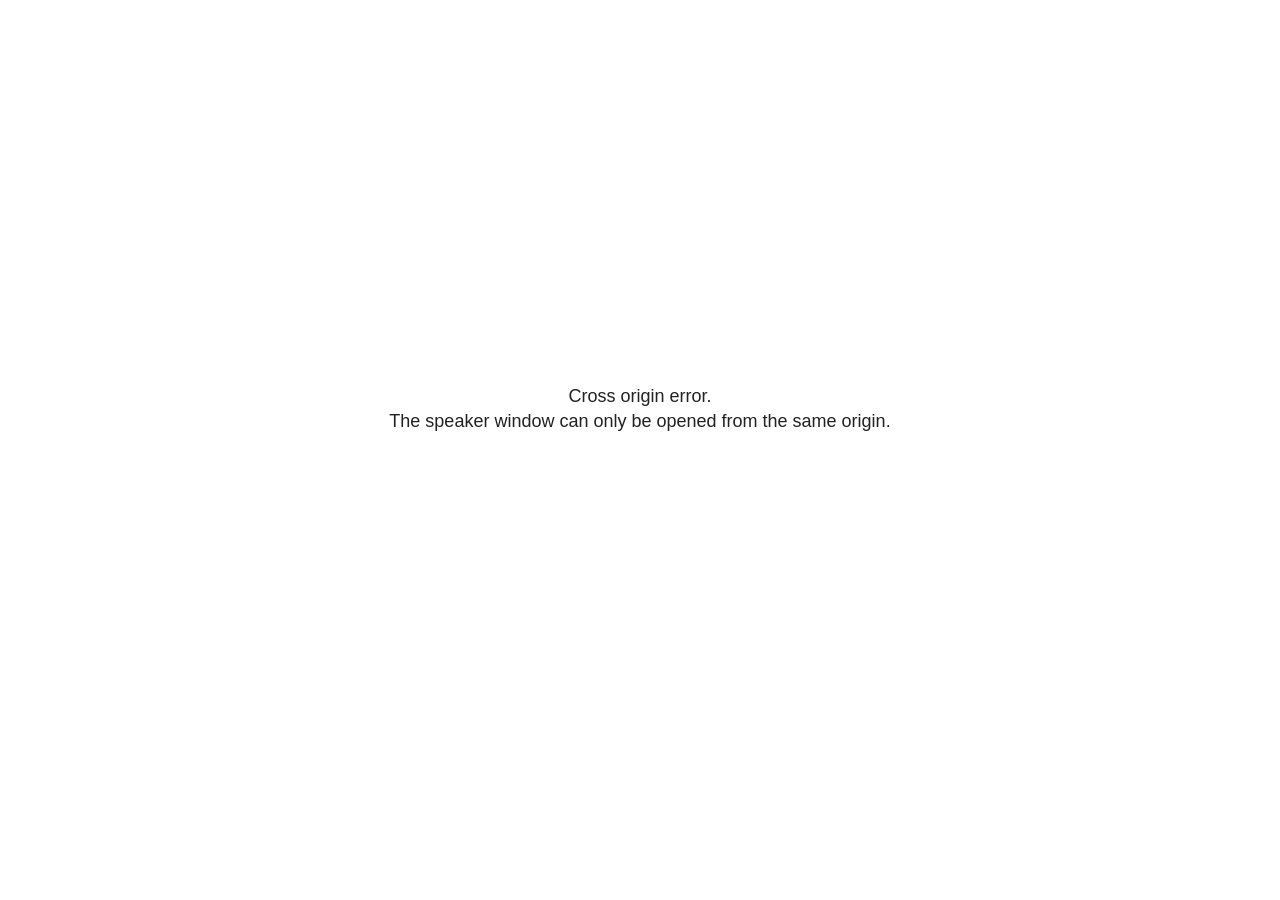
<file: site_libs/revealjs/plugin/notes/speaker-view.html>
<!--
	NOTE: You need to build the notes plugin after making changes to this file.
-->
<html lang="en">
	<head>
		<meta charset="utf-8">

		<title>reveal.js - Speaker View</title>

		<style>
			body {
				font-family: Helvetica;
				font-size: 18px;
			}

			#current-slide,
			#upcoming-slide,
			#speaker-controls {
				padding: 6px;
				box-sizing: border-box;
				-moz-box-sizing: border-box;
			}

			#current-slide iframe,
			#upcoming-slide iframe {
				width: 100%;
				height: 100%;
				border: 1px solid #ddd;
			}

			#current-slide .label,
			#upcoming-slide .label {
				position: absolute;
				top: 10px;
				left: 10px;
				z-index: 2;
			}

			#connection-status {
				position: absolute;
				top: 0;
				left: 0;
				width: 100%;
				height: 100%;
				z-index: 20;
				padding: 30% 20% 20% 20%;
				font-size: 18px;
				color: #222;
				background: #fff;
				text-align: center;
				box-sizing: border-box;
				line-height: 1.4;
			}

			.overlay-element {
				height: 34px;
				line-height: 34px;
				padding: 0 10px;
				text-shadow: none;
				background: rgba( 220, 220, 220, 0.8 );
				color: #222;
				font-size: 14px;
			}

			.overlay-element.interactive:hover {
				background: rgba( 220, 220, 220, 1 );
			}

			#current-slide {
				position: absolute;
				width: 60%;
				height: 100%;
				top: 0;
				left: 0;
				padding-right: 0;
			}

			#upcoming-slide {
				position: absolute;
				width: 40%;
				height: 40%;
				right: 0;
				top: 0;
			}

			/* Speaker controls */
			#speaker-controls {
				position: absolute;
				top: 40%;
				right: 0;
				width: 40%;
				height: 60%;
				overflow: auto;
				font-size: 18px;
			}

				.speaker-controls-time.hidden,
				.speaker-controls-notes.hidden {
					display: none;
				}

				.speaker-controls-time .label,
				.speaker-controls-pace .label,
				.speaker-controls-notes .label {
					text-transform: uppercase;
					font-weight: normal;
					font-size: 0.66em;
					color: #666;
					margin: 0;
				}

				.speaker-controls-time, .speaker-controls-pace {
					border-bottom: 1px solid rgba( 200, 200, 200, 0.5 );
					margin-bottom: 10px;
					padding: 10px 16px;
					padding-bottom: 20px;
					cursor: pointer;
				}

				.speaker-controls-time .reset-button {
					opacity: 0;
					float: right;
					color: #666;
					text-decoration: none;
				}
				.speaker-controls-time:hover .reset-button {
					opacity: 1;
				}

				.speaker-controls-time .timer,
				.speaker-controls-time .clock {
					width: 50%;
				}

				.speaker-controls-time .timer,
				.speaker-controls-time .clock,
				.speaker-controls-time .pacing .hours-value,
				.speaker-controls-time .pacing .minutes-value,
				.speaker-controls-time .pacing .seconds-value {
					font-size: 1.9em;
				}

				.speaker-controls-time .timer {
					float: left;
				}

				.speaker-controls-time .clock {
					float: right;
					text-align: right;
				}

				.speaker-controls-time span.mute {
					opacity: 0.3;
				}

				.speaker-controls-time .pacing-title {
					margin-top: 5px;
				}

				.speaker-controls-time .pacing.ahead {
					color: blue;
				}

				.speaker-controls-time .pacing.on-track {
					color: green;
				}

				.speaker-controls-time .pacing.behind {
					color: red;
				}

				.speaker-controls-notes {
					padding: 10px 16px;
				}

				.speaker-controls-notes .value {
					margin-top: 5px;
					line-height: 1.4;
					font-size: 1.2em;
				}

			/* Layout selector */
			#speaker-layout {
				position: absolute;
				top: 10px;
				right: 10px;
				color: #222;
				z-index: 10;
			}
				#speaker-layout select {
					position: absolute;
					width: 100%;
					height: 100%;
					top: 0;
					left: 0;
					border: 0;
					box-shadow: 0;
					cursor: pointer;
					opacity: 0;

					font-size: 1em;
					background-color: transparent;

					-moz-appearance: none;
					-webkit-appearance: none;
					-webkit-tap-highlight-color: rgba(0, 0, 0, 0);
				}

				#speaker-layout select:focus {
					outline: none;
					box-shadow: none;
				}

			.clear {
				clear: both;
			}

			/* Speaker layout: Wide */
			body[data-speaker-layout="wide"] #current-slide,
			body[data-speaker-layout="wide"] #upcoming-slide {
				width: 50%;
				height: 45%;
				padding: 6px;
			}

			body[data-speaker-layout="wide"] #current-slide {
				top: 0;
				left: 0;
			}

			body[data-speaker-layout="wide"] #upcoming-slide {
				top: 0;
				left: 50%;
			}

			body[data-speaker-layout="wide"] #speaker-controls {
				top: 45%;
				left: 0;
				width: 100%;
				height: 50%;
				font-size: 1.25em;
			}

			/* Speaker layout: Tall */
			body[data-speaker-layout="tall"] #current-slide,
			body[data-speaker-layout="tall"] #upcoming-slide {
				width: 45%;
				height: 50%;
				padding: 6px;
			}

			body[data-speaker-layout="tall"] #current-slide {
				top: 0;
				left: 0;
			}

			body[data-speaker-layout="tall"] #upcoming-slide {
				top: 50%;
				left: 0;
			}

			body[data-speaker-layout="tall"] #speaker-controls {
				padding-top: 40px;
				top: 0;
				left: 45%;
				width: 55%;
				height: 100%;
				font-size: 1.25em;
			}

			/* Speaker layout: Notes only */
			body[data-speaker-layout="notes-only"] #current-slide,
			body[data-speaker-layout="notes-only"] #upcoming-slide {
				display: none;
			}

			body[data-speaker-layout="notes-only"] #speaker-controls {
				padding-top: 40px;
				top: 0;
				left: 0;
				width: 100%;
				height: 100%;
				font-size: 1.25em;
			}

			@media screen and (max-width: 1080px) {
				body[data-speaker-layout="default"] #speaker-controls {
					font-size: 16px;
				}
			}

			@media screen and (max-width: 900px) {
				body[data-speaker-layout="default"] #speaker-controls {
					font-size: 14px;
				}
			}

			@media screen and (max-width: 800px) {
				body[data-speaker-layout="default"] #speaker-controls {
					font-size: 12px;
				}
			}

		</style>
	</head>

	<body>

		<div id="connection-status">Loading speaker view...</div>

		<div id="current-slide"></div>
		<div id="upcoming-slide"><span class="overlay-element label">Upcoming</span></div>
		<div id="speaker-controls">
			<div class="speaker-controls-time">
				<h4 class="label">Time <span class="reset-button">Click to Reset</span></h4>
				<div class="clock">
					<span class="clock-value">0:00 AM</span>
				</div>
				<div class="timer">
					<span class="hours-value">00</span><span class="minutes-value">:00</span><span class="seconds-value">:00</span>
				</div>
				<div class="clear"></div>

				<h4 class="label pacing-title" style="display: none">Pacing – Time to finish current slide</h4>
				<div class="pacing" style="display: none">
					<span class="hours-value">00</span><span class="minutes-value">:00</span><span class="seconds-value">:00</span>
				</div>
			</div>

			<div class="speaker-controls-notes hidden">
				<h4 class="label">Notes</h4>
				<div class="value"></div>
			</div>
		</div>
		<div id="speaker-layout" class="overlay-element interactive">
			<span class="speaker-layout-label"></span>
			<select class="speaker-layout-dropdown"></select>
		</div>

		<script>

			(function() {

				var notes,
					notesValue,
					currentState,
					currentSlide,
					upcomingSlide,
					layoutLabel,
					layoutDropdown,
					pendingCalls = {},
					lastRevealApiCallId = 0,
					connected = false

				var connectionStatus = document.querySelector( '#connection-status' );

				var SPEAKER_LAYOUTS = {
					'default': 'Default',
					'wide': 'Wide',
					'tall': 'Tall',
					'notes-only': 'Notes only'
				};

				setupLayout();

				let openerOrigin;

				try {
					openerOrigin = window.opener.location.origin;
				}
				catch ( error ) { console.warn( error ) }

				// In order to prevent XSS, the speaker view will only run if its
				// opener has the same origin as itself
				if( window.location.origin !== openerOrigin ) {
					connectionStatus.innerHTML = 'Cross origin error.<br>The speaker window can only be opened from the same origin.';
					return;
				}

				var connectionTimeout = setTimeout( function() {
					connectionStatus.innerHTML = 'Error connecting to main window.<br>Please try closing and reopening the speaker view.';
				}, 5000 );

				window.addEventListener( 'message', function( event ) {

					// Validate the origin of all messages to avoid parsing messages
					// that aren't meant for us. Ignore when running off file:// so
					// that the speaker view continues to work without a web server.
					if( window.location.origin !== event.origin && window.location.origin !== 'file://' ) {
						return
					}

					clearTimeout( connectionTimeout );
					connectionStatus.style.display = 'none';

					var data = JSON.parse( event.data );

					// The overview mode is only useful to the reveal.js instance
					// where navigation occurs so we don't sync it
					if( data.state ) delete data.state.overview;

					// Messages sent by the notes plugin inside of the main window
					if( data && data.namespace === 'reveal-notes' ) {
						if( data.type === 'connect' ) {
							handleConnectMessage( data );
						}
						else if( data.type === 'state' ) {
							handleStateMessage( data );
						}
						else if( data.type === 'return' ) {
							pendingCalls[data.callId](data.result);
							delete pendingCalls[data.callId];
						}
					}
					// Messages sent by the reveal.js inside of the current slide preview
					else if( data && data.namespace === 'reveal' ) {
						if( /ready/.test( data.eventName ) ) {
							// Send a message back to notify that the handshake is complete
							window.opener.postMessage( JSON.stringify({ namespace: 'reveal-notes', type: 'connected'} ), '*' );
						}
						else if( /slidechanged|fragmentshown|fragmenthidden|paused|resumed/.test( data.eventName ) && currentState !== JSON.stringify( data.state ) ) {

							dispatchStateToMainWindow( data.state );

						}
					}

				} );

				/**
				 * Updates the presentation in the main window to match the state
				 * of the presentation in the notes window.
				 */
				const dispatchStateToMainWindow = debounce(( state ) => {
					window.opener.postMessage( JSON.stringify({ method: 'setState', args: [ state ]} ), '*' );
				}, 500);

				/**
				 * Asynchronously calls the Reveal.js API of the main frame.
				 */
				function callRevealApi( methodName, methodArguments, callback ) {

					var callId = ++lastRevealApiCallId;
					pendingCalls[callId] = callback;
					window.opener.postMessage( JSON.stringify( {
						namespace: 'reveal-notes',
						type: 'call',
						callId: callId,
						methodName: methodName,
						arguments: methodArguments
					} ), '*' );

				}

				/**
				 * Called when the main window is trying to establish a
				 * connection.
				 */
				function handleConnectMessage( data ) {

					if( connected === false ) {
						connected = true;

						setupIframes( data );
						setupKeyboard();
						setupNotes();
						setupTimer();
						setupHeartbeat();
					}

				}

				/**
				 * Called when the main window sends an updated state.
				 */
				function handleStateMessage( data ) {

					// Store the most recently set state to avoid circular loops
					// applying the same state
					currentState = JSON.stringify( data.state );

					// No need for updating the notes in case of fragment changes
					if ( data.notes ) {
						notes.classList.remove( 'hidden' );
						notesValue.style.whiteSpace = data.whitespace;
						if( data.markdown ) {
							notesValue.innerHTML = marked( data.notes );
						}
						else {
							notesValue.innerHTML = data.notes;
						}
					}
					else {
						notes.classList.add( 'hidden' );
					}

					// Update the note slides
					currentSlide.contentWindow.postMessage( JSON.stringify({ method: 'setState', args: [ data.state ] }), '*' );
					upcomingSlide.contentWindow.postMessage( JSON.stringify({ method: 'setState', args: [ data.state ] }), '*' );
					upcomingSlide.contentWindow.postMessage( JSON.stringify({ method: 'next' }), '*' );

				}

				// Limit to max one state update per X ms
				handleStateMessage = debounce( handleStateMessage, 200 );

				/**
				 * Forward keyboard events to the current slide window.
				 * This enables keyboard events to work even if focus
				 * isn't set on the current slide iframe.
				 *
				 * Block F5 default handling, it reloads and disconnects
				 * the speaker notes window.
				 */
				function setupKeyboard() {

					document.addEventListener( 'keydown', function( event ) {
						if( event.keyCode === 116 || ( event.metaKey && event.keyCode === 82 ) ) {
							event.preventDefault();
							return false;
						}
						currentSlide.contentWindow.postMessage( JSON.stringify({ method: 'triggerKey', args: [ event.keyCode ] }), '*' );
					} );

				}

				/**
				 * Creates the preview iframes.
				 */
				function setupIframes( data ) {

					var params = [
						'receiver',
						'progress=false',
						'history=false',
						'transition=none',
						'autoSlide=0',
						'backgroundTransition=none'
					].join( '&' );

					var urlSeparator = /\?/.test(data.url) ? '&' : '?';
					var hash = '#/' + data.state.indexh + '/' + data.state.indexv;
					var currentURL = data.url + urlSeparator + params + '&scrollActivationWidth=false&postMessageEvents=true' + hash;
					var upcomingURL = data.url + urlSeparator + params + '&scrollActivationWidth=false&controls=false' + hash;

					currentSlide = document.createElement( 'iframe' );
					currentSlide.setAttribute( 'width', 1280 );
					currentSlide.setAttribute( 'height', 1024 );
					currentSlide.setAttribute( 'src', currentURL );
					document.querySelector( '#current-slide' ).appendChild( currentSlide );

					upcomingSlide = document.createElement( 'iframe' );
					upcomingSlide.setAttribute( 'width', 640 );
					upcomingSlide.setAttribute( 'height', 512 );
					upcomingSlide.setAttribute( 'src', upcomingURL );
					document.querySelector( '#upcoming-slide' ).appendChild( upcomingSlide );

				}

				/**
				 * Setup the notes UI.
				 */
				function setupNotes() {

					notes = document.querySelector( '.speaker-controls-notes' );
					notesValue = document.querySelector( '.speaker-controls-notes .value' );

				}

				/**
				 * We send out a heartbeat at all times to ensure we can
				 * reconnect with the main presentation window after reloads.
				 */
				function setupHeartbeat() {

					setInterval( () => {
						window.opener.postMessage( JSON.stringify({ namespace: 'reveal-notes', type: 'heartbeat'} ), '*' );
					}, 1000 );

				}

				function getTimings( callback ) {

					callRevealApi( 'getSlidesAttributes', [], function ( slideAttributes ) {
						callRevealApi( 'getConfig', [], function ( config ) {
							var totalTime = config.totalTime;
							var minTimePerSlide = config.minimumTimePerSlide || 0;
							var defaultTiming = config.defaultTiming;
							if ((defaultTiming == null) && (totalTime == null)) {
								callback(null);
								return;
							}
							// Setting totalTime overrides defaultTiming
							if (totalTime) {
								defaultTiming = 0;
							}
							var timings = [];
							for ( var i in slideAttributes ) {
								var slide = slideAttributes[ i ];
								var timing = defaultTiming;
								if( slide.hasOwnProperty( 'data-timing' )) {
									var t = slide[ 'data-timing' ];
									timing = parseInt(t);
									if( isNaN(timing) ) {
										console.warn("Could not parse timing '" + t + "' of slide " + i + "; using default of " + defaultTiming);
										timing = defaultTiming;
									}
								}
								timings.push(timing);
							}
							if ( totalTime ) {
								// After we've allocated time to individual slides, we summarize it and
								// subtract it from the total time
								var remainingTime = totalTime - timings.reduce( function(a, b) { return a + b; }, 0 );
								// The remaining time is divided by the number of slides that have 0 seconds
								// allocated at the moment, giving the average time-per-slide on the remaining slides
								var remainingSlides = (timings.filter( function(x) { return x == 0 }) ).length
								var timePerSlide = Math.round( remainingTime / remainingSlides, 0 )
								// And now we replace every zero-value timing with that average
								timings = timings.map( function(x) { return (x==0 ? timePerSlide : x) } );
							}
							var slidesUnderMinimum = timings.filter( function(x) { return (x < minTimePerSlide) } ).length
							if ( slidesUnderMinimum ) {
								message = "The pacing time for " + slidesUnderMinimum + " slide(s) is under the configured minimum of " + minTimePerSlide + " seconds. Check the data-timing attribute on individual slides, or consider increasing the totalTime or minimumTimePerSlide configuration options (or removing some slides).";
								alert(message);
							}
							callback( timings );
						} );
					} );

				}

				/**
				 * Return the number of seconds allocated for presenting
				 * all slides up to and including this one.
				 */
				function getTimeAllocated( timings, callback ) {

					callRevealApi( 'getSlidePastCount', [], function ( currentSlide ) {
						var allocated = 0;
						for (var i in timings.slice(0, currentSlide + 1)) {
							allocated += timings[i];
						}
						callback( allocated );
					} );

				}

				/**
				 * Create the timer and clock and start updating them
				 * at an interval.
				 */
				function setupTimer() {

					var start = new Date(),
					timeEl = document.querySelector( '.speaker-controls-time' ),
					clockEl = timeEl.querySelector( '.clock-value' ),
					hoursEl = timeEl.querySelector( '.hours-value' ),
					minutesEl = timeEl.querySelector( '.minutes-value' ),
					secondsEl = timeEl.querySelector( '.seconds-value' ),
					pacingTitleEl = timeEl.querySelector( '.pacing-title' ),
					pacingEl = timeEl.querySelector( '.pacing' ),
					pacingHoursEl = pacingEl.querySelector( '.hours-value' ),
					pacingMinutesEl = pacingEl.querySelector( '.minutes-value' ),
					pacingSecondsEl = pacingEl.querySelector( '.seconds-value' );

					var timings = null;
					getTimings( function ( _timings ) {

						timings = _timings;
						if (_timings !== null) {
							pacingTitleEl.style.removeProperty('display');
							pacingEl.style.removeProperty('display');
						}

						// Update once directly
						_updateTimer();

						// Then update every second
						setInterval( _updateTimer, 1000 );

					} );


					function _resetTimer() {

						if (timings == null) {
							start = new Date();
							_updateTimer();
						}
						else {
							// Reset timer to beginning of current slide
							getTimeAllocated( timings, function ( slideEndTimingSeconds ) {
								var slideEndTiming = slideEndTimingSeconds * 1000;
								callRevealApi( 'getSlidePastCount', [], function ( currentSlide ) {
									var currentSlideTiming = timings[currentSlide] * 1000;
									var previousSlidesTiming = slideEndTiming - currentSlideTiming;
									var now = new Date();
									start = new Date(now.getTime() - previousSlidesTiming);
									_updateTimer();
								} );
							} );
						}

					}

					timeEl.addEventListener( 'click', function() {
						_resetTimer();
						return false;
					} );

					function _displayTime( hrEl, minEl, secEl, time) {

						var sign = Math.sign(time) == -1 ? "-" : "";
						time = Math.abs(Math.round(time / 1000));
						var seconds = time % 60;
						var minutes = Math.floor( time / 60 ) % 60 ;
						var hours = Math.floor( time / ( 60 * 60 )) ;
						hrEl.innerHTML = sign + zeroPadInteger( hours );
						if (hours == 0) {
							hrEl.classList.add( 'mute' );
						}
						else {
							hrEl.classList.remove( 'mute' );
						}
						minEl.innerHTML = ':' + zeroPadInteger( minutes );
						if (hours == 0 && minutes == 0) {
							minEl.classList.add( 'mute' );
						}
						else {
							minEl.classList.remove( 'mute' );
						}
						secEl.innerHTML = ':' + zeroPadInteger( seconds );
					}

					function _updateTimer() {

						var diff, hours, minutes, seconds,
						now = new Date();

						diff = now.getTime() - start.getTime();

						clockEl.innerHTML = now.toLocaleTimeString( 'en-US', { hour12: true, hour: '2-digit', minute:'2-digit' } );
						_displayTime( hoursEl, minutesEl, secondsEl, diff );
						if (timings !== null) {
							_updatePacing(diff);
						}

					}

					function _updatePacing(diff) {

						getTimeAllocated( timings, function ( slideEndTimingSeconds ) {
							var slideEndTiming = slideEndTimingSeconds * 1000;

							callRevealApi( 'getSlidePastCount', [], function ( currentSlide ) {
								var currentSlideTiming = timings[currentSlide] * 1000;
								var timeLeftCurrentSlide = slideEndTiming - diff;
								if (timeLeftCurrentSlide < 0) {
									pacingEl.className = 'pacing behind';
								}
								else if (timeLeftCurrentSlide < currentSlideTiming) {
									pacingEl.className = 'pacing on-track';
								}
								else {
									pacingEl.className = 'pacing ahead';
								}
								_displayTime( pacingHoursEl, pacingMinutesEl, pacingSecondsEl, timeLeftCurrentSlide );
							} );
						} );
					}

				}

				/**
				 * Sets up the speaker view layout and layout selector.
				 */
				function setupLayout() {

					layoutDropdown = document.querySelector( '.speaker-layout-dropdown' );
					layoutLabel = document.querySelector( '.speaker-layout-label' );

					// Render the list of available layouts
					for( var id in SPEAKER_LAYOUTS ) {
						var option = document.createElement( 'option' );
						option.setAttribute( 'value', id );
						option.textContent = SPEAKER_LAYOUTS[ id ];
						layoutDropdown.appendChild( option );
					}

					// Monitor the dropdown for changes
					layoutDropdown.addEventListener( 'change', function( event ) {

						setLayout( layoutDropdown.value );

					}, false );

					// Restore any currently persisted layout
					setLayout( getLayout() );

				}

				/**
				 * Sets a new speaker view layout. The layout is persisted
				 * in local storage.
				 */
				function setLayout( value ) {

					var title = SPEAKER_LAYOUTS[ value ];

					layoutLabel.innerHTML = 'Layout' + ( title ? ( ': ' + title ) : '' );
					layoutDropdown.value = value;

					document.body.setAttribute( 'data-speaker-layout', value );

					// Persist locally
					if( supportsLocalStorage() ) {
						window.localStorage.setItem( 'reveal-speaker-layout', value );
					}

				}

				/**
				 * Returns the ID of the most recently set speaker layout
				 * or our default layout if none has been set.
				 */
				function getLayout() {

					if( supportsLocalStorage() ) {
						var layout = window.localStorage.getItem( 'reveal-speaker-layout' );
						if( layout ) {
							return layout;
						}
					}

					// Default to the first record in the layouts hash
					for( var id in SPEAKER_LAYOUTS ) {
						return id;
					}

				}

				function supportsLocalStorage() {

					try {
						localStorage.setItem('test', 'test');
						localStorage.removeItem('test');
						return true;
					}
					catch( e ) {
						return false;
					}

				}

				function zeroPadInteger( num ) {

					var str = '00' + parseInt( num );
					return str.substring( str.length - 2 );

				}

				/**
				 * Limits the frequency at which a function can be called.
				 */
				function debounce( fn, ms ) {

					var lastTime = 0,
						timeout;

					return function() {

						var args = arguments;
						var context = this;

						clearTimeout( timeout );

						var timeSinceLastCall = Date.now() - lastTime;
						if( timeSinceLastCall > ms ) {
							fn.apply( context, args );
							lastTime = Date.now();
						}
						else {
							timeout = setTimeout( function() {
								fn.apply( context, args );
								lastTime = Date.now();
							}, ms - timeSinceLastCall );
						}

					}

				}

			})();

		</script>
	</body>
</html>
</file>
<file: site_libs/quarto-html/tippy.css>
.tippy-box[data-animation=fade][data-state=hidden]{opacity:0}[data-tippy-root]{max-width:calc(100vw - 10px)}.tippy-box{position:relative;background-color:#333;color:#fff;border-radius:4px;font-size:14px;line-height:1.4;white-space:normal;outline:0;transition-property:transform,visibility,opacity}.tippy-box[data-placement^=top]>.tippy-arrow{bottom:0}.tippy-box[data-placement^=top]>.tippy-arrow:before{bottom:-7px;left:0;border-width:8px 8px 0;border-top-color:initial;transform-origin:center top}.tippy-box[data-placement^=bottom]>.tippy-arrow{top:0}.tippy-box[data-placement^=bottom]>.tippy-arrow:before{top:-7px;left:0;border-width:0 8px 8px;border-bottom-color:initial;transform-origin:center bottom}.tippy-box[data-placement^=left]>.tippy-arrow{right:0}.tippy-box[data-placement^=left]>.tippy-arrow:before{border-width:8px 0 8px 8px;border-left-color:initial;right:-7px;transform-origin:center left}.tippy-box[data-placement^=right]>.tippy-arrow{left:0}.tippy-box[data-placement^=right]>.tippy-arrow:before{left:-7px;border-width:8px 8px 8px 0;border-right-color:initial;transform-origin:center right}.tippy-box[data-inertia][data-state=visible]{transition-timing-function:cubic-bezier(.54,1.5,.38,1.11)}.tippy-arrow{width:16px;height:16px;color:#333}.tippy-arrow:before{content:"";position:absolute;border-color:transparent;border-style:solid}.tippy-content{position:relative;padding:5px 9px;z-index:1}
</file>
<file: site_libs/quarto-html/quarto-syntax-highlighting-acf12a64177840b8d86f2d4f01b2e9fb.css>
/* quarto syntax highlight colors */
:root {
  --quarto-hl-al-color: #ff5555;
  --quarto-hl-an-color: #6a737d;
  --quarto-hl-at-color: #d73a49;
  --quarto-hl-bn-color: #005cc5;
  --quarto-hl-bu-color: #d73a49;
  --quarto-hl-ch-color: #032f62;
  --quarto-hl-co-color: #6a737d;
  --quarto-hl-cv-color: #6a737d;
  --quarto-hl-cn-color: #005cc5;
  --quarto-hl-cf-color: #d73a49;
  --quarto-hl-dt-color: #d73a49;
  --quarto-hl-dv-color: #005cc5;
  --quarto-hl-do-color: #6a737d;
  --quarto-hl-er-color: #ff5555;
  --quarto-hl-ex-color: #d73a49;
  --quarto-hl-fl-color: #005cc5;
  --quarto-hl-fu-color: #6f42c1;
  --quarto-hl-im-color: #032f62;
  --quarto-hl-in-color: #6a737d;
  --quarto-hl-kw-color: #d73a49;
  --quarto-hl-op-color: #24292e;
  --quarto-hl-pp-color: #d73a49;
  --quarto-hl-re-color: #6a737d;
  --quarto-hl-sc-color: #005cc5;
  --quarto-hl-ss-color: #032f62;
  --quarto-hl-st-color: #032f62;
  --quarto-hl-va-color: #e36209;
  --quarto-hl-vs-color: #032f62;
  --quarto-hl-wa-color: #ff5555;
}

/* other quarto variables */
:root {
  --quarto-font-monospace: SFMono-Regular, Menlo, Monaco, Consolas, "Liberation Mono", "Courier New", monospace;
}

/* syntax highlight based on Pandoc's rules */
pre > code.sourceCode > span {
  color: #24292e;
}

code.sourceCode > span {
  color: #24292e;
}

div.sourceCode,
div.sourceCode pre.sourceCode {
  color: #24292e;
}

/* Normal */
code span {
  color: #24292e;
}

/* Alert */
code span.al {
  font-weight: bold;
  color: #ff5555;
}

/* Annotation */
code span.an {
  color: #6a737d;
}

/* Attribute */
code span.at {
  color: #d73a49;
}

/* BaseN */
code span.bn {
  color: #005cc5;
}

/* BuiltIn */
code span.bu {
  color: #d73a49;
}

/* ControlFlow */
code span.cf {
  color: #d73a49;
}

/* Char */
code span.ch {
  color: #032f62;
}

/* Constant */
code span.cn {
  color: #005cc5;
}

/* Comment */
code span.co {
  color: #6a737d;
}

/* CommentVar */
code span.cv {
  color: #6a737d;
}

/* Documentation */
code span.do {
  color: #6a737d;
}

/* DataType */
code span.dt {
  color: #d73a49;
}

/* DecVal */
code span.dv {
  color: #005cc5;
}

/* Error */
code span.er {
  color: #ff5555;
  text-decoration: underline;
}

/* Extension */
code span.ex {
  font-weight: bold;
  color: #d73a49;
}

/* Float */
code span.fl {
  color: #005cc5;
}

/* Function */
code span.fu {
  color: #6f42c1;
}

/* Import */
code span.im {
  color: #032f62;
}

/* Information */
code span.in {
  color: #6a737d;
}

/* Keyword */
code span.kw {
  color: #d73a49;
}

/* Operator */
code span.op {
  color: #24292e;
}

/* Preprocessor */
code span.pp {
  color: #d73a49;
}

/* RegionMarker */
code span.re {
  color: #6a737d;
}

/* SpecialChar */
code span.sc {
  color: #005cc5;
}

/* SpecialString */
code span.ss {
  color: #032f62;
}

/* String */
code span.st {
  color: #032f62;
}

/* Variable */
code span.va {
  color: #e36209;
}

/* VerbatimString */
code span.vs {
  color: #032f62;
}

/* Warning */
code span.wa {
  color: #ff5555;
}

.prevent-inlining {
  content: "</";
}

/*# sourceMappingURL=e41d78b1f7017e44483b7fefd7a010af.css.map */
</file>
